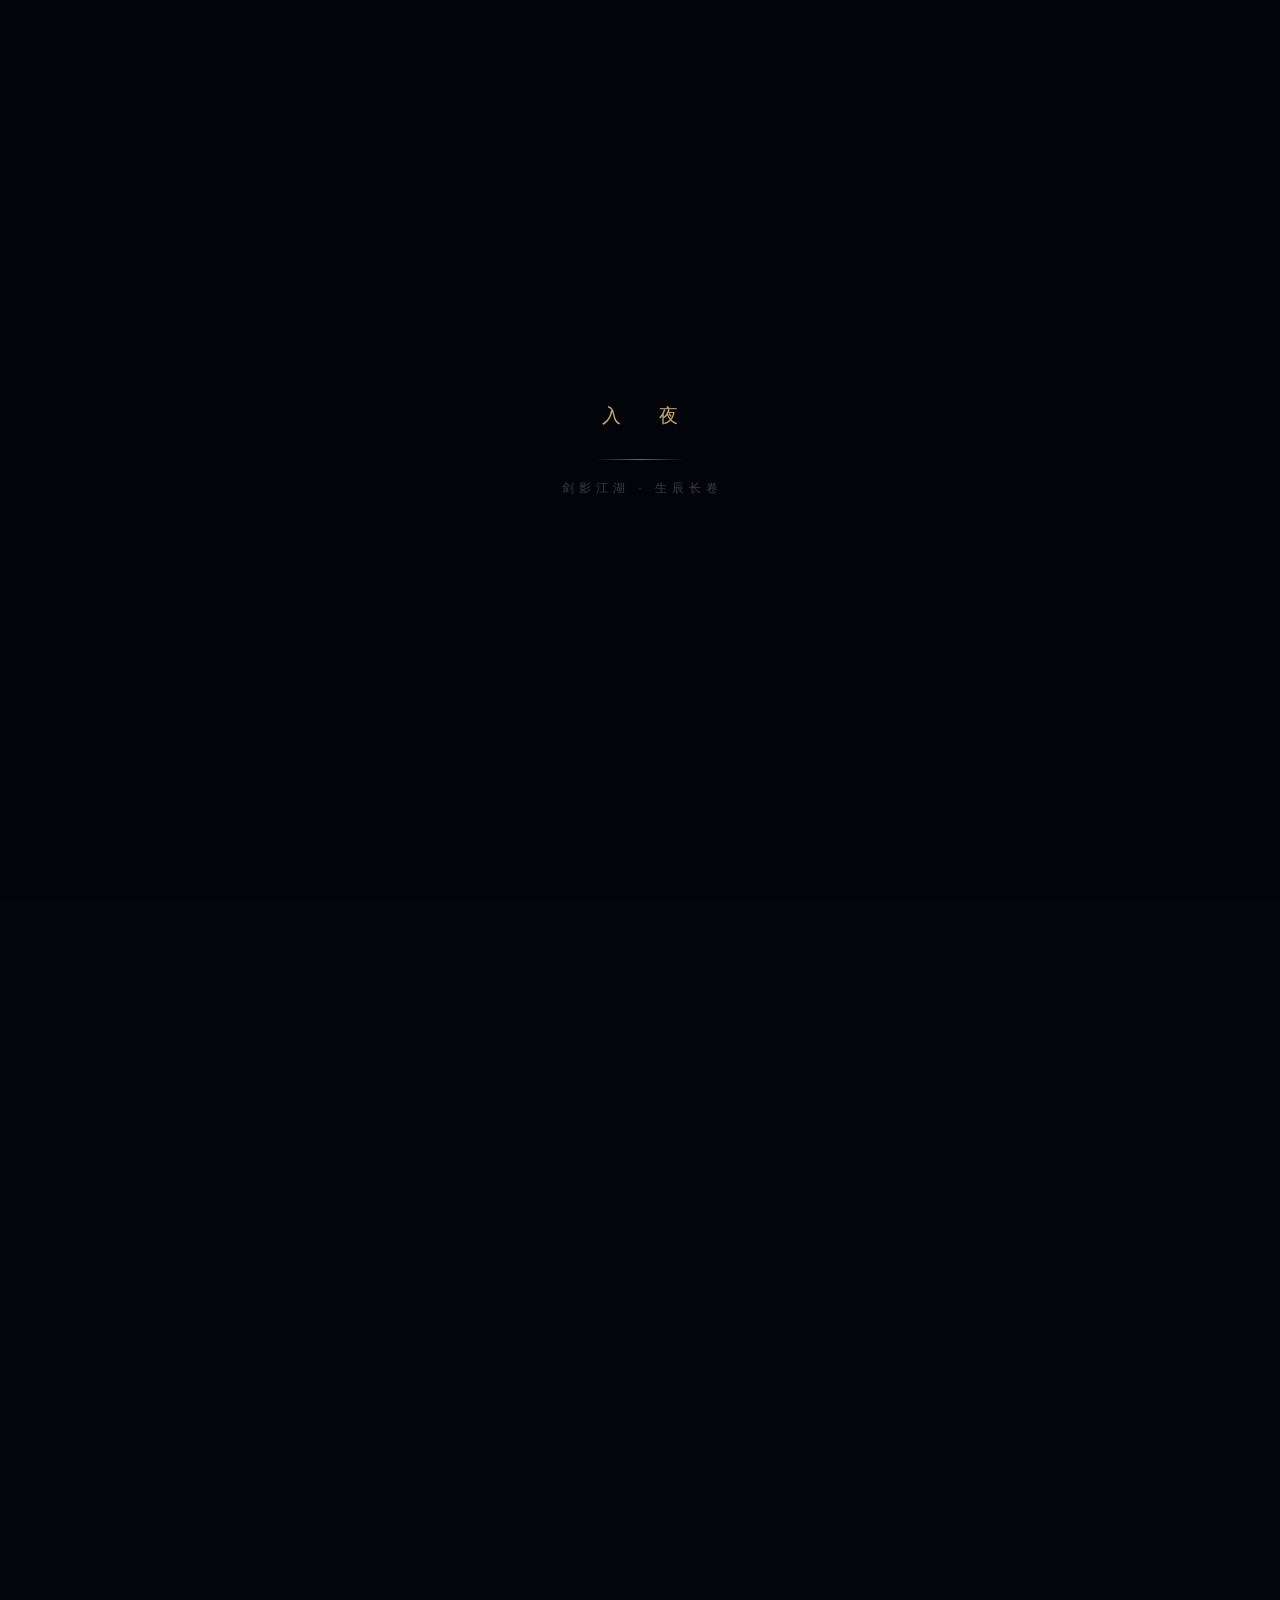
<file: index.html>
<!doctype html>
<html lang="zh-CN">
<head>
<meta charset="utf-8">
<meta name="viewport" content="width=device-width,initial-scale=1,viewport-fit=cover">
<title>剑影江湖 · 夜起</title>
<style>
  :root{
    --ink:#04060b;
    --gold:#e8c887;
    --gold-hi:#fff6dc;
    --gold-deep:#a97c26;
    --cin:#b23a2f;
    --kaiti:"Kaiti SC","STKaiti","KaiTi","楷体","Songti SC","SimSun","Noto Serif SC",serif;
  }
  *{margin:0;padding:0;box-sizing:border-box}
  html,body{height:100%}
  body{
    background:var(--ink);color:#eee;overflow-x:clip;
    font-family:var(--kaiti);
    -webkit-font-smoothing:antialiased;
    text-rendering:optimizeLegibility;
  }
  body.lock{overflow:hidden;height:100vh}

  /* ---------- 背景画布 ---------- */
  #sky,#ink{position:fixed;left:0;top:0;width:100vw;height:100vh;display:block}
  #sky{z-index:1}
  #ink{z-index:8;pointer-events:none}

  /* ---------- 远山（三层视差） ---------- */
  #mt{position:fixed;inset:0;z-index:2;pointer-events:none;will-change:transform}
  #mt i{position:absolute;left:-6%;right:-6%;bottom:0;display:block;
        transform-origin:50% 100%;transition:transform .6s cubic-bezier(.22,.61,.36,1);
        filter:drop-shadow(0 -1px 16px rgba(140,170,235,.10))}
  #mt .l1{height:34vh;background:#16233d;opacity:.92;filter:blur(2.5px) drop-shadow(0 -1px 18px rgba(140,170,235,.12));
    clip-path:polygon(0% 100%,0% 62%,7% 52%,13% 60%,20% 44%,27% 55%,34% 40%,41% 53%,48% 36%,55% 50%,62% 39%,69% 54%,76% 45%,84% 58%,91% 47%,100% 60%,100% 100%)}
  #mt .l2{height:26vh;background:#0e1830;filter:blur(1.1px);
    clip-path:polygon(0% 100%,0% 70%,9% 58%,17% 72%,26% 52%,34% 68%,43% 50%,52% 66%,61% 48%,70% 64%,79% 54%,88% 70%,100% 58%,100% 100%)}
  #mt .l3{height:17vh;background:#080e1b;
    clip-path:polygon(0% 100%,0% 78%,11% 64%,22% 80%,33% 60%,44% 76%,56% 58%,67% 74%,78% 62%,89% 78%,100% 66%,100% 100%)}

  /* 山脚雾带 */
  #hz{
    position:fixed;left:-4%;right:-4%;bottom:0;height:48vh;z-index:3;pointer-events:none;
    background:
      radial-gradient(ellipse 66% 78% at 50% 100%,rgba(126,158,214,.20),rgba(96,126,180,.07) 46%,transparent 74%),
      radial-gradient(ellipse 34% 42% at 22% 96%,rgba(150,180,235,.10),transparent 70%),
      radial-gradient(ellipse 30% 38% at 78% 98%,rgba(150,180,235,.09),transparent 70%);
    mix-blend-mode:screen;
  }

  /* ---------- 文字舞台 ---------- */
  #stage{position:fixed;inset:0;z-index:10;pointer-events:none;
         display:flex;flex-direction:column;align-items:center;justify-content:center;
         will-change:transform,opacity}

  #kicker{
    font-size:clamp(11px,1.15vw,14px);letter-spacing:.62em;text-indent:.62em;
    color:rgba(232,200,135,.62);opacity:0;
    margin-bottom:2.4vh;
  }
  #kicker b{color:rgba(232,200,135,.9);font-weight:400}

  /* 标题由画布绘制，这里只留一个隐形占位保证布局与可访问性 */
  #titlewrap{position:relative;display:block}
  #titlebox{position:relative;width:600px;height:220px}
  #titlebox h1{
    position:absolute;left:50%;top:50%;transform:translate(-50%,-50%);
    font-size:1px;color:transparent;pointer-events:none;white-space:nowrap;
  }

  #rule{
    width:0;height:1px;margin:3.2vh 0 2.6vh;
    background:linear-gradient(90deg,transparent,rgba(232,200,135,.62) 22%,rgba(255,246,220,.92) 50%,rgba(232,200,135,.62) 78%,transparent);
    opacity:0;
  }
  #sub{
    font-size:clamp(12px,1.32vw,17px);letter-spacing:.46em;text-indent:.46em;
    color:rgba(224,232,246,.52);opacity:0;
  }
  #sub em{font-style:normal;color:rgba(232,200,135,.86)}

  /* 印章 */
  #seal{
    position:absolute;right:-40px;bottom:2px;
    width:clamp(40px,3.9vw,54px);height:clamp(40px,3.9vw,54px);
    border:1.5px solid rgba(206,74,60,.88);border-radius:2px;
    display:grid;grid-template-columns:1fr 1fr;align-items:center;justify-items:center;
    color:rgba(214,86,70,.95);font-size:clamp(12px,1.28vw,17px);line-height:1;
    padding:clamp(3px,.45vw,6px);
    text-shadow:0 0 14px rgba(206,74,60,.55);
    opacity:0;transform:rotate(-7deg) scale(1.9);
  }
  #seal span{display:block}

  /* ---------- 滚动提示 ---------- */
  #hint{
    position:fixed;left:50%;bottom:4.2vh;transform:translateX(-50%);
    z-index:11;display:flex;flex-direction:column;align-items:center;gap:10px;
    font-size:clamp(10px,1vw,12px);letter-spacing:.5em;text-indent:.5em;
    color:rgba(224,232,246,.34);opacity:0;pointer-events:none;
  }
  #hint i{display:block;width:1px;height:34px;
    background:linear-gradient(180deg,rgba(232,200,135,.8),rgba(232,200,135,0));
    animation:drop 2.6s cubic-bezier(.4,0,.2,1) infinite}
  @keyframes drop{
    0%{transform:translateY(-8px) scaleY(.2);opacity:0}
    35%{opacity:1}
    100%{transform:translateY(16px) scaleY(1);opacity:0}
  }

  /* ---------- 角标 ---------- */
  #topbar{
    position:fixed;left:0;right:0;top:0;z-index:12;pointer-events:none;
    display:flex;justify-content:space-between;align-items:center;
    padding:clamp(18px,3vh,34px) clamp(20px,3.2vw,46px);
    font-size:clamp(10px,.98vw,12px);letter-spacing:.34em;
    color:rgba(224,232,246,.30);opacity:0;
  }
  #topbar .n{color:rgba(232,200,135,.72)}

  /* ---------- 质感层 ---------- */
  #grain{
    position:fixed;inset:0;z-index:40;pointer-events:none;
    mix-blend-mode:overlay;opacity:.30;
    background-image:url("data:image/svg+xml,%3Csvg xmlns='http://www.w3.org/2000/svg' width='200' height='200'%3E%3Cfilter id='n'%3E%3CfeTurbulence type='fractalNoise' baseFrequency='0.82' numOctaves='3' stitchTiles='stitch'/%3E%3CfeColorMatrix type='saturate' values='0'/%3E%3C/filter%3E%3Crect width='200' height='200' filter='url(%23n)' opacity='0.55'/%3E%3C/svg%3E");
    background-size:200px 200px;
  }
  #vig{
    position:fixed;inset:0;z-index:41;pointer-events:none;
    background:
      radial-gradient(ellipse 78% 66% at 50% 46%,transparent 32%,rgba(2,3,8,.42) 72%,rgba(1,2,6,.9) 100%),
      linear-gradient(180deg,rgba(2,3,8,.55),transparent 22%,transparent 74%,rgba(1,2,6,.72));
  }
  #bleed{
    position:fixed;inset:0;z-index:42;pointer-events:none;
    background:radial-gradient(ellipse 46% 40% at 50% 50%,rgba(255,206,130,.05),transparent 70%);
    mix-blend-mode:screen;
  }

  /* ---------- 入场闸门 ---------- */
  #gate{
    position:fixed;inset:0;z-index:80;background:#03040a;cursor:pointer;
    display:flex;flex-direction:column;align-items:center;justify-content:center;
    transition:opacity 1.15s ease,visibility 1.15s;
  }
  #gate.off{opacity:0;visibility:hidden;pointer-events:none}
  #gate .g1{
    font-size:clamp(13px,1.5vw,19px);letter-spacing:.9em;text-indent:.9em;
    color:rgba(232,200,135,.86);
    animation:breathe 3.4s ease-in-out infinite;
  }
  #gate .g2{
    margin-top:2.2vh;font-size:clamp(10px,.98vw,12px);letter-spacing:.42em;text-indent:.42em;
    color:rgba(224,232,246,.26);
  }
  @keyframes breathe{0%,100%{opacity:.42}50%{opacity:1}}
  #gate .ln{width:clamp(60px,7vw,110px);height:1px;margin-top:3.4vh;
    background:linear-gradient(90deg,transparent,rgba(232,200,135,.5),transparent)}

  /* ---------- 章节 ---------- */
  .act{position:fixed;inset:0;z-index:10;pointer-events:none;opacity:0;
    display:flex;flex-direction:column;align-items:center;justify-content:center;
    will-change:opacity,transform}
  .act .cap{
    font-size:clamp(26px,4.2vw,52px);letter-spacing:.36em;text-indent:.36em;
    background:linear-gradient(180deg,#fff9e6,#f2d9a6 40%,#c9a05a 96%);
    -webkit-background-clip:text;background-clip:text;color:transparent;
    filter:drop-shadow(0 0 24px rgba(255,206,130,.45));
  }
  .act .cap-line{width:min(36vw,290px);height:1px;margin:3.2vh 0 2.4vh;
    background:linear-gradient(90deg,transparent,rgba(232,200,135,.72),transparent)}
  .act .say{font-size:clamp(12px,1.45vw,17px);letter-spacing:.34em;text-indent:.34em;
    color:rgba(224,232,246,.60);line-height:2.1;text-align:center}
  .act .say b{font-weight:400;color:rgba(240,214,160,.92)}
  .act .idx{position:absolute;top:13vh;left:50%;transform:translateX(-50%);
    font-size:11px;letter-spacing:.56em;text-indent:.56em;color:rgba(232,200,135,.42)}

  /* ---------- 第五幕 光岳楼（WebGL 粒子） ---------- */
  #lh{position:fixed;inset:0;z-index:9;pointer-events:none;display:block;will-change:opacity}
  #lhTitle{position:fixed;left:0;right:0;top:7.2vh;z-index:15;text-align:center;
    font-size:11px;letter-spacing:.62em;text-indent:.62em;color:rgba(232,200,135,.42);
    opacity:0;pointer-events:none}
  #lhFoot{position:fixed;left:0;right:0;bottom:7vh;z-index:15;text-align:center;
    font-size:11px;letter-spacing:.34em;text-indent:.34em;color:rgba(232,200,135,.40);
    opacity:0;pointer-events:none}
  #lhFoot em{font-style:normal;color:rgba(255,226,170,.80)}
  #bdTitle,#bdFoot{position:fixed;left:0;right:0;z-index:15;text-align:center;
    font-size:11px;letter-spacing:.62em;text-indent:.62em;color:rgba(232,200,135,.50);
    opacity:0;pointer-events:none}
  #bdTitle{top:7.2vh}
  #bdFoot{bottom:7vh;letter-spacing:.34em;text-indent:.34em;color:rgba(232,200,135,.44)}
  #bdFoot em{font-style:normal;color:rgba(255,226,170,.85)}

  /* ---------- 第五幕 信笺 ---------- */
  #letter{position:fixed;inset:0;z-index:12;display:flex;align-items:center;justify-content:center;
    pointer-events:none;opacity:0}
  #letter .wrap{position:relative;width:min(80vw,740px);height:min(74vh,600px)}
  #letter .rod{position:absolute;left:-3%;right:-3%;height:11px;border-radius:6px;
    background:linear-gradient(180deg,#6b5130,#402d17 42%,#20160b);
    box-shadow:0 6px 18px rgba(0,0,0,.7),inset 0 1px 0 rgba(255,226,168,.28)}
  #letter .rod.t{top:-6px}
  #letter .rod.b{bottom:-6px}
  #letter .paper{
    position:absolute;inset:0;
    background:linear-gradient(158deg,#fcf7ea,#f4ebd6 55%,#eadfc4);
    box-shadow:0 26px 80px rgba(0,0,0,.7),inset 0 0 0 1px rgba(120,100,70,.35);
    clip-path:inset(0 0 100% 0);
    padding:7% 9%;overflow:hidden;
  }
  #letter .inner{position:absolute;inset:7% 9%;display:flex;flex-direction:column}
  #letter .tl{font-size:clamp(14px,1.7vw,20px);letter-spacing:.5em;color:#5b4a32;
    border-bottom:1px solid rgba(150,120,80,.35);padding-bottom:12px;margin-bottom:18px}
  #letter .body{flex:1;overflow:hidden}
  #letter .line{font-size:clamp(13px,1.55vw,18px);line-height:2.35;color:#3d3122;
    letter-spacing:.06em;margin-bottom:.4em;min-height:1em}
  #letter .ch{opacity:0;display:inline-block}
  #letter .foot{margin-top:auto;text-align:right;font-size:clamp(12px,1.4vw,16px);
    color:#5b4a32;line-height:2;opacity:0}
  #letter .foot i{display:block;font-style:normal;font-size:.82em;color:#7b6a50}
  #letter .seal{position:absolute;right:7%;bottom:9%;width:clamp(46px,5vw,64px);height:clamp(46px,5vw,64px);
    border:2px solid rgba(178,58,47,.85);border-radius:2px;display:grid;
    grid-template-columns:1fr 1fr;place-items:center;padding:4px;
    color:rgba(178,58,47,.95);font-size:clamp(13px,1.5vw,19px);line-height:1;
    transform:rotate(-6deg) scale(1.9);opacity:0;mix-blend-mode:multiply}
  #letter .endline{position:absolute;left:0;right:0;bottom:-9vh;text-align:center;
    font-size:12px;letter-spacing:.5em;text-indent:.5em;color:rgba(232,200,135,.55);opacity:0}

  /* ---------- 章节导航 ---------- */
  #rail{position:fixed;right:clamp(14px,2.4vw,34px);top:50%;transform:translateY(-50%);
    z-index:13;display:flex;flex-direction:column;gap:16px;pointer-events:none;opacity:0}
  #rail b{display:block;width:5px;height:5px;border-radius:50%;
    background:rgba(224,232,246,.22);transition:all .45s ease;margin:0 auto}
  #rail span{display:block;font-size:10px;letter-spacing:.2em;color:rgba(232,200,135,0);
    transition:color .45s ease;text-align:center;margin-top:4px}
  #rail .on b{background:rgba(255,226,150,.95);box-shadow:0 0 12px rgba(255,206,130,.9);transform:scale(1.5)}
  #rail .on span{color:rgba(232,200,135,.8)}

  /* ---------- 后续幕占位（让页面可以滚） ---------- */
  #spacer{height:1300vh;position:relative;z-index:0}
  /* ---- 信笺排版补丁 ---- */
  #letter .paper{display:flex;flex-direction:column;box-shadow:0 0 120px rgba(0,0,0,.55),0 0 0 1px rgba(120,95,55,.35) inset;filter:brightness(.70) saturate(.96)}
  #letter .inner{flex:1;min-height:0;display:flex;flex-direction:column}
  #letter .foot{margin-top:auto;text-align:right;padding-right:0}
  #letter .seal{position:static!important;align-self:flex-end;margin:6px 9% 2.2% 0;
    transform:rotate(-6deg);}
  #letter .body{font-size:clamp(15px,1.72vh,20px);line-height:2.15}</style>
</head>
<body class="lock">

<canvas id="sky"></canvas>
<div id="mt"><i class="l1"></i><i class="l2"></i><i class="l3"></i></div>
<div id="hz"></div>
<canvas id="lh" width="2" height="2"></canvas>
<canvas id="ink"></canvas>

<div id="stage">
  <div id="kicker">第 一 幕 · <b>夜 起</b></div>
  <div id="titlewrap">
    <div id="titlebox"><h1>剑影江湖</h1></div>
    <div id="seal"><span>夜</span><span>起</span></div>
  </div>
  <div id="rule"></div>
  <div id="sub">以 指 为 剑 · <em>划 开 此 夜</em></div>
</div>

<div id="topbar"><span>剑 影 江 湖</span><span><span class="n" id="topact">壹</span> / 柒</span></div>
<div id="hint"><span>向 下 滚 动</span><i></i></div>

<section class="act" data-a="1">
  <div class="idx">第 二 幕</div>
  <div class="cap">竹 影</div>
  <div class="cap-line"></div>
  <div class="say">风过竹林，像有人在说悄悄话<br><b>她没听见，但风记住了</b></div>
</section>

<section class="act" data-a="2">
  <div class="idx">第 三 幕</div>
  <div class="cap">剑 冢</div>
  <div class="cap-line"></div>
  <div class="say">二十四柄旧剑，等了二十四场雪<br><b>它们都在等一个值得出鞘的人</b></div>
</section>

<section class="act" data-a="3">
  <div class="idx">第 四 幕</div>
  <div class="cap">焚 香</div>
  <div class="cap-line"></div>
  <div class="say">一炷一念<br><b>点到第五炷，愿望就成了</b></div>
</section>


<section class="act" data-a="4">
  <div class="idx">第 五 幕</div>
  <div class="cap-line" style="margin-top:34vh"></div>
  <div class="say" id="goldSay" style="opacity:0">愿你遍历山河，仍觉人间值得<br><b>愿你剑心通明，所行皆作坦途</b></div>
</section>



<div id="lhTitle">第 五 幕 · <b>光 岳 楼</b></div>
<div id="lhFoot"><em>移 动 指 尖</em> · 光 尘 如 水 &nbsp;|&nbsp; <em>轻 点</em> · 万 点 齐 飞</div>
<div id="bdTitle">第 六 幕 · <b>生 辰</b></div>
<div id="bdFoot">今 天 · <em>是 你 的 日 子</em></div>

<div id="letter">
  <div class="wrap">
    <div class="rod t"></div>
    <div class="paper" id="paper">
      <div class="inner">
        <div class="tl" id="letterTl">致 你</div>
        <div class="body" id="letterBody"></div>
        <div class="foot" id="letterFoot"></div>
      </div>
      <div class="seal" id="letterSeal"><span>见</span><span>字</span><span>如</span><span>面</span></div>
    </div>
    <div class="rod b"></div>
    <div class="endline" id="letterEnd">剑 影 江 湖 · 全 剧 终</div>
  </div>
</div>

<nav id="rail">
  <div class="on"><b></b><span>壹</span></div>
  <div><b></b><span>贰</span></div>
  <div><b></b><span>叁</span></div>
  <div><b></b><span>肆</span></div>
  <div><b></b><span>伍</span></div>
  <div><b></b><span>陆</span></div>
  <div><b></b><span>柒</span></div>
</nav>

<div id="bleed"></div>
<div id="grain"></div>
<div id="vig"></div>
<div id="spacer"></div>

<div id="gate">
  <div class="g1">入 夜</div>
  <div class="ln"></div>
  <div class="g2">剑影江湖 · 生辰长卷</div>
</div>

<script src="配置.js"></script>
<script src="assets/three-embed.js"></script>
<script src="assets/lighthouse.js"></script>
<script>
(function(){
'use strict';

/* ==================== 基础 ==================== */
var DPR = Math.min(2, window.devicePixelRatio || 1);
var W = 0, H = 0;
var sky = document.getElementById('sky'), sc = sky.getContext('2d');
var ink = document.getElementById('ink'), ic = ink.getContext('2d');
var stage = document.getElementById('stage');
var gate = document.getElementById('gate');
var mt = document.getElementById('mt');
var kicker = document.getElementById('kicker');
var rule = document.getElementById('rule');
var sub = document.getElementById('sub');
var seal = document.getElementById('seal');
var hint = document.getElementById('hint');
var topbar = document.getElementById('topbar');

var T0 = null, T = 0, running = false, started = false;

var mx = 0, my = 0, smx = 0, smy = 0, tgx = 0, tgy = 0;

var TITLE = ['剑','影','江','湖'];

function clamp01(v){ return v < 0 ? 0 : (v > 1 ? 1 : v); }
function ease(t){ t = clamp01(t); return t * t * (3 - 2 * t); }
function easeOut(t){ t = clamp01(t); return 1 - Math.pow(1 - t, 3); }
function lerp(a, b, t){ return a + (b - a) * t; }
function rng(seed){
  var s = seed >>> 0;
  return function(){ s = (s * 1664525 + 1013904223) >>> 0; return s / 4294967296; };
}

/* ==================== 尺寸 ==================== */
function resize(){
  W = window.innerWidth; H = window.innerHeight;
  [sky, ink].forEach(function(cv){
    cv.width = Math.round(W * DPR);
    cv.height = Math.round(H * DPR);
    cv.style.width = W + 'px';
    cv.style.height = H + 'px';
  });
  sc.setTransform(DPR, 0, 0, DPR, 0, 0);
  ic.setTransform(DPR, 0, 0, DPR, 0, 0);
  buildChars();
}

/* ==================== 静态元素 ==================== */
var stars = [], dust = [], mists = [];
(function buildStatic(){
  var r = rng(20260905), i;
  for (i = 0; i < 320; i++){
    stars.push({
      x: r(), y: r() * 0.70,
      rr: 0.35 + r() * 1.15,
      p: r() * Math.PI * 2,
      sp: 0.5 + r() * 1.5,
      a: 0.18 + r() * 0.62
    });
  }
  for (i = 0; i < 70; i++){
    dust.push({
      x: r(), y: r(),
      rr: 0.5 + r() * 1.5,
      p: r() * Math.PI * 2,
      sp: 0.12 + r() * 0.4,
      v: 0.006 + r() * 0.016,
      a: 0.10 + r() * 0.34
    });
  }
  for (i = 0; i < 6; i++){
    mists.push({
      x: r() * 1.2 - 0.1, y: 0.48 + r() * 0.34,
      w: 0.42 + r() * 0.5, h: 0.05 + r() * 0.07,
      sp: 0.004 + r() * 0.012,
      a: 0.035 + r() * 0.05
    });
  }
})();

/* ==================== 书法字 ==================== */
var chars = [];

/* 纸墨噪点（用来给字面加肌理） */
var noiseCanvas = (function(){
  var c = document.createElement('canvas');
  c.width = 128; c.height = 128;
  var x = c.getContext('2d');
  var d = x.createImageData(128, 128);
  var r = rng(9182);
  for (var i = 0; i < 128 * 128; i++){
    var v = 118 + (r() - 0.5) * 165;
    d.data[i * 4] = v; d.data[i * 4 + 1] = v; d.data[i * 4 + 2] = v; d.data[i * 4 + 3] = 255;
  }
  x.putImageData(d, 0, 0);
  return c;
})();

function measureFont(size){
  ic.font = size + 'px ' + getComputedStyle(document.body).fontFamily;
}

function buildChars(){
  chars = [];
  var size = Math.min(W / 6.1, H * 0.215);
  if (size < 34) size = Math.max(28, W / 7.4);
  var fam = getComputedStyle(document.body).fontFamily;
  var font = size + 'px ' + fam;

  var pad = Math.round(size * 0.20);
  var cw = Math.round(size + pad * 2);
  var ch = Math.round(size * 1.16 + pad * 2);

  var gap = size * 0.16;
  var totalW = 0, i, m;
  var meas = document.createElement('canvas').getContext('2d');
  meas.font = font;
  var widths = [];
  for (i = 0; i < TITLE.length; i++){
    m = meas.measureText(TITLE[i]);
    widths.push(m.width);
    totalW += Math.max(widths[i], size * 0.92);
  }
  totalW += gap * (TITLE.length - 1);

  // 先给标题预留版面高度，再由 flex 决定它的屏幕位置
  var box = document.getElementById('titlebox');
  box.style.width = Math.round(totalW) + 'px';
  box.style.height = Math.round(size * 1.36) + 'px';
  stage.style.transform = 'none';
  var rect = box.getBoundingClientRect();
  var cyBase = rect.top + rect.height / 2;
  var cx0 = rect.left + rect.width / 2;
  var cur = cx0 - totalW / 2;

  for (i = 0; i < TITLE.length; i++){
    var cwI = Math.max(widths[i], size * 0.92);
    var cv = document.createElement('canvas');
    cv.width = Math.round(cw * DPR);
    cv.height = Math.round(ch * DPR);
    var cx = cv.getContext('2d');
    cx.scale(DPR, DPR);
    cx.font = font;
    cx.textAlign = 'center';
    cx.textBaseline = 'middle';
    cx.fillStyle = '#fff';
    cx.fillText(TITLE[i], cw / 2, ch / 2 - size * 0.02);

    // 鎏金染色
    cx.globalCompositeOperation = 'source-in';
    var gg = cx.createLinearGradient(0, ch * 0.08, 0, ch * 0.92);
    gg.addColorStop(0, '#fff9e6');
    gg.addColorStop(0.32, '#f3d99a');
    gg.addColorStop(0.62, '#e2bc74');
    gg.addColorStop(0.86, '#c99a4c');
    gg.addColorStop(1, '#a87c33');
    cx.fillStyle = gg;
    cx.fillRect(0, 0, cw, ch);

    // 纸墨肌理（只落在笔画上）
    cx.globalCompositeOperation = 'source-atop';
    cx.globalAlpha = 0.26;
    var pat = cx.createPattern(noiseCanvas, 'repeat');
    if (pat){ cx.fillStyle = pat; cx.fillRect(0, 0, cw, ch); }
    cx.globalAlpha = 1;
    cx.globalCompositeOperation = 'source-over';

    var tmp = document.createElement('canvas');
    tmp.width = cv.width; tmp.height = cv.height;
    var tc = tmp.getContext('2d');
    tc.scale(DPR, DPR);

    chars.push({
      cv: cv, tc: tc, tmp: tmp,
      cw: cw, ch: ch,
      dx: Math.round(cur + cwI / 2 - cw / 2),
      dy: Math.round(cyBase - ch / 2),
      size: size,
      seedX: 0.30 + (i % 2) * 0.10,
      seedY: 0.34 + ((i + 1) % 2) * 0.10,
      revealR: size * 1.30
    });
    cur += cwI + gap;
  }
}

var CH_T0 = 2.05, CH_GAP = 0.86, CH_DUR = 0.80;

function charProgress(i, t){
  return clamp01((t - (CH_T0 + i * CH_GAP)) / CH_DUR);
}

function drawChar(i, p){
  var c = chars[i];
  if (!c || p <= 0) return;
  var e = ease(p);
  var cwD = c.cw * DPR, chD = c.ch * DPR;
  var sx = c.seedX * cwD, sy = c.seedY * chD;
  var R = Math.max(0.01, e * c.revealR * DPR);
  var tc = c.tc;

  /* ---- 1) 生成「墨滴扩散」遮罩后的字 ---- */
  tc.save();
  tc.setTransform(1, 0, 0, 1, 0, 0);
  tc.clearRect(0, 0, c.tmp.width, c.tmp.height);
  tc.drawImage(c.cv, 0, 0);
  tc.globalCompositeOperation = 'destination-in';
  var g = tc.createRadialGradient(sx, sy, Math.max(0, R * 0.70), sx, sy, R);
  g.addColorStop(0, 'rgba(0,0,0,1)');
  g.addColorStop(0.78, 'rgba(0,0,0,0.97)');
  g.addColorStop(1, 'rgba(0,0,0,0)');
  tc.fillStyle = g;
  tc.fillRect(0, 0, cwD, chD);
  tc.restore();

  /* ---- 2) 墨晕：被遮罩层模糊铺底 ---- */
  ic.save();
  ic.globalAlpha = 0.30 + 0.34 * e;
  if ('filter' in ic) ic.filter = 'blur(' + (c.size * 0.075).toFixed(1) + 'px)';
  ic.drawImage(c.tmp, c.dx, c.dy, c.cw, c.ch);
  if ('filter' in ic) ic.filter = 'none';
  ic.restore();

  /* ---- 3) 字身 ---- */
  ic.save();
  ic.drawImage(c.tmp, c.dx, c.dy, c.cw, c.ch);
  ic.restore();

  /* ---- 4) 湿润边缘 ---- */
  if (p < 0.995 && R > 4){
    tc.save();
    tc.setTransform(1, 0, 0, 1, 0, 0);
    tc.clearRect(0, 0, c.tmp.width, c.tmp.height);
    tc.drawImage(c.cv, 0, 0);
    tc.globalCompositeOperation = 'destination-in';
    var w = Math.max(3, R * 0.13);
    var g2 = tc.createRadialGradient(sx, sy, Math.max(0, R - w), sx, sy, R + w * 0.4);
    g2.addColorStop(0, 'rgba(0,0,0,0)');
    g2.addColorStop(0.5, 'rgba(0,0,0,1)');
    g2.addColorStop(1, 'rgba(0,0,0,0)');
    tc.fillStyle = g2;
    tc.fillRect(0, 0, cwD, chD);
    tc.restore();

    ic.save();
    ic.globalCompositeOperation = 'lighter';
    ic.globalAlpha = 0.90 * (1 - e) + 0.10;
    ic.drawImage(c.tmp, c.dx, c.dy, c.cw, c.ch);
    ic.restore();
  }
}

/* ==================== 灯光 / 孔明灯 ==================== */
function lanternPos(t){
  // 从右上方远远飘来，缓慢左下移
  var k = clamp01((t - 1.2) / 28);
  var x = lerp(W * 0.905, W * 0.72, ease(k)) + Math.sin(t * 0.42) * W * 0.010;
  var y = lerp(H * 0.135, H * 0.255, ease(k)) + Math.sin(t * 0.31 + 1.2) * H * 0.009;
  return { x: x, y: y, k: clamp01((t - 1.2) / 1.4) };
}

function drawLantern(t){
  var p = lanternPos(t);
  if (p.k <= 0.002) return;
  var a = p.k;
  var s = Math.min(W, H) * 0.032;
  ic.save();
  ic.translate(p.x, p.y);
  ic.globalAlpha = a;

  // 外晕
  var R = s * 7.5;
  var g = ic.createRadialGradient(0, 0, 0, 0, 0, R);
  g.addColorStop(0, 'rgba(255,206,132,.55)');
  g.addColorStop(0.18, 'rgba(255,176,84,.24)');
  g.addColorStop(0.48, 'rgba(255,150,60,.075)');
  g.addColorStop(1, 'rgba(255,140,50,0)');
  ic.globalCompositeOperation = 'lighter';
  ic.fillStyle = g;
  ic.beginPath(); ic.arc(0, 0, R, 0, 6.2832); ic.fill();

  // 灯体
  ic.globalCompositeOperation = 'source-over';
  var wob = Math.sin(t * 1.7) * 0.06;
  ic.save();
  ic.rotate(wob);
  var bg = ic.createLinearGradient(0, -s * 1.15, 0, s * 1.15);
  bg.addColorStop(0, 'rgba(255,238,196,.95)');
  bg.addColorStop(0.42, 'rgba(255,196,110,.92)');
  bg.addColorStop(1, 'rgba(226,120,46,.78)');
  ic.fillStyle = bg;
  ic.beginPath();
  if (ic.roundRect) { ic.roundRect(-s * 0.62, -s * 0.72, s * 1.24, s * 1.44, s * 0.34); }
  else {
    ic.moveTo(-s * 0.62, -s * 0.4);
    ic.quadraticCurveTo(-s * 0.62, -s * 0.78, 0, -s * 0.78);
    ic.quadraticCurveTo(s * 0.62, -s * 0.78, s * 0.62, -s * 0.4);
    ic.lineTo(s * 0.62, s * 0.4);
    ic.quadraticCurveTo(s * 0.62, s * 0.78, 0, s * 0.78);
    ic.quadraticCurveTo(-s * 0.62, s * 0.78, -s * 0.62, s * 0.4);
    ic.closePath();
  }
  ic.fill();
  // 灯芯
  var f = (0.72 + Math.sin(t * 9.1) * 0.12 + Math.sin(t * 5.3) * 0.08) * s * 0.36;
  var fg = ic.createRadialGradient(0, s * 0.30, 0, 0, s * 0.30, f * 2.2);
  fg.addColorStop(0, 'rgba(255,255,236,1)');
  fg.addColorStop(0.35, 'rgba(255,226,150,.85)');
  fg.addColorStop(1, 'rgba(255,180,80,0)');
  ic.globalCompositeOperation = 'lighter';
  ic.fillStyle = fg;
  ic.beginPath(); ic.arc(0, s * 0.30, f * 2.2, 0, 6.2832); ic.fill();
  ic.restore();
  ic.restore();
}

/* ==================== 画天空 ==================== */
function drawSky(t){
  sc.clearRect(0, 0, W, H);

  // 夜空渐变
  var bg = sc.createLinearGradient(0, 0, W * 0.25, H);
  bg.addColorStop(0, '#05070e');
  bg.addColorStop(0.42, '#070b16');
  bg.addColorStop(0.74, '#0a0f1c');
  bg.addColorStop(1, '#05070d');
  sc.fillStyle = bg;
  sc.fillRect(0, 0, W, H);

  var dT = clamp01((t - 0.35) / 1.6);

  // 星
  sc.save();
  sc.globalCompositeOperation = 'lighter';
  for (var i = 0; i < stars.length; i++){
    var s = stars[i];
    var tw = 0.55 + 0.45 * Math.sin(t * s.sp + s.p);
    var a = s.a * tw * dT * (1 - s.y * 0.55);
    if (a <= 0.004) continue;
    var x = s.x * W + smx * (6 + s.y * 14);
    var y = s.y * H * 0.98 + smy * (4 + s.y * 10);
    sc.fillStyle = 'rgba(214,228,255,' + a.toFixed(3) + ')';
    sc.beginPath(); sc.arc(x, y, s.rr, 0, 6.2832); sc.fill();
  }
  sc.restore();

  // 月
  var mo = clamp01((t - 0.45) / 2.6);
  var mr = easeOut(mo);
  var mxp = W * 0.215 + smx * 10, myp = H * 0.225 + smy * 8 - (1 - mr) * H * 0.05;
  var mrad = Math.min(W, H) * 0.062;
  sc.save();
  sc.globalCompositeOperation = 'lighter';
  var hal = sc.createRadialGradient(mxp, myp, mrad * 0.6, mxp, myp, mrad * 7.2);
  hal.addColorStop(0, 'rgba(255,236,196,' + (0.20 * mr).toFixed(3) + ')');
  hal.addColorStop(0.24, 'rgba(255,214,150,' + (0.075 * mr).toFixed(3) + ')');
  hal.addColorStop(0.62, 'rgba(190,176,190,' + (0.022 * mr).toFixed(3) + ')');
  hal.addColorStop(1, 'rgba(140,150,190,0)');
  sc.fillStyle = hal;
  sc.beginPath(); sc.arc(mxp, myp, mrad * 7.2, 0, 6.2832); sc.fill();
  sc.restore();

  sc.save();
  sc.globalAlpha = mr;
  var mg = sc.createRadialGradient(mxp - mrad * 0.3, myp - mrad * 0.34, mrad * 0.1, mxp, myp, mrad);
  mg.addColorStop(0, '#fffdf2');
  mg.addColorStop(0.55, '#f6ecd2');
  mg.addColorStop(0.88, '#e2d3ae');
  mg.addColorStop(1, '#cbbd99');
  sc.fillStyle = mg;
  sc.beginPath(); sc.arc(mxp, myp, mrad, 0, 6.2832); sc.fill();
  sc.restore();

  // 雾带
  var dM = clamp01((t - 0.9) / 2.2);
  sc.save();
  sc.globalCompositeOperation = 'lighter';
  for (var m2 = 0; m2 < mists.length; m2++){
    var mi = mists[m2];
    var mxx = ((mi.x + t * mi.sp) % 1.4 - 0.2) * W;
    var myy = mi.y * H;
    var rw = mi.w * W * 0.5, rh = mi.h * H;
    var mgd = sc.createRadialGradient(mxx, myy, 0, mxx, myy, rw);
    var aa = mi.a * dM;
    mgd.addColorStop(0, 'rgba(150,168,205,' + aa.toFixed(3) + ')');
    mgd.addColorStop(0.5, 'rgba(120,140,180,' + (aa * 0.45).toFixed(3) + ')');
    mgd.addColorStop(1, 'rgba(90,110,150,0)');
    sc.save();
    sc.translate(mxx, myy);
    sc.scale(1, rh / rw);
    sc.translate(-mxx, -myy);
    sc.fillStyle = mgd;
    sc.beginPath(); sc.arc(mxx, myy, rw, 0, 6.2832); sc.fill();
    sc.restore();
  }
  sc.restore();

  // 浮尘
  var dD = clamp01((t - 1.2) / 2.0);
  sc.save();
  sc.globalCompositeOperation = 'lighter';
  for (var d = 0; d < dust.length; d++){
    var du = dust[d];
    var yy = ((du.y - t * du.v) % 1 + 1) % 1;
    var xx = du.x + Math.sin(t * du.sp + du.p) * 0.02;
    var dx2 = xx * W + smx * (10 + yy * 26);
    var dy2 = yy * H * 0.92 + smy * (8 + yy * 18);
    var da = du.a * dD * (0.5 + 0.5 * Math.sin(t * 1.1 + du.p));
    if (da <= 0.004) continue;
    sc.fillStyle = 'rgba(255,226,168,' + da.toFixed(3) + ')';
    sc.beginPath(); sc.arc(dx2, dy2, du.rr, 0, 6.2832); sc.fill();
  }
  sc.restore();
}

/* ==================== 每帧 ==================== */
var lastNow = 0;

function render(t){
  drawSky(t);

  ic.clearRect(0, 0, W, H);
  drawLantern(t);
  for (var i = 0; i < chars.length; i++){
    drawChar(i, charProgress(i, t));
  }
}

function frame(now){
  if (!lastNow) lastNow = now;
  lastNow = now;
  T = T0 === null ? 0 : (now - T0) / 1000;

  // 鼠标视差
  smx += (tgx - smx) * 0.06;
  smy += (tgy - smy) * 0.06;

  render(T);
  applyDOM(T);
  requestAnimationFrame(frame);
}

/* ==================== DOM 层动画 ==================== */
function applyDOM(t){
  var k = ease(clamp01((t - 0.55) / 1.2));
  kicker.style.opacity = k.toFixed(3);

  // 标题画完一个字就有一点震动反馈
  var written = 0;
  for (var i = 0; i < chars.length; i++) if (charProgress(i, t) >= 0.98) written++;

  var rk = ease(clamp01((t - 5.0) / 0.9));
  rule.style.width = (rk * Math.min(W * 0.34, 460)).toFixed(1) + 'px';
  rule.style.opacity = rk.toFixed(3);

  var sk = ease(clamp01((t - 5.45) / 0.9));
  sub.style.opacity = sk.toFixed(3);

  var st = clamp01((t - 5.9) / 0.5);
  if (st > 0){
    seal.style.opacity = (1 - Math.pow(1 - st, 3)).toFixed(3);
    seal.style.transform = 'rotate(-7deg) scale(' + (1.9 - 0.9 * easeOut(st)).toFixed(3) + ')';
  }

  var hk = ease(clamp01((t - 6.4) / 0.9));
  hint.style.opacity = (hk * (0.74 + 0.26 * Math.sin(t * 1.6))).toFixed(3);

  topbar.style.opacity = ease(clamp01((t - 0.8) / 1.4)).toFixed(3);

  // 鼠标视差作用于文字层（极轻）
  stage.style.transform = 'translate3d(' + (smx * -8).toFixed(2) + 'px,' + (smy * -6).toFixed(2) + 'px,0)';
  mt.style.transform = 'translate3d(' + (smx * 16).toFixed(2) + 'px,' + (smy * 10).toFixed(2) + 'px,0)';
}

/* ==================== 音频 ==================== */
var AC = null;
function ac(){
  if (!AC){
    try { AC = new (window.AudioContext || window.webkitAudioContext)(); } catch (e) { AC = null; }
  }
  if (AC && AC.state === 'suspended') AC.resume();
  return AC;
}
function bell(freq, dur, vol){
  var a = ac(); if (!a) return;
  try{
    var t0 = a.currentTime;
    [1, 2.01, 3.02].forEach(function(h, i){
      var o = a.createOscillator(), g = a.createGain();
      o.type = 'sine';
      o.frequency.value = freq * h;
      g.gain.setValueAtTime(0, t0);
      g.gain.linearRampToValueAtTime(vol / (i * 1.8 + 1), t0 + 0.006);
      g.gain.exponentialRampToValueAtTime(0.0001, t0 + dur);
      o.connect(g); g.connect(a.destination);
      o.start(t0); o.stop(t0 + dur + 0.05);
    });
  }catch(e){}
}
function whoosh(vol){
  var a = ac(); if (!a) return;
  try{
    var t0 = a.currentTime, dur = 0.55;
    var len = Math.floor(a.sampleRate * dur);
    var buf = a.createBuffer(1, len, a.sampleRate);
    var d = buf.getChannelData(0);
    for (var i = 0; i < len; i++) d[i] = (Math.random() * 2 - 1) * (1 - i / len);
    var src = a.createBufferSource(); src.buffer = buf;
    var bp = a.createBiquadFilter(); bp.type = 'bandpass'; bp.Q.value = 1.1;
    bp.frequency.setValueAtTime(420, t0);
    bp.frequency.exponentialRampToValueAtTime(2600, t0 + dur * 0.55);
    bp.frequency.exponentialRampToValueAtTime(300, t0 + dur);
    var g = a.createGain(); g.gain.value = vol || 0.10;
    src.connect(bp); bp.connect(g); g.connect(a.destination);
    src.start(t0);
  }catch(e){}
}

/* 随行程敲磬：每个字写完时一声，音高按五声音阶 */
var PENTA = [392.00, 440.00, 523.25, 587.33];
var chimeFlags = [false, false, false, false];
function chimes(t){
  if (!started) return;
  for (var i = 0; i < 4; i++){
    if (!chimeFlags[i] && t > CH_T0 + i * CH_GAP + CH_DUR * 0.92){
      chimeFlags[i] = true;
      bell(PENTA[i] * 0.5, 3.4, 0.055);
      if (i === 3) setTimeout(function(){ whoosh(0.13); bell(PENTA[2] * 0.5, 4.6, 0.05); }, 260);
    }
  }
}

/* ==================== 启动 ==================== */
function start(){
  if (started) return;
  started = true;
  ac();
  T0 = performance.now();
  try{ if (history.scrollRestoration) history.scrollRestoration = 'manual'; window.scrollTo(0, 0); }catch(e){}
  gate.classList.add('off');
  document.body.classList.remove('lock');
}

gate.addEventListener('click', start);
gate.addEventListener('touchstart', function(e){ e.preventDefault(); start(); }, { passive: false });

/* 光岳楼：在“入夜”这一刻就挂载 WebGL，滚到第五幕时已经在跑 */
setTimeout(function(){ try { initLighthouse(); } catch(e){} }, 80);

window.__continue = function(sec){
  start();
  T0 = performance.now() - (sec || 0) * 1000;
  T = sec || 0;
  paintAct(T); paintDOM(T);
};
window.__seek = function(sec, page){
  start();
  T0 = performance.now() - (sec || 0) * 1000;
  T = sec || 0;
  if (page !== undefined) window.scrollTo(0, page * window.innerHeight);
  paintAct(T); paintDOM(T);
};
window.__start = start;

/* 全局鼠标位置（0..1）与点击 */
var MXP = 0.5, MYP = 0.5, TAPN = 0, TAPT = 0;
window.addEventListener('mousemove', function(e){
  MXP = e.clientX / (window.innerWidth || 1);
  MYP = e.clientY / (window.innerHeight || 1);
}, { passive: true });
window.addEventListener('pointerdown', function(){
  if (P > 2.6 && P < 4.0) { TAPN = Math.min(5, TAPN + 1); TAPT = T; }
  if (P > 4.0 && P < 5.9 && LH && LH_OK) LH.burst();
}, { passive: true });

/* 鼠标 / 陀螺仪视差 */
window.addEventListener('mousemove', function(e){
  tgx = (e.clientX / W - 0.5) * 2;
  tgy = (e.clientY / H - 0.5) * 2;
}, { passive: true });
window.addEventListener('mouseleave', function(){ tgx = 0; tgy = 0; });
window.addEventListener('deviceorientation', function(e){
  if (e.gamma == null) return;
  tgx = Math.max(-1, Math.min(1, e.gamma / 30));
  tgy = Math.max(-1, Math.min(1, ((e.beta || 0) - 40) / 40));
});

/* ==================== 章节系统 ==================== */
var P = 0;
var actEls = [].slice.call(document.querySelectorAll('.act'));
var railEls = [].slice.call(document.querySelectorAll('#rail > div'));
var paper = document.getElementById('paper');
var letterEl = document.getElementById('letter');
var letterEnd = document.getElementById('letterEnd');
var letterFoot = document.getElementById('letterFoot');
var letterSeal = document.getElementById('letterSeal');
var goldSay = document.getElementById('goldSay');
var bdTitle = document.getElementById('bdTitle');
var bdFoot  = document.getElementById('bdFoot');
var topact = document.getElementById('topact');
var NUMS = ['壹','贰','叁','肆','伍','陆','柒'];

function readP(){
  if (window.__P !== undefined) return window.__P;
  var maxS = Math.max(1, (document.documentElement.scrollHeight || 0) - (window.innerHeight || 1));
  return Math.max(0, Math.min(6.5, (window.scrollY / maxS) * 6.5));
}
function env(u){
  return ease(clamp01(u / 0.18)) * ease(clamp01((1 - u) / 0.18));
}

/* ---------- 通用绘制 ---------- */
function bgNight(top, bot){
  var g = ic.createLinearGradient(W * 0.12, 0, W * 0.62, H);
  g.addColorStop(0, top || '#05070e');
  g.addColorStop(0.52, '#080d18');
  g.addColorStop(1, bot || '#04060b');
  ic.fillStyle = g; ic.fillRect(0, 0, W, H);
}
function starField(a){
  ic.save(); ic.globalCompositeOperation = 'lighter';
  for (var i = 0; i < stars.length; i++){
    var s = stars[i];
    var tw = 0.5 + 0.5 * Math.sin(T * s.sp + s.p);
    var al = s.a * a * tw;
    if (al < 0.012) continue;
    ic.fillStyle = 'rgba(214,228,255,' + al.toFixed(3) + ')';
    ic.beginPath(); ic.arc(s.x * W, s.y * H * 0.82, s.rr, 0, 6.2832); ic.fill();
  }
  ic.restore();
}
function moonAt(x, y, r, a){
  ic.save(); ic.globalCompositeOperation = 'lighter';
  var h = ic.createRadialGradient(x, y, r * 0.4, x, y, r * 6.5);
  h.addColorStop(0, 'rgba(255,236,196,' + (0.20 * a).toFixed(3) + ')');
  h.addColorStop(0.25, 'rgba(255,214,150,' + (0.07 * a).toFixed(3) + ')');
  h.addColorStop(1, 'rgba(150,160,200,0)');
  ic.fillStyle = h; ic.beginPath(); ic.arc(x, y, r * 6.5, 0, 6.2832); ic.fill();
  ic.restore();
  ic.save(); ic.globalAlpha = a;
  var m = ic.createRadialGradient(x - r * 0.3, y - r * 0.34, r * 0.1, x, y, r);
  m.addColorStop(0, '#fffdf2'); m.addColorStop(0.55, '#f6ecd2'); m.addColorStop(1, '#cbbd99');
  ic.fillStyle = m; ic.beginPath(); ic.arc(x, y, r, 0, 6.2832); ic.fill();
  ic.restore();
}

/* ============================================================
   粒子笔触引擎 —— 全站统一「粒子风」
   所有景物 = 发光粒子点云（径向光斑贴图 + lighter 叠加）
   ============================================================ */
var SPR = {};
var BAML = [[], [], []], BAMGROUND = [], SWDPT = [], INCPT = [], DUST = [], MOONPT = [];
var PT_READY = false;

function makeSprite(size, stops){
  var c = document.createElement('canvas');
  c.width = c.height = size;
  var x = c.getContext('2d');
  var g = x.createRadialGradient(size/2, size/2, 0, size/2, size/2, size/2);
  for (var i = 0; i < stops.length; i++) g.addColorStop(stops[i][0], stops[i][1]);
  x.fillStyle = g; x.fillRect(0, 0, size, size);
  return c;
}
function initSprites(){
  if (SPR.gold) return;
  SPR.gold = makeSprite(20, [[0,'rgba(255,247,220,1)'],[0.22,'rgba(255,206,124,.80)'],[0.55,'rgba(255,166,58,.28)'],[1,'rgba(255,140,30,0)']]);
  SPR.pale = makeSprite(20, [[0,'rgba(232,242,255,1)'],[0.24,'rgba(178,206,240,.62)'],[0.6,'rgba(130,166,214,.20)'],[1,'rgba(100,140,200,0)']]);
  SPR.ice  = makeSprite(20, [[0,'rgba(246,252,255,1)'],[0.22,'rgba(190,226,255,.72)'],[0.58,'rgba(120,180,255,.24)'],[1,'rgba(90,150,255,0)']]);
  SPR.ink  = makeSprite(20, [[0,'rgba(160,186,214,.90)'],[0.28,'rgba(112,142,178,.42)'],[0.62,'rgba(74,102,140,.14)'],[1,'rgba(50,74,110,0)']]);
  SPR.cin  = makeSprite(20, [[0,'rgba(255,238,222,1)'],[0.22,'rgba(255,168,120,.72)'],[0.58,'rgba(224,90,70,.22)'],[1,'rgba(190,50,40,0)']]);
  PT_READY = true;
}

/* 通用点云绘制 */
function cloud(arr, t, mul, g, offX, wrap){
  if (!arr || !arr.length) return;
  if (g === undefined) g = 1;
  if (offX === undefined) offX = 0;
  ic.save();
  ic.globalCompositeOperation = 'lighter';
  var mR = W * 0.15, mxp = MXP * W, myp = MYP * H, mR2 = mR * mR;
  var n = arr.length;
  for (var i = 0; i < n; i++){
    var p = arr[i];
    var a = p.b * (0.56 + 0.44 * Math.sin(t * p.f + p.ph)) * mul * g;
    if (a < 0.012) continue;
    var nx = p.nx + offX;
    if (wrap){
      nx = nx % 1.4;
      if (nx < -0.2) nx += 1.4;
    }
    var x = nx * W, y = p.ny * H;
    if (g < 1){
      x += p.ox * (1 - g) * W;
      y += p.oy * (1 - g) * H;
    }
    x += Math.sin(t * 0.74 + p.ny * 7.3 + p.ph) * p.sw * H;
    y += Math.cos(t * 0.57 + p.nx * 5.1 + p.ph) * p.sw * H * 0.52;
    var dx = x - mxp, dy = y - myp, d2 = dx * dx + dy * dy, infl = 0;
    if (d2 < mR2){
      var dl = Math.sqrt(d2) || 1;
      infl = 1 - dl / mR;
      x += dx / dl * infl * 28;
      y += dy / dl * infl * 28;
      a *= 1 + infl * 1.7;
    }
    var sz = p.s * H * (1 + infl * 0.6);
    if (sz < 0.7) sz = 0.7;
    ic.globalAlpha = a > 1 ? 1 : a;
    ic.drawImage(p.sp, x - sz * 0.5, y - sz * 0.5, sz, sz);
  }
  ic.restore();
}

/* 粒子矩形块（供桌 / 灯笼 / 远景） */
function boxPts(n, x0, x1, y0, y1, size, b, spr, seed){
  var r = rng(seed), out = [];
  for (var i = 0; i < n; i++){
    out.push({ nx: x0 + (x1 - x0) * r(), ny: y0 + (y1 - y0) * r(),
      s: size * (0.7 + r() * 0.7), b: b * (0.7 + r() * 0.65),
      f: 0.7 + r() * 1.6, ph: r() * 6.28, sw: 0.003 + r() * 0.004, sp: spr,
      ox: (r() - 0.5) * 0.3, oy: (r() - 0.5) * 0.3 });
  }
  return out;
}/* 粒子横向带（地面尘 / 薄雾） */
function bandPts(n, y0, y1, spread, b, spr, seed){
  var r = rng(seed), out = [];
  for (var i = 0; i < n; i++){
    out.push({
      nx: r() * 1.4 - 0.2, ny: y0 + r() * (y1 - y0),
      s: 0.0035 + r() * 0.006, b: b * (0.35 + r() * 0.9),
      f: 0.5 + r() * 1.6, ph: r() * 6.28,
      sw: spread * (0.4 + r() * 1.2), sp: spr,
      ox: (r() - 0.5) * 0.5, oy: (r() - 0.5) * 0.5
    });
  }
  return out;
}

/* 粒子月亮 */
function initMoonPts(){
  MOONPT = [];
  var r = rng(555);
  for (var i = 0; i < 420; i++){
    var ang = r() * 6.2832, rad = Math.pow(r(), 0.42) * 0.95;
    MOONPT.push({ dx: Math.cos(ang) * rad, dy: Math.sin(ang) * rad, s: 0.050 + r() * 0.085, b: 0.28 + r() * 0.62, ph: r() * 6.28 });
  }
}
function moonPts(cx, cy, r, a, t){
  if (a <= 0.005 || r <= 0) return;
  ic.save(); ic.globalCompositeOperation = 'lighter';
  /* 外层光晕 */
  var g = ic.createRadialGradient(cx, cy, r * 0.5, cx, cy, r * 4.8);
  g.addColorStop(0, 'rgba(255,240,208,' + (0.20 * a).toFixed(3) + ')');
  g.addColorStop(0.30, 'rgba(255,216,152,' + (0.075 * a).toFixed(3) + ')');
  g.addColorStop(0.66, 'rgba(190,178,200,' + (0.022 * a).toFixed(3) + ')');
  g.addColorStop(1, 'rgba(140,150,190,0)');
  ic.fillStyle = g; ic.beginPath(); ic.arc(cx, cy, r * 4.8, 0, 6.2832); ic.fill();
  /* 月盘：暖白实心 + 粒子颗粒 */
  var m = ic.createRadialGradient(cx - r * 0.30, cy - r * 0.34, r * 0.08, cx, cy, r);
  m.addColorStop(0, 'rgba(255,253,242,' + (0.96 * a).toFixed(3) + ')');
  m.addColorStop(0.55, 'rgba(248,238,214,' + (0.86 * a).toFixed(3) + ')');
  m.addColorStop(0.92, 'rgba(214,198,164,' + (0.62 * a).toFixed(3) + ')');
  m.addColorStop(1, 'rgba(196,182,152,' + (0.10 * a).toFixed(3) + ')');
  ic.globalAlpha = 1; ic.fillStyle = m;
  ic.beginPath(); ic.arc(cx, cy, r, 0, 6.2832); ic.fill();
  /* 粒子颗粒（让月盘有颗粒感） */
  for (var k = 0; k < MOONPT.length; k++){
    var q = MOONPT[k];
    var px = cx + q.dx * r, py = cy + q.dy * r;
    var aa = q.b * a * (0.55 + 0.45 * Math.sin(t * 1.4 + q.ph)) * 0.55;
    if (aa < 0.012) continue;
    var s2 = q.s * r;
    ic.globalAlpha = aa > 1 ? 1 : aa;
    ic.drawImage(SPR.gold, px - s2, py - s2, s2 * 2, s2 * 2);
  }
  /* 月牙边缘的细碎光屑 */
  var N = 64;
  for (var i = 0; i < N; i++){
    var ang2 = i / N * 6.2832 + t * 0.05;
    var rr = r * (1.02 + 0.10 * Math.sin(i * 2.7 + t * 0.6));
    var x2 = cx + Math.cos(ang2) * rr, y2 = cy + Math.sin(ang2) * rr;
    var al2 = (0.20 + 0.22 * Math.sin(i * 1.7 + t * 1.6)) * a;
    if (al2 < 0.012) continue;
    var sz = Math.max(2.2, r * 0.13);
    ic.globalAlpha = al2 > 1 ? 1 : al2;
    ic.drawImage(SPR.pale, x2 - sz, y2 - sz, sz * 2, sz * 2);
  }
  ic.globalAlpha = 1;
  ic.restore();
}

/* ---------- 第二幕：竹影（粒子） ---------- */
function initBamboo(){
  var r = rng(4242);
  BAML = [[], [], []];
  BAMGROUND = [];
  var layers = [
    { n: 28, s: 0.0060, b: 0.58, spr: 'ink',  sw: 0.0030 },
    { n: 20, s: 0.0078, b: 0.98, spr: 'pale', sw: 0.0044 },
    { n: 13, s: 0.0098, b: 1.32, spr: 'ice',  sw: 0.0060 }
  ];
  for (var L = 0; L < 3; L++){
    var cf = layers[L], out = BAML[L];
    for (var i = 0; i < cf.n; i++){
      var bx = r() * 1.44 - 0.22;
      var bh = 0.52 + r() * 0.58;
      var lean = (r() - 0.5) * 0.085;
      var ph = r() * 6.28;
      var steps = 24;
      for (var k = 0; k <= steps; k++){
        var f = k / steps;
        var cx0 = bx + lean * f * f, cy0 = 1.06 - bh * f;
        for (var wd = -1; wd <= 1; wd++){
          var mid = (wd === 0);
          out.push({
            nx: cx0 + wd * cf.s * 1.15, ny: cy0,
            s: cf.s * (mid ? 1.0 : 0.66) * (0.8 + r() * 0.45),
            b: cf.b * (mid ? 1.0 : 0.52) * (0.72 + r() * 0.55),
            f: 0.7 + r() * 1.6, ph: ph + r() * 1.6, sw: cf.sw, sp: SPR[cf.spr],
            ox: (r() - 0.5) * 0.42, oy: (r() - 0.5) * 0.42
          });
        }
      }
      for (var q = 1; q < 7; q++){
        var fy = q / 7;
        var nx0 = bx + lean * fy * fy, ny0 = 1.06 - bh * fy;
        for (var d = -1; d <= 1; d += 2){
          out.push({
            nx: nx0 + d * cf.s * 2.2, ny: ny0,
            s: cf.s * 0.85, b: cf.b * 1.2, f: 0.9 + r(), ph: ph + r(), sw: cf.sw,
            sp: SPR[cf.spr], ox: (r() - 0.5) * 0.42, oy: (r() - 0.5) * 0.42
          });
        }
      }
      for (var lf = 0; lf < 3; lf++){
        var fy2 = 0.68 + lf * 0.09;
        var nx1 = bx + lean * fy2 * fy2, ny1 = 1.06 - bh * fy2;
        var dir = (lf % 2) ? 1 : -1;
        for (var m = 0; m <= 8; m++){
          var ff = m / 8;
          out.push({
            nx: nx1 + dir * ff * 0.055, ny: ny1 - Math.sin(ff * 2.6) * 0.011 - ff * 0.007,
            s: cf.s * (0.85 - ff * 0.35), b: cf.b * (1.05 - ff * 0.35),
            f: 0.8 + r() * 1.4, ph: ph + r(), sw: cf.sw * 1.4,
            sp: SPR[cf.spr], ox: (r() - 0.5) * 0.42, oy: (r() - 0.5) * 0.42
          });
        }
      }
    }
  }
  BAMGROUND = bandPts(760, 0.68, 0.94, 0.0045, 0.40, SPR.ink, 8081)
    .concat(bandPts(220, 0.60, 0.80, 0.0035, 0.22, SPR.pale, 8082));
  DUST = bandPts(170, 0.10, 1.0, 0.006, 0.20, SPR.gold, 9911);
}
function drawBamboo(u, t){
  bgNight('#060a14', '#03060c');
  cloud(DUST, t, 0.22, 1, 0);
  moonPts(W * 0.80, H * 0.17, Math.min(W, H) * 0.050, 0.92, t);
  var g = ease(clamp01(u / 0.26));
  var wind = (MXP - 0.5) * 0.05;
  for (var L = 0; L < 3; L++){
    var drift = [0.05, 0.11, 0.19][L];
    var off = (u - 0.5) * drift * 1.5 + t * 0.0032 * (L + 1) + wind * (L + 1) * 0.4;
    cloud(BAML[L], t, 1, g, off, true);
  }
  cloud(BAMGROUND, t, 1, g, 0, true);
}

/* ---------- 第三幕：剑冢（粒子） ---------- */
function initSwords(){
  var r = rng(7777), r2 = rng(7788);
  SWDPT = [];
  for (var i = 0; i < 26; i++){
    var bx = 0.04 + (i / 25) * 0.92 + (r() - 0.5) * 0.024;
    var by = 0.70 + r() * 0.20;
    var bh = 0.13 + r() * 0.18;
    var tilt = (r() - 0.5) * 0.30;
    var ph = r() * 6.28;
    var st = Math.sin(tilt), ct = Math.cos(tilt);
    for (var k = 0; k <= 20; k++){
      var f = k / 20;
      SWDPT.push({
        nx: bx + st * bh * f, ny: by - ct * bh * f,
        s: 0.0052 * (1 - f * 0.45) + 0.0022, b: 0.48 + f * 0.62,
        f: 0.9 + r() * 1.5, ph: ph + f * 2.2, sw: 0.0026, sp: SPR.pale,
        ox: (r() - 0.5) * 0.4, oy: (r() - 0.5) * 0.4, swd: i
      });
    }
    for (var g2 = -3; g2 <= 3; g2++){
      SWDPT.push({
        nx: bx + g2 * 0.0038 + st * bh * 0.98, ny: by - ct * bh * 0.98,
        s: 0.0052, b: 0.55, f: 1.0 + r(), ph: ph + r(), sw: 0.0022, sp: SPR.gold,
        ox: (r() - 0.5) * 0.4, oy: (r() - 0.5) * 0.4, swd: i
      });
    }
    for (var h2 = 0; h2 < 6; h2++){
      SWDPT.push({
        nx: bx + st * bh * (1.02 + h2 * 0.03), ny: by - ct * bh * (1.02 + h2 * 0.03),
        s: 0.0044, b: 0.30, f: 1.1 + r(), ph: ph + r(), sw: 0.0022, sp: SPR.gold,
        ox: (r() - 0.5) * 0.4, oy: (r() - 0.5) * 0.4, swd: i
      });
    }
  }
  SWDPT = SWDPT.concat(bandPts(1500, 0.64, 0.92, 0.0035, 0.44, SPR.ink, 3311));
  SWDPT = SWDPT.concat(bandPts(420, 0.54, 0.74, 0.0040, 0.26, SPR.pale, 3312));
  /* 远景第二排暗剑 */
  for (var j = 0; j < 22; j++){
    var fx = 0.02 + (j / 21) * 0.96 + (r2() - 0.5) * 0.03;
    var fy = 0.585 + r2() * 0.06;
    var fh = 0.055 + r2() * 0.075;
    var ft = (r2() - 0.5) * 0.34;
    var fn = 9;
    for (var m = 0; m <= fn; m++){
      var q = m / fn;
      SWDPT.push({ nx: fx + ft * (1 - q) * 0.6, ny: fy + fh * q,
        s: 0.0032 * (1 - q * 0.4) + 0.0014, b: 0.24 + q * 0.12,
        f: 0.5, ph: r2() * 6.28, sw: 0.002, sp: SPR.ink, ox: 0, oy: 0 });
    }
  }
  /* 剑冢地面余烬 */
  SWDPT = SWDPT.concat(boxPts(260, 0.05, 0.95, 0.845, 0.875, 0.0038, 0.62, SPR.gold, 3321));
}
function drawSwords(u, t){
  bgNight('#050912', '#03060b');
  cloud(DUST, t, 0.40, 1, 0);
  moonPts(W * 0.18, H * 0.19, Math.min(W, H) * 0.052, 0.86, t);
  var ridge = [0, 0.62, 0.16, 0.50, 0.33, 0.60, 0.52, 0.45, 0.70, 0.58, 0.87, 0.47, 1, 0.56];
  var rp = [];
  for (var s = 0; s < 12; s += 2){
    var ax = ridge[s], ay = ridge[s + 1], bx2 = ridge[s + 2], by2 = ridge[s + 3];
    for (var q = 0; q < 18; q++){
      var f = q / 18;
      rp.push({ nx: ax + (bx2 - ax) * f, ny: ay + (by2 - ay) * f, s: 0.004, b: 0.20, f: 0.5, ph: q, sw: 0.002, sp: SPR.ink, ox: 0, oy: 0 });
    }
  }
  cloud(rp, t, 0.85, ease(clamp01(u / 0.24)), 0);
  var lit = u * 27, g = ease(clamp01(u / 0.22));
  var mxp = MXP * W, myp = MYP * H, R = W * 0.17, R2 = R * R;
  ic.save(); ic.globalCompositeOperation = 'lighter';
  for (var i = 0; i < SWDPT.length; i++){
    var p = SWDPT[i];
    var k = (p.swd !== undefined && p.swd < lit) ? clamp01(lit - p.swd) : 0;
    var tx = p.nx * W, ty = p.ny * H;
    var dx = tx - mxp, dy = ty - myp, d2 = dx * dx + dy * dy, infl = 0;
    if (d2 < R2){ infl = 1 - Math.sqrt(d2) / R; if (infl > k) k = infl * 1.15; }
    var kk = k > 1 ? 1 : k;
    var a = p.b * (0.62 + 1.25 * kk) * g;
    if (a < 0.015) continue;
    a *= 0.62 + 0.38 * Math.sin(t * p.f + p.ph);
    if (a < 0.012) continue;
    var dd = Math.sqrt(d2) || 1;
    var x = tx + Math.sin(t * 0.7 + p.ph) * p.sw * H + dx / dd * infl * 10;
    var y = ty + Math.cos(t * 0.6 + p.ph) * p.sw * H * 0.5;
    var sz = p.s * H * (1 + kk * 1.3);
    ic.globalAlpha = a > 1 ? 1 : a;
    ic.drawImage(kk > 0.12 ? SPR.ice : SPR.pale, x - sz * 0.5, y - sz * 0.5, sz, sz);
  }
  ic.restore();
}

/* ---------- 第四幕：焚香（粒子） ---------- */
function initIncense(){
  INCPT = [];
  var r = rng(6161);
  for (var i = 0; i < 5; i++){
    var cx = 0.34 + i * 0.08;
    for (var k = 0; k <= 22; k++){
      var f = k / 22;
      INCPT.push({
        nx: cx, ny: 0.725 - 0.175 * f, s: 0.0052, b: 0.46 + f * 0.30,
        f: 0.8 + r() * 1.2, ph: r() * 6.28, sw: 0.0014, sp: SPR.cin,
        ox: (r() - 0.5) * 0.35, oy: (r() - 0.5) * 0.35, stick: i
      });
    }
  }
  INCPT = INCPT.concat(bandPts(560, 0.74, 0.97, 0.003, 0.22, SPR.cin, 6162));
  /* 香案供桌 */
  INCPT = INCPT.concat(boxPts(340, 0.330, 0.670, 0.730, 0.752, 0.0042, 0.58, SPR.pale, 6171));
  INCPT = INCPT.concat(boxPts(150, 0.350, 0.650, 0.752, 0.796, 0.0040, 0.34, SPR.gold, 6172));
  INCPT = INCPT.concat(boxPts(56, 0.352, 0.372, 0.752, 0.822, 0.0038, 0.30, SPR.pale, 6173));
  INCPT = INCPT.concat(boxPts(56, 0.628, 0.648, 0.752, 0.822, 0.0038, 0.30, SPR.pale, 6174));
  /* 两侧灯笼 */
  INCPT = INCPT.concat(boxPts(170, 0.150, 0.200, 0.548, 0.600, 0.0048, 1.20, SPR.cin, 6181));
  INCPT = INCPT.concat(boxPts(170, 0.800, 0.850, 0.548, 0.600, 0.0048, 1.20, SPR.cin, 6182));
  INCPT = INCPT.concat(boxPts(46, 0.173, 0.177, 0.600, 0.712, 0.0032, 0.50, SPR.gold, 6183));
  INCPT = INCPT.concat(boxPts(46, 0.823, 0.827, 0.600, 0.712, 0.0032, 0.50, SPR.gold, 6184));
}
function drawIncense(u, t){
  bgNight('#070a12', '#03050a');
  cloud(DUST, t, 0.34, 1, 0);
  moonPts(W * 0.79, H * 0.16, Math.min(W, H) * 0.042, 0.72, t);
  ic.save(); ic.globalCompositeOperation = 'lighter';
  var gg = ic.createRadialGradient(W * 0.5, H * 0.72, 0, W * 0.5, H * 0.72, W * 0.42);
  gg.addColorStop(0, 'rgba(255,176,88,.10)'); gg.addColorStop(1, 'rgba(255,150,60,0)');
  ic.fillStyle = gg;
  ic.save(); ic.translate(W * 0.5, H * 0.72); ic.scale(1, 0.28); ic.translate(-W * 0.5, -H * 0.72);
  ic.beginPath(); ic.arc(W * 0.5, H * 0.72, W * 0.42, 0, 6.2832); ic.fill();
  ic.restore(); ic.restore();

  var tap = (T - TAPT < 2.2) ? TAPN : 0;
  var litN = Math.min(5, Math.max(Math.floor(u * 5.7), tap));
  var g = ease(clamp01(u / 0.22));
  cloud(INCPT, t, 1, g, 0);

  ic.save(); ic.globalCompositeOperation = 'lighter';
  for (var i = 0; i < 5; i++){
    if (i >= litN) continue;
    var x = W * (0.34 + i * 0.08), tipY = H * (0.725 - 0.175);
    var fl = 0.74 + 0.26 * Math.sin(t * 7 + i * 2.1) + 0.10 * Math.sin(t * 13 + i);
    var rr = W * 0.020 * fl;
    var em = ic.createRadialGradient(x, tipY, 0, x, tipY, rr);
    em.addColorStop(0, 'rgba(255,246,214,1)');
    em.addColorStop(0.26, 'rgba(255,178,74,.86)');
    em.addColorStop(1, 'rgba(255,132,40,0)');
    ic.globalAlpha = 1; ic.fillStyle = em;
    ic.beginPath(); ic.arc(x, tipY, rr, 0, 6.2832); ic.fill();
    for (var j = 0; j < 34; j++){
      var f = ((T * 0.135 + i * 0.17 + j * 0.0385) % 1);
      var sy = tipY - f * H * 0.40;
      var sx = x + Math.sin(f * 6.4 + t * 0.9 + i * 2.1) * W * 0.024 * (0.22 + f)
                 + Math.sin(f * 13 + t * 1.6 + i) * W * 0.008 * f;
      var aa = (1 - f) * 0.44 * (0.6 + 0.4 * Math.sin(j + t));
      if (aa < 0.01) continue;
      var sz2 = (0.006 + f * 0.020) * H;
      ic.globalAlpha = aa > 1 ? 1 : aa;
      ic.drawImage(SPR.pale, sx - sz2 * 0.5, sy - sz2 * 0.5, sz2, sz2);
    }
  }
  ic.globalAlpha = 1;
  ic.restore();

  ic.save();
  ic.fillStyle = 'rgba(232,200,135,1)';
  for (var d = 0; d < 5; d++){
    ic.globalAlpha = d < litN ? 0.75 : 0.18;
    ic.beginPath();
    ic.arc(W * 0.5 + (d - 2) * W * 0.022, H * 0.90, W * 0.0028, 0, 6.2832);
    ic.fill();
  }
  ic.restore();
}

/* ---------- 第五幕：生辰 ---------- */
var GOLD = [];
function initGold(){
  GOLD = [];
  var c = document.createElement('canvas');
  c.width = 900; c.height = 220;
  var x = c.getContext('2d');
  var fam = getComputedStyle(document.body).fontFamily;
  x.font = '150px ' + fam;
  x.textAlign = 'center'; x.textBaseline = 'middle';
  x.fillStyle = '#fff';
  x.fillText('生日快乐', 450, 112);
  var d = x.getImageData(0, 0, 900, 220).data;
  var r = rng(3131);
  for (var yy = 0; yy < 220; yy += 2){
    for (var xx = 0; xx < 900; xx += 2){
      if (d[(yy * 900 + xx) * 4 + 3] > 120){
        GOLD.push({ tx: xx / 900, ty: yy / 220, sx: r(), sy: r(), d: r() * 0.46, s: 0.95 + r() * 2.5, p: r() * 6.28 });
      }
    }
  }
}
function drawGold(u, t){
  bgNight('#0b0805', '#04030a');
  ic.save(); ic.globalCompositeOperation = 'lighter';
  var g = ic.createRadialGradient(W * 0.5, H * 0.44, 0, W * 0.5, H * 0.44, W * 0.66);
  g.addColorStop(0, 'rgba(255,190,110,.11)'); g.addColorStop(1, 'rgba(255,150,60,0)');
  ic.fillStyle = g; ic.fillRect(0, 0, W, H);
  ic.restore();
  var tw = W * 0.80, th = tw * 220 / 900;
  var ox = W / 2 - tw / 2, oy = H * 0.40 - th / 2;
  var expl = clamp01((u - 0.84) / 0.16);
  ic.save(); ic.globalCompositeOperation = 'lighter';
  for (var i = 0; i < GOLD.length; i++){
    var p = GOLD[i];
    var k = ease(clamp01((u * 1.18 - p.d) / 0.40));
    var tx = ox + p.tx * tw, ty = oy + p.ty * th;
    var sx = p.sx * W, sy = p.sy * H;
    var px = sx + (tx - sx) * k, py = sy + (ty - sy) * k;
    if (expl > 0){
      px += (p.tx - 0.5) * expl * W * 1.1 + (p.p - 3) * expl * 40;
      py += (p.ty - 0.5) * expl * H * 1.1 + Math.sin(p.p) * expl * 60;
    }
        var _dx = px - MXP * W, _dy = py - MYP * H;
    var _d2 = _dx * _dx + _dy * _dy, _mr = W * 0.15;
    if (_d2 < _mr * _mr && _d2 > 4){
      var _l = Math.sqrt(_d2), _push = (1 - _l / _mr) * 52;
      px += _dx / _l * _push; py += _dy / _l * _push;
    }
    var a = k * (0.46 + 0.54 * (0.55 + 0.45 * Math.sin(t * 2.2 + p.p)));
    if (a <= 0.01) continue;
    ic.fillStyle = 'rgba(255,' + (200 + (i % 34)) + ',138,' + (a * 0.96).toFixed(3) + ')';
    ic.beginPath(); ic.arc(px, py, p.s, 0, 6.2832); ic.fill();
  }
  ic.restore();
  if (expl > 0 && expl < 0.45){
    var fl = (1 - expl / 0.45) * 0.20;
    ic.fillStyle = 'rgba(255,226,170,' + fl.toFixed(3) + ')';
    ic.fillRect(0, 0, W, H);
  }
}

/* ---------- 第五幕：光岳楼（WebGL 金色粒子，替换原 Canvas 金粒子聚字） ---------- */
var LH = null, LH_CV = null, LH_OK = false, LH_READY = false;
var lhTitle = document.getElementById('lhTitle');
var lhFoot = document.getElementById('lhFoot');

function initLighthouse(){
  if (LH) return;
  LH_CV = document.getElementById('lh');
  if (!LH_CV || typeof THREE === 'undefined' || !window.LightHouse) return;
  try {
    LH = LightHouse.init(LH_CV, { bloom:true });
    LH.resize(window.innerWidth, window.innerHeight);
    LH.zoom(0.62);
    LH_OK = true;
  } catch(e){
    LH = null; LH_OK = false;
    try { console.warn('lighthouse init failed', e); } catch(_){}
  }
}
function destroyLighthouse(){
  if (LH && LH.dispose) { try { LH.dispose(); } catch(e){} }
  LH = null; LH_OK = false;
}
function paintLighthouse(u, t, p, fade){
  if (!LH_OK) return;
  if (fade === undefined) fade = 0;
  var on = (p > 4.02 && p < 5.92);
  var out = 1;
  if (p < 4.14) out = ease(clamp01((p - 4.02) / 0.12));
  if (p > 5.80) out = 1 - ease(clamp01((p - 5.80) / 0.12));
  LH_CV.style.opacity = on ? ((1 - fade) * out).toFixed(3) : '0';
  if (on && fade < 0.999 && out > 0.01){
    if (!LH_READY){ LH.resize(window.innerWidth, window.innerHeight); LH_READY = true; }
    LH.setMouse(MXP, MYP);
    /* 第五幕：城楼聚形；第六幕：城楼化作「生日快乐」 */
    var gath = clamp01((p - 4) * 1.08);
    var morph = ease(clamp01((p - 5.02) / 0.34));
    LH.setMorph(morph);
    LH.frame(gath, t);
  }
}


var LCH = [];
function initLetter(){
  var TL = (window.SITE && window.SITE.truelove) || null;
  var top = document.getElementById('letterTl');
  var body = document.getElementById('letterBody');
  if (!top || !body) return;
  var words = (TL && TL.words && TL.words.length) ? TL.words : ['……把这几行换成你想对她说的话。'];
  top.textContent = (TL && TL.topline) || '致 你';
  letterFoot.innerHTML = ((TL && TL.sign) || '—— 写在这里') + '<i>' + ((TL && TL.date) || '') + '</i>';
  body.innerHTML = '';
  LCH = [];
  for (var i = 0; i < words.length; i++){
    var div = document.createElement('div');
    div.className = 'line';
    var txt = String(words[i]);
    for (var j = 0; j < txt.length; j++){
      var sp = document.createElement('span');
      sp.className = 'ch';
      sp.textContent = txt.charAt(j);
      div.appendChild(sp);
      LCH.push(sp);
    }
    body.appendChild(div);
  }
}

/* ---------- 每帧 ---------- */
function paintAct(t){
  P = readP();
  var p = Math.min(5.999, P);
  var i = Math.floor(p), u = p - i;

  sc.clearRect(0, 0, W, H);
  ic.clearRect(0, 0, W, H);

  var fade = 0;
  if (i > 0 && u < 0.11) fade = ease(1 - u / 0.11);
  if (i < 5 && u > 0.89) fade = Math.max(fade, ease((u - 0.89) / 0.11));

  paintLighthouse(u, t, p, fade);

  if (i === 0){
    mt.style.display = '';
    drawSky(t);
    drawLantern(t);
    /* 序幕也统一粒子语汇：月晕粒子 + 浮尘 */
    var mo0 = clamp01((t - 0.45) / 2.6), mr0 = easeOut(mo0);
    if (mr0 > 0.01){
      moonPts(W * 0.215 + smx * 10, H * 0.225 + smy * 8 - (1 - mr0) * H * 0.05,
              Math.min(W, H) * 0.062, mr0 * 0.9, t);
    }
    for (var k = 0; k < chars.length; k++) drawChar(k, charProgress(k, t));
    cloud(DUST, t, 0.40, 1, 0);
  } else {
    mt.style.display = 'none';
    if (i === 1) drawBamboo(u, t);
    else if (i === 2) drawSwords(u, t);
    else if (i === 3) drawIncense(u, t);
    else if (i === 4) { /* 第五幕由 WebGL 粒子层（#lh）呈现，墨层留空 */ }
    else if (i === 5) { /* 第六幕同样由 WebGL 粒子层呈现：城楼化形为「生日快乐」 */ }
    else drawGold(u, t);
  }

  var fade = 0;
  if (i > 0 && u < 0.11) fade = ease(1 - u / 0.11);
  if (i < 5 && u > 0.89) fade = Math.max(fade, ease((u - 0.89) / 0.11));

  if (fade > 0.002 && i !== 4){
    ic.save(); ic.globalAlpha = fade;
    ic.fillStyle = '#04060b'; ic.fillRect(0, 0, W, H);
    ic.restore();
  }
}function paintDOM(t){
  var e0 = 1 - ease(clamp01(P / 0.18));
  stage.style.opacity = e0.toFixed(3);
  hint.style.opacity = (e0 * (0.72 + 0.28 * Math.sin(t * 1.6))).toFixed(3);
  topbar.style.opacity = (ease(clamp01((t - 0.8) / 1.4)) * (P < 5.6 ? 1 : 0.55)).toFixed(3);

  for (var k = 0; k < actEls.length; k++){
    var idx = parseInt(actEls[k].getAttribute('data-a'), 10) || (k + 1);
    var uu = clamp01(P - idx);
    var e = env(uu);
    actEls[k].style.opacity = e.toFixed(3);
    actEls[k].style.transform = 'translate3d(0,' + ((uu - 0.5) * -34).toFixed(1) + 'px,0)';
  }

  if (goldSay) goldSay.style.opacity = ease(clamp01((P - 3.62) / 0.34)).toFixed(3);

  /* 第五幕：光岳楼 标题与提示 */
  var lhVis = env(clamp01(P - 4)) * (1 - ease(clamp01((P - 4.90) / 0.10)));
  if (lhTitle) lhTitle.style.opacity = (lhVis * 0.95).toFixed(3);
  if (lhFoot) lhFoot.style.opacity = Math.max(0, lhVis * (0.55 + 0.45 * Math.sin(t * 1.4))).toFixed(3);

  var bdVis = env(clamp01(P - 5));
  if (bdTitle) bdTitle.style.opacity = (bdVis * 0.95).toFixed(3);
  if (bdFoot) bdFoot.style.opacity = Math.max(0, bdVis * (0.60 + 0.40 * Math.sin(t * 1.5))).toFixed(3);

  var lu = clamp01((P - 6.00) / 0.50);
  letterEl.style.opacity = ease(clamp01(lu * 1.5)).toFixed(3);
  var open = ease(clamp01(lu / 0.20));
  paper.style.clipPath = 'inset(0 0 ' + ((1 - open) * 100).toFixed(2) + '% 0)';
  var n = Math.round(clamp01((lu - 0.24) / 0.54) * LCH.length);
  for (var q = 0; q < LCH.length; q++){
    var want = q < n ? 1 : 0;
    if (LCH[q]._o !== want){ LCH[q].style.opacity = want; LCH[q]._o = want; }
  }
  letterFoot.style.opacity = clamp01((lu - 0.80) / 0.08).toFixed(3);
  var st = clamp01((lu - 0.86) / 0.08);
  letterSeal.style.opacity = (1 - Math.pow(1 - st, 3)).toFixed(3);
  letterSeal.style.transform = 'rotate(-6deg) scale(' + (1.9 - 0.9 * ease(st)).toFixed(3) + ')';
  letterEnd.style.opacity = clamp01((lu - 0.93) / 0.07).toFixed(3);

  var railA = ease(clamp01((t - 1.2) / 1.2)) * 0.9;
  railEls.length && (document.getElementById('rail').style.opacity = railA.toFixed(3));
  var cur = Math.min(6, Math.round(Math.min(P, 6.4) / 6.4 * 6));
  for (var r2 = 0; r2 < railEls.length; r2++){
    railEls[r2].className = (r2 === cur) ? 'on' : '';
  }
  topact.textContent = NUMS[cur];
}

/* 滚动即重绘 */
window.addEventListener('scroll', function(){ /* 由主循环统一处理 */ }, { passive: true });

/* 主循环 */
function loop(now){
  var t = T0 === null ? 0 : (now - T0) / 1000;
  T = t;
  smx += (tgx - smx) * 0.06;
  smy += (tgy - smy) * 0.06;
  if (T0 !== null && !LH_OK) initLighthouse();
  paintAct(t);
  paintDOM(t);
  chimes(t);
  requestAnimationFrame(loop);
}

window.addEventListener('resize', function(){
  resize();
  initSprites(); initMoonPts();
  initBamboo(); initSwords(); initIncense(); initGold();
  initLighthouse();
  if (LH && LH_OK) LH.resize(window.innerWidth, window.innerHeight);
  paintAct(T); paintDOM(T);
});

window.__goP = function(v){ window.scrollTo(0, v * window.innerHeight); };

initSprites(); initMoonPts();
resize();
initBamboo(); initSwords(); initIncense(); initGold(); initLetter();

requestAnimationFrame(loop);
paintAct(0); paintDOM(0);

})();
</script>
</body>
</html>
</file>
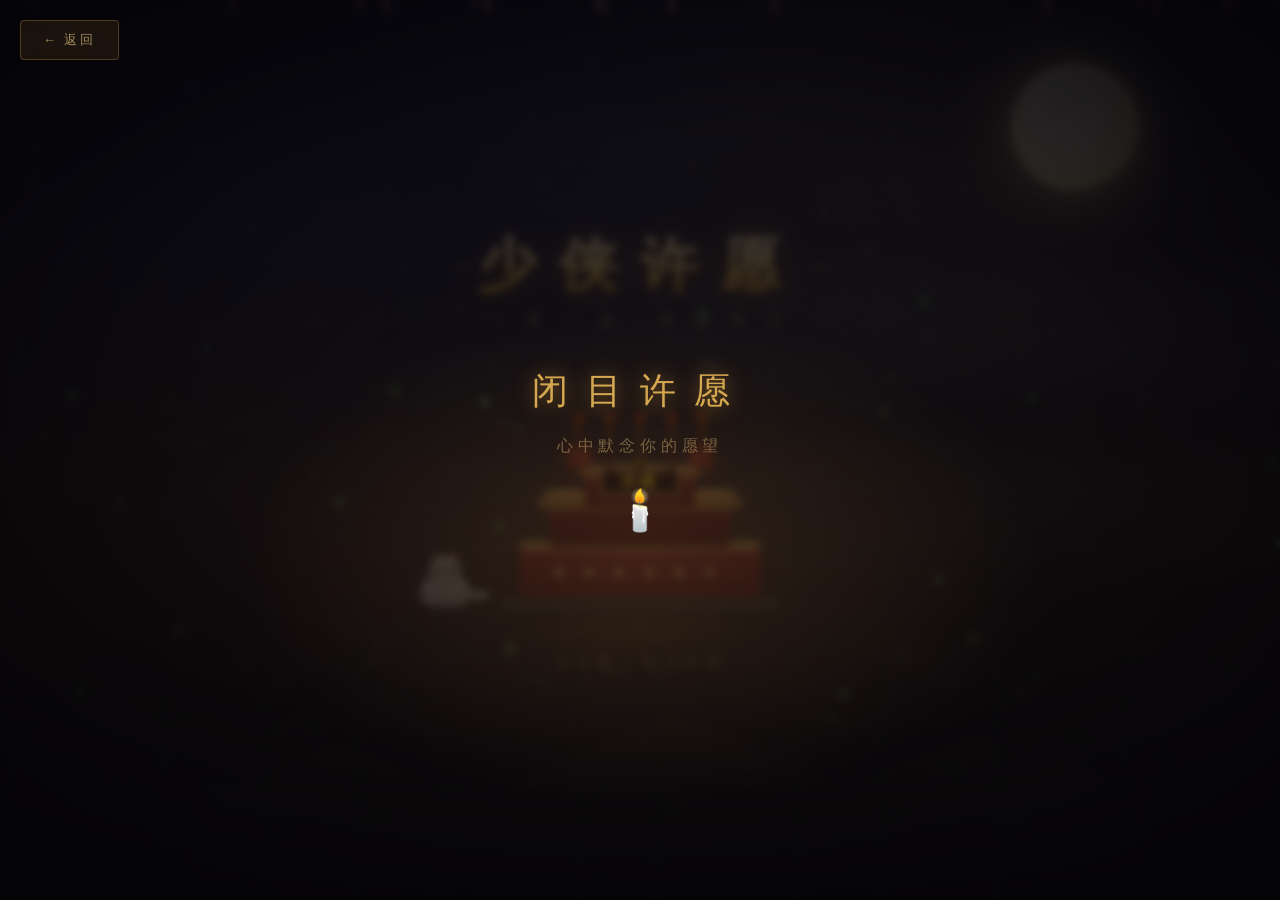
<file: 02-焚香许愿.html>
﻿<!DOCTYPE html>
<html lang="zh-CN">
<head>
<meta charset="UTF-8">
<meta name="viewport" content="width=device-width, initial-scale=1.0">
<title>许愿 · 江湖</title>
<style>
*{margin:0;padding:0;box-sizing:border-box}
html,body{width:100%;height:100%;overflow:hidden;background:#0a0806;font-family:"KaiTi","STKaiti","Microsoft YaHei",serif}

/* ===== 水墨夜空 ===== */
.ink-bg{position:fixed;inset:0;z-index:0;
  background:
    radial-gradient(ellipse 58% 42% at 72% 18%, rgba(255,208,120,.17), transparent 62%),
    radial-gradient(ellipse 52% 46% at 20% 62%, rgba(158,64,42,.14), transparent 62%),
    radial-gradient(ellipse 90% 34% at 50% 92%, rgba(255,168,74,.16), transparent 70%),
    linear-gradient(180deg,#111730 0%,#1c1b2b 26%,#2e2318 54%,#2a1c12 74%,#150f0b 100%);
}

/* 明月 */
.moon{position:fixed;top:8%;right:12%;width:120px;height:120px;border-radius:50%;
  background:radial-gradient(circle at 40% 40%,#fff8e8,#f0d890 50%,#d4a850 80%,rgba(212,168,80,0) 100%);
  box-shadow:0 0 60px rgba(255,220,140,.4),0 0 120px rgba(255,200,100,.2);
  z-index:1;animation:moonGlow 4s ease-in-out infinite}
@keyframes moonGlow{0%,100%{box-shadow:0 0 60px rgba(255,220,140,.4)}50%{box-shadow:0 0 90px rgba(255,220,140,.6)}}
.moon::after{content:'';position:absolute;top:25%;left:30%;width:20px;height:20px;border-radius:50%;background:rgba(180,140,60,.2);filter:blur(2px)}

/* 星星 */
.stars{position:fixed;inset:0;z-index:1;pointer-events:none}
.star{position:absolute;background:#ffe8b0;border-radius:50%;animation:twinkle var(--dur) ease-in-out infinite}
@keyframes twinkle{0%,100%{opacity:.15;transform:scale(.7)}50%{opacity:.9;transform:scale(1.2)}}

/* 远山（水墨） */
.mountains{position:fixed;bottom:0;left:0;right:0;height:45%;z-index:2;pointer-events:none}
.mountain{position:absolute;bottom:0;background:linear-gradient(180deg,rgba(62,48,34,.62),rgba(20,14,9,.94))}
.mountain.m1{width:100%;height:100%;clip-path:polygon(0 100%,0 55%,10% 35%,22% 50%,35% 20%,48% 45%,60% 25%,75% 50%,88% 30%,100% 48%,100% 100%)}
.mountain.m2{width:75%;left:15%;height:65%;background:linear-gradient(180deg,rgba(78,60,40,.7),rgba(24,17,10,.95));clip-path:polygon(0 100%,0 65%,15% 40%,30% 60%,50% 30%,68% 55%,82% 38%,100% 58%,100% 100%)}

/* 竹林剪影 */
.bamboo{position:fixed;bottom:0;z-index:3;pointer-events:none;width:100%;height:60%}
.bamboo-stalk{position:absolute;bottom:0;width:6px;background:linear-gradient(90deg,rgba(20,30,15,.8),rgba(40,55,25,.6),rgba(20,30,15,.8));border-radius:3px}
.bamboo-stalk::before{content:'';position:absolute;top:0;left:-4px;right:-4px;height:100%;
  background:repeating-linear-gradient(180deg,transparent 0,transparent 40px,rgba(60,80,40,.5) 40px,rgba(60,80,40,.5) 43px)}
.bamboo-leaf{position:absolute;width:30px;height:8px;background:linear-gradient(90deg,rgba(50,70,30,.7),rgba(80,100,45,.5));border-radius:0 50% 50% 0;transform-origin:left center}

/* 云雾 */
.mist{position:fixed;z-index:4;pointer-events:none;height:120px;width:200%;
  background:linear-gradient(90deg,transparent,rgba(200,180,140,.06) 30%,rgba(220,200,160,.1) 50%,rgba(200,180,140,.06) 70%,transparent);
  filter:blur(20px);animation:mistDrift linear infinite}
.mist.m1{top:30%;animation-duration:25s}
.mist.m2{top:50%;animation-duration:35s;animation-direction:reverse;opacity:.6}
@keyframes mistDrift{0%{transform:translateX(-25%)}100%{transform:translateX(0%)}}

/* 飘落花瓣 */
.petals{position:fixed;inset:0;z-index:5;pointer-events:none}
.petal{position:absolute;width:12px;height:12px;background:radial-gradient(circle at 30% 30%,#ffb8c8,#d4455a);border-radius:0 60% 0 60%;opacity:.5;animation:petalFall linear infinite;transform:rotate(45deg)}
@keyframes petalFall{
  0%{transform:translateY(-10vh) translateX(0) rotate(45deg);opacity:0}
  10%{opacity:.6}
  90%{opacity:.6}
  100%{transform:translateY(110vh) translateX(80px) rotate(405deg);opacity:0}
}

/* 烟花canvas */
#fw{position:fixed;inset:0;z-index:9;pointer-events:none}

/* 整体镜头呼吸 */
.wrap{position:relative;z-index:7;width:100%;height:100vh;display:flex;flex-direction:column;align-items:center;justify-content:center;
  animation:cameraBreath 8s ease-in-out infinite}
@keyframes cameraBreath{0%,100%{transform:scale(1)}50%{transform:scale(1.025)}}

/* 暗角 */
.vignette{position:fixed;inset:0;z-index:11;pointer-events:none;
  background:radial-gradient(ellipse 78% 70% at 50% 46%,transparent 46%,rgba(0,0,0,.42) 100%)}

/* 银河 */
.galaxy{position:fixed;top:-20%;left:-10%;width:120%;height:60%;z-index:1;pointer-events:none;
  background:radial-gradient(ellipse at 30% 50%,rgba(180,140,255,.08),transparent 50%),
             radial-gradient(ellipse at 70% 40%,rgba(255,180,100,.06),transparent 40%);
  transform:rotate(-15deg);animation:galaxyRotate 60s linear infinite}
@keyframes galaxyRotate{0%{transform:rotate(-15deg) scale(1)}50%{transform:rotate(-12deg) scale(1.05)}100%{transform:rotate(-15deg) scale(1)}}

/* 萤火虫 */
.fireflies{position:fixed;inset:0;z-index:4;pointer-events:none}
.firefly{position:absolute;width:4px;height:4px;background:#aaff88;border-radius:50%;
  box-shadow:0 0 8px #aaff88,0 0 16px rgba(170,255,136,.5);
  animation:fireflyFloat linear infinite}
@keyframes fireflyFloat{
  0%{transform:translate(0,0);opacity:0}
  20%{opacity:.9}
  80%{opacity:.7}
  100%{transform:translate(var(--fx),var(--fy));opacity:0}
}

/* 流星 */
.meteor{position:fixed;z-index:2;pointer-events:none;width:2px;height:2px;background:#fff;border-radius:50%;
  box-shadow:0 0 6px #fff,0 0 12px rgba(255,220,150,.8);opacity:0}
.meteor::after{content:'';position:absolute;top:0;right:0;width:80px;height:1px;
  background:linear-gradient(90deg,transparent,rgba(255,220,150,.8))}
.meteor.active{animation:meteorFall 1.2s ease-out forwards}
@keyframes meteorFall{
  0%{opacity:0;transform:translate(0,0) rotate(35deg)}
  10%{opacity:1}
  100%{opacity:0;transform:translate(400px,280px) rotate(35deg)}
}

/* 标题（书法风） */
.title{
  font-size:clamp(30px,5.5vw,58px);font-weight:900;letter-spacing:.4em;
  color:#f0d890;
  text-shadow:0 0 20px rgba(255,180,60,.4),2px 2px 0 rgba(80,30,20,.8);
  margin-bottom:6px;animation:titleIn 1.2s ease;
  position:relative;
}
.title::before{content:'';position:absolute;left:-30px;top:50%;width:20px;height:2px;background:linear-gradient(90deg,transparent,#c8a050)}
.title::after{content:'';position:absolute;right:-30px;top:50%;width:20px;height:2px;background:linear-gradient(90deg,#c8a050,transparent)}
@keyframes titleIn{from{opacity:0;transform:translateY(-30px);letter-spacing:.8em}to{opacity:1;transform:translateY(0);letter-spacing:.4em}}

.subtitle{font-size:clamp(12px,1.4vw,16px);color:rgba(200,170,110,.6);letter-spacing:.5em;margin-bottom:45px;animation:fadeIn 1.5s ease .4s both}
@keyframes fadeIn{from{opacity:0}to{opacity:1}}

/* ===== 武侠蛋糕（山门造型） ===== */
.cake-stage{position:relative;width:300px;height:240px;animation:cakeFloat 5s ease-in-out infinite, cakeIn 1.2s ease .3s both}
@keyframes cakeFloat{0%,100%{transform:translateY(0)}50%{transform:translateY(-6px)}}
@keyframes cakeIn{from{opacity:0;transform:translateY(50px) scale(.7)}to{opacity:1;transform:translateY(0) scale(1)}}

/* 底部光晕 */
.cake-glow{position:absolute;bottom:-30px;left:50%;transform:translateX(-50%);width:280px;height:70px;
  background:radial-gradient(ellipse,rgba(255,160,60,.25),transparent 70%);filter:blur(15px);animation:glowPulse 3s ease-in-out infinite}
@keyframes glowPulse{0%,100%{opacity:.4}50%{opacity:.7}}

/* 基座（青石板） */
.cake-base{position:absolute;bottom:0;left:50%;transform:translateX(-50%);width:280px;height:20px;
  background:linear-gradient(180deg,#4a4035,#2a2218);border-radius:4px;box-shadow:0 4px 15px rgba(0,0,0,.5)}

/* 第一层（朱红山门底座） */
.cake-l1{position:absolute;bottom:20px;left:50%;transform:translateX(-50%);width:240px;height:50px;
  background:linear-gradient(180deg,#8b2520,#5c1510);border-radius:4px;
  box-shadow:inset 0 4px 8px rgba(255,100,60,.3),0 4px 15px rgba(0,0,0,.4)}
.cake-l1::before{content:'';position:absolute;top:-6px;left:0;right:0;height:10px;
  background:linear-gradient(180deg,#d4a050,#a07030);border-radius:4px 4px 0 0}
/* 门钉 */
.cake-l1::after{content:'';position:absolute;top:15px;left:10%;right:10%;height:20px;
  background:radial-gradient(circle at 15px 10px,#d4a050 4px,transparent 5px) 0 0/30px 20px repeat-x}

/* 第二层（飞檐） */
.cake-l2{position:absolute;bottom:70px;left:50%;transform:translateX(-50%);width:180px;height:40px;
  background:linear-gradient(180deg,#6b1818,#4a0e0e);border-radius:4px 4px 0 0;
  box-shadow:inset 0 3px 6px rgba(255,80,50,.25)}
.cake-l2::before{content:'';position:absolute;top:-14px;left:-15px;right:-15px;height:18px;
  background:linear-gradient(180deg,#c89040,#8b5a20);
  clip-path:polygon(5% 100%,0 40%,10% 0,90% 0,100% 40%,95% 100%);
  box-shadow:0 2px 8px rgba(0,0,0,.3)}
/* 飞檐角 */
.cake-l2::after{content:'';position:absolute;top:-18px;left:-20px;right:-20px;height:8px;
  background:linear-gradient(90deg,transparent 5%,#c89040 10%,#c89040 90%,transparent 95%);
  border-radius:4px}

/* 第三层（顶层小宝殿） */
.cake-l3{position:absolute;bottom:110px;left:50%;transform:translateX(-50%);width:110px;height:32px;
  background:linear-gradient(180deg,#7a1e1a,#521010);border-radius:3px 3px 0 0}
.cake-l3::before{content:'';position:absolute;top:-10px;left:-10px;right:-10px;height:14px;
  background:linear-gradient(180deg,#d4a050,#9a6828);
  clip-path:polygon(8% 100%,0 30%,15% 0,85% 0,100% 30%,92% 100%)}
/* 宝顶 */
.cake-l3::after{content:'';position:absolute;top:-22px;left:50%;transform:translateX(-50%);
  width:8px;height:16px;background:linear-gradient(180deg,#ffd700,#b8860b);border-radius:4px 4px 0 0}

/* 牌匾 */
.plaque{position:absolute;bottom:122px;left:50%;transform:translateX(-50%);
  width:80px;height:26px;background:linear-gradient(180deg,#1a0a05,#0d0502);
  border:2px solid #c89040;border-radius:3px;display:flex;align-items:center;justify-content:center;
  box-shadow:0 0 15px rgba(255,180,60,.3),inset 0 0 10px rgba(255,150,40,.15);z-index:2}
.plaque span{font-size:14px;color:#ffd700;letter-spacing:.3em;font-weight:bold;
  text-shadow:0 0 8px rgba(255,180,60,.8)}

/* 灯笼 */
.lantern-hang{position:absolute;bottom:148px;width:18px;height:24px;z-index:2;
  animation:lanternSway 3s ease-in-out infinite}
.lantern-hang.l{left:calc(50% - 70px)}
.lantern-hang.r{left:calc(50% + 52px);animation-delay:-1.5s}
.lantern-hang::before{content:'';position:absolute;top:-8px;left:50%;transform:translateX(-50%);
  width:1px;height:8px;background:#8b4513}
.lantern-hang::after{content:'';position:absolute;top:0;left:0;right:0;bottom:0;
  background:radial-gradient(ellipse at 50% 40%,#ff6644,#cc2200);
  border-radius:50% 50% 45% 45%;
  box-shadow:0 0 15px rgba(255,80,40,.6),0 0 30px rgba(255,60,20,.3)}
@keyframes lanternSway{0%,100%{transform:rotate(-5deg)}50%{transform:rotate(5deg)}}

/* 香（代替蜡烛） */
.incenses{position:absolute;bottom:142px;left:50%;transform:translateX(-50%);display:flex;gap:20px;z-index:3}
.incense{position:relative;width:4px;height:42px;background:linear-gradient(180deg,#8b4513,#5c2e0a,#3d1f05);border-radius:2px;cursor:pointer;transition:transform .15s}
.incense:hover{transform:scale(1.2)}
.incense .tip{position:absolute;top:-3px;left:50%;transform:translateX(-50%);width:5px;height:5px;background:#333;border-radius:50%;transition:all .3s}
.incense.lit .tip{background:radial-gradient(circle,#ff6600,#ff3300);box-shadow:0 0 8px #ff4400,0 0 16px rgba(255,100,0,.5);animation:emberPulse 1s ease-in-out infinite}
@keyframes emberPulse{0%,100%{box-shadow:0 0 6px #ff4400,0 0 12px rgba(255,100,0,.4)}50%{box-shadow:0 0 12px #ff6600,0 0 24px rgba(255,100,0,.6)}}
/* 香烟 */
.incense .smoke{position:absolute;top:-20px;left:50%;transform:translateX(-50%);width:6px;height:6px;background:rgba(180,160,120,.3);border-radius:50%;opacity:0;pointer-events:none;filter:blur(2px)}
.incense.lit .smoke{animation:smokeRise 2s ease-out infinite}
.incense:not(.lit) .smoke{animation:smokeBurst 1.5s ease-out forwards}
@keyframes smokeRise{
  0%{opacity:.4;transform:translateX(-50%) translateY(0) scale(1)}
  50%{opacity:.25;transform:translateX(-30%) translateY(-15px) scale(1.5)}
  100%{opacity:0;transform:translateX(-60%) translateY(-35px) scale(2)}
}
@keyframes smokeBurst{
  0%{opacity:.6;transform:translateX(-50%) translateY(0) scale(1)}
  100%{opacity:0;transform:translateX(-50%) translateY(-40px) scale(3)}
}

/* 提示 */
.hint{margin-top:35px;font-size:clamp(12px,1.4vw,16px);color:rgba(200,170,110,.6);letter-spacing:.3em;animation:pulse 1.5s ease-in-out infinite;transition:opacity .8s}
@keyframes pulse{0%,100%{opacity:.35}50%{opacity:.8}}

/* 结局大字 */
.wish-text{position:fixed;top:22%;left:50%;transform:translate(-50%,-50%);z-index:10;pointer-events:none;opacity:0;white-space:nowrap}
.wish-text.show{opacity:1}
.wish-text span{font-size:clamp(38px,7.5vw,88px);font-weight:900;color:#f0d890;
  text-shadow:0 0 30px rgba(255,180,60,.6),0 0 60px rgba(255,120,40,.4),3px 3px 0 rgba(80,20,10,.9);
  letter-spacing:.1em;display:inline-block;opacity:0;transform:translateY(40px) scale(.5)}
.wish-text.show span{animation:wishCharIn .8s cubic-bezier(.2,1.5,.4,1) forwards}
.wish-text.show .w1{animation-delay:.1s}
.wish-text.show .w2{animation-delay:.25s}
.wish-text.show .w3{animation-delay:.4s}
.wish-text.show .w4{animation-delay:.55s}
@keyframes wishCharIn{
  0%{opacity:0;transform:translateY(40px) scale(.5) rotate(-10deg)}
  60%{opacity:1;transform:translateY(-8px) scale(1.15) rotate(3deg)}
  100%{opacity:1;transform:translateY(0) scale(1) rotate(0)}
}
/* 金光扫过 */
.wish-sheen{position:absolute;top:0;left:-20%;width:30%;height:100%;
  background:linear-gradient(90deg,transparent,rgba(255,255,200,.6),transparent);
  filter:blur(8px);opacity:0;transform:skewX(-20deg)}
.wish-text.show .wish-sheen{animation:sheenSweep 1.2s ease .9s forwards}
@keyframes sheenSweep{0%{left:-20%;opacity:0}20%{opacity:1}100%{left:120%;opacity:0}}
/* 小字祝福 */
.wish-sub{margin-top:18px;font-size:clamp(13px,1.6vw,20px);color:rgba(240,216,144,.75);
  letter-spacing:.5em;opacity:0;text-shadow:0 0 15px rgba(255,180,60,.4)}
.wish-text.show .wish-sub{animation:wishSubIn 1.2s ease 1.4s forwards}
@keyframes wishSubIn{from{opacity:0;transform:translateY(15px)}to{opacity:1;transform:translateY(0)}}

/* 全灭后淡出其他元素 */
.wrap.finale .title,.wrap.finale .subtitle,.wrap.finale .hint{opacity:0!important}
.wrap.finale .cake-stage{transform:scale(.8);opacity:.6;transition:all 1s ease}

/* 返回按钮 */
.back{position:fixed;top:20px;left:20px;z-index:20;background:rgba(60,40,20,.4);border:1px solid rgba(200,160,80,.3);color:rgba(220,190,130,.7);padding:10px 22px;border-radius:4px;cursor:pointer;font-size:13px;letter-spacing:.2em;transition:all .3s;backdrop-filter:blur(8px);font-family:inherit}
.back:hover{background:rgba(80,50,25,.6);color:#f0d890;border-color:rgba(200,160,80,.6)}

/* ===== 武侠猫咪 ===== */
.cat{position:absolute;bottom:10px;left:-80px;width:70px;height:55px;z-index:4;transition:left 1.5s cubic-bezier(.2,.8,.2,1)}
.cat.enter{left:calc(50% - 180px)}
.cat-body{position:absolute;bottom:0;left:50%;transform:translateX(-50%);width:50px;height:32px;
  background:linear-gradient(180deg,#c8c0b0,#9a9080);border-radius:25px 25px 20px 20px}
.cat-head{position:absolute;bottom:22px;left:50%;transform:translateX(-50%);width:32px;height:28px;
  background:linear-gradient(180deg,#d0c8b8,#a09888);border-radius:50% 50% 45% 45%}
.cat-ear{position:absolute;top:-6px;width:0;height:0;border-left:7px solid transparent;border-right:7px solid transparent;border-bottom:12px solid #b0a898}
.cat-ear.l{left:2px;transform:rotate(-15deg)}.cat-ear.r{right:2px;transform:rotate(15deg)}
.cat-ear::after{content:'';position:absolute;top:4px;left:-4px;width:0;height:0;border-left:4px solid transparent;border-right:4px solid transparent;border-bottom:7px solid #e8a0a0}
.cat-eye{position:absolute;top:10px;width:5px;height:6px;background:#2a1a0a;border-radius:50%;animation:catBlink 4s ease-in-out infinite}
.cat-eye.l{left:7px}.cat-eye.r{right:7px}
@keyframes catBlink{0%,92%,100%{transform:scaleY(1)}95%{transform:scaleY(.1)}}
.cat-nose{position:absolute;top:15px;left:50%;transform:translateX(-50%);width:4px;height:3px;background:#d4708a;border-radius:50%}
.cat-whisker{position:absolute;top:16px;width:12px;height:1px;background:rgba(60,40,20,.5)}
.cat-whisker.l1{left:-6px;transform:rotate(-10deg)}.cat-whisker.l2{left:-6px;top:19px;transform:rotate(5deg)}
.cat-whisker.r1{right:-6px;transform:rotate(10deg)}.cat-whisker.r2{right:-6px;top:19px;transform:rotate(-5deg)}
.cat-collar{position:absolute;bottom:24px;left:50%;transform:translateX(-50%);width:26px;height:5px;background:linear-gradient(180deg,#c83020,#8b1a10);border-radius:2px}
.cat-collar::after{content:'';position:absolute;bottom:-3px;left:50%;transform:translateX(-50%);width:6px;height:6px;background:radial-gradient(circle,#ffd700,#b8860b);border-radius:50%}
.cat-tail{position:absolute;bottom:8px;right:-8px;width:25px;height:8px;background:linear-gradient(90deg,#a09888,#c8c0b0);border-radius:10px;transform-origin:left center;animation:tailSway 2s ease-in-out infinite}
@keyframes tailSway{0%,100%{transform:rotate(-10deg)}50%{transform:rotate(20deg)}}
.cat.look-up .cat-head{transform:translateX(-50%) rotate(-10deg);transition:transform .3s}
.cat.look-up .cat-eye{top:8px}
.cat.wish .cat-eye{transform:scaleY(.1);transition:transform .4s}
.cat.wish .cat-head{transform:translateX(-50%) rotate(-5deg);transition:transform .4s}
.cat.gaze-moon{transition:all 1s ease}
.cat.gaze-moon .cat-head{transform:translateX(-50%) rotate(-20deg);transition:transform .8s}

/* 剑影掠过 */
.sword-slash{position:fixed;z-index:6;pointer-events:none;height:3px;
  background:linear-gradient(90deg,transparent,#fff 30%,#ffd700 50%,#fff 70%,transparent);
  box-shadow:0 0 15px rgba(255,215,0,.8),0 0 30px rgba(255,215,0,.4);
  opacity:0;transform:rotate(-25deg)}
.sword-slash.active{animation:slashMove .8s ease-out forwards}
@keyframes slashMove{
  0%{opacity:0;left:-20%;width:0}
  20%{opacity:1;width:40%}
  80%{opacity:.8;left:80%;width:40%}
  100%{opacity:0;left:120%;width:40%}
}

/* 转场层 */
.transition-canvas{position:fixed;inset:0;z-index:50;pointer-events:none;opacity:0}
.transition-canvas.active{opacity:1}

/* 许愿仪式遮罩 */
.ritual{position:fixed;inset:0;z-index:15;display:flex;flex-direction:column;align-items:center;justify-content:center;
  background:
    radial-gradient(ellipse 46% 40% at 50% 62%, rgba(255,166,70,.13), transparent 68%),
    radial-gradient(ellipse 90% 80% at 50% 50%, rgba(10,8,14,.72), rgba(4,3,6,.92));
  backdrop-filter:blur(4px);transition:opacity 1s,visibility 1s}
.ritual.hide{opacity:0;visibility:hidden}
.ritual-text{font-size:clamp(20px,3vw,36px);color:#d4a850;letter-spacing:.5em;margin-bottom:20px;
  text-shadow:0 0 20px rgba(255,180,60,.5);animation:ritualPulse 2s ease-in-out infinite}
@keyframes ritualPulse{0%,100%{opacity:.6}50%{opacity:1}}
.ritual-sub{font-size:clamp(12px,1.4vw,16px);color:rgba(200,170,110,.5);letter-spacing:.3em}
.ritual-incense{font-size:40px;margin-top:30px;animation:incenseGlow 1.5s ease-in-out infinite}
@keyframes incenseGlow{0%,100%{filter:drop-shadow(0 0 10px #ff6600)}50%{filter:drop-shadow(0 0 25px #ff8800)}}

/* 屏幕震动 */
.shake{animation:shake .3s ease}
@keyframes shake{0%,100%{transform:translate(0,0)}25%{transform:translate(-4px,2px)}50%{transform:translate(3px,-2px)}75%{transform:translate(-2px,-1px)}}

/* 孔明灯 */
.lantern{position:fixed;width:30px;height:40px;z-index:5;pointer-events:none;opacity:0}
.lantern::before{content:'';position:absolute;inset:0;background:radial-gradient(ellipse at 50% 40%,#ff8844,#cc4400);border-radius:50% 50% 45% 45%;box-shadow:0 0 20px rgba(255,120,40,.6)}
.lantern::after{content:'';position:absolute;bottom:-4px;left:50%;transform:translateX(-50%);width:14px;height:4px;background:#8b4513;border-radius:2px}
.lantern.rise{animation:lanternRise 8s ease-out forwards}
@keyframes lanternRise{
  0%{opacity:0;transform:translateY(0) scale(.5)}
  10%{opacity:1}
  90%{opacity:.9}
  100%{opacity:0;transform:translateY(-100vh) scale(1.2) translateX(30px)}
}

/* ============================================================
   ===== 终章强化层（与 03 / 04 页统一的水墨武侠电影感）=====
   ============================================================ */

/* --- 明月重塑：清晰月盘 + 呼吸月晕 --- */
.moon{
  width:clamp(96px,10vw,150px);height:clamp(96px,10vw,150px);top:7%;right:11%;
  background:
    radial-gradient(circle at 42% 36%, #fffdf6 0%, #fdf6de 34%, #f5e4b4 58%, #e8cd8c 74%, rgba(232,205,140,0) 78%),
    radial-gradient(circle at 50% 50%, rgba(255,238,186,.5), transparent 70%);
  box-shadow:
    0 0 34px rgba(255,235,175,.55),
    0 0 96px rgba(255,208,115,.30),
    0 0 200px rgba(255,178,70,.15);
}
.moon::before{content:'';position:absolute;inset:-46%;border-radius:50%;
  background:radial-gradient(circle, rgba(255,228,158,.15) 38%, rgba(255,208,112,.06) 56%, transparent 72%);
  animation:moonHalo 7s ease-in-out infinite}
@keyframes moonHalo{0%,100%{transform:scale(1);opacity:.85}50%{transform:scale(1.09);opacity:1}}
.moon::after{top:30%;left:34%;width:16px;height:16px;background:rgba(186,150,74,.18);filter:blur(3px);
  box-shadow:14px -10px 0 -4px rgba(186,150,74,.13), -6px 12px 0 -5px rgba(186,150,74,.1)}

/* --- 水墨暗角 + 宣纸颗粒（压在场景之上、烟花之下）--- */
.grain{position:fixed;inset:0;z-index:8;pointer-events:none;mix-blend-mode:multiply;
  background:
    radial-gradient(ellipse 78% 66% at 50% 44%, transparent 40%, rgba(8,5,10,.26) 72%, rgba(3,2,5,.72) 100%),
    repeating-linear-gradient(0deg, rgba(255,255,255,.016) 0 1px, transparent 1px 3px),
    repeating-linear-gradient(90deg, rgba(0,0,0,.022) 0 1px, transparent 1px 4px)}

/* --- 电影黑边 --- */
.cine{position:fixed;inset:0;z-index:13;pointer-events:none;opacity:0;transition:opacity 1.2s ease}
.cine.on{opacity:1}
.cine i{position:absolute;left:0;right:0;height:9vh;background:#04040a;display:block}
.cine i.t{top:0}
.cine i.b{bottom:0}

/* --- 「万剑归宗」标题 --- */
.swords-title{position:fixed;left:50%;top:44%;transform:translate(-50%,-50%) scale(.72);z-index:10;
  font-size:clamp(18px,3.2vw,42px);font-weight:900;letter-spacing:.62em;color:rgba(255,238,196,.94);
  text-shadow:0 0 22px rgba(255,196,86,.9),0 0 58px rgba(255,140,40,.55);
  opacity:0;pointer-events:none;white-space:nowrap;padding-left:.62em;
  transition:opacity .55s,transform 1.2s cubic-bezier(.2,1,.3,1);font-family:"STKaiti","KaiTi",serif}
.swords-title.on{opacity:1;transform:translate(-50%,-50%) scale(1)}

/* --- 落款印章 --- */
.seal-final{position:fixed;right:6%;bottom:13%;z-index:16;width:clamp(56px,6.6vw,84px);aspect-ratio:1;
  display:flex;align-items:center;justify-content:center;border-radius:7px;
  background:linear-gradient(135deg,#c23b2a,#93261a);
  box-shadow:0 0 24px rgba(200,60,34,.45), inset 0 0 14px rgba(0,0,0,.28), 0 0 0 2px rgba(255,220,190,.15);
  opacity:0;transform:scale(2.4) rotate(-14deg);pointer-events:none}
.seal-final span{writing-mode:vertical-rl;text-orientation:upright;color:#ffeee0;
  font-size:clamp(11px,1.3vw,16px);letter-spacing:.2em;font-weight:700;
  text-shadow:0 0 5px rgba(0,0,0,.45)}
.seal-final.stamp{animation:stampIn .55s cubic-bezier(.2,1.6,.4,1) forwards}
@keyframes stampIn{
  0%{opacity:0;transform:scale(2.4) rotate(-14deg)}
  55%{opacity:1;transform:scale(.9) rotate(-4deg)}
  76%{transform:scale(1.05) rotate(-7deg)}
  100%{opacity:.94;transform:scale(1) rotate(-6deg)}
}

/* --- 终章操作区 --- */
.final-actions{position:fixed;left:50%;bottom:13%;transform:translateX(-50%) translateY(26px);z-index:15;
  display:flex;flex-direction:column;align-items:center;gap:14px;
  opacity:0;pointer-events:none;transition:opacity 1s .2s,transform 1s .2s}
.final-actions.on{opacity:1;transform:translateX(-50%) translateY(0);pointer-events:auto}
.final-actions button{font-family:inherit;font-size:clamp(14px,1.55vw,18px);letter-spacing:.32em;
  padding:13px 36px 13px 40px;border-radius:999px;cursor:pointer;color:#2c1a06;border:1px solid rgba(255,244,200,.92);
  background:linear-gradient(180deg,#ffeeb2,#e9b953 58%,#c8912f);
  box-shadow:0 6px 26px rgba(255,190,80,.36), inset 0 1px 0 rgba(255,255,255,.75);
  transition:transform .25s,box-shadow .25s}
.final-actions button:hover{transform:translateY(-2px);
  box-shadow:0 12px 34px rgba(255,190,80,.5), inset 0 1px 0 rgba(255,255,255,.85)}
.auto-tip{font-size:clamp(11px,1.25vw,14px);color:rgba(230,205,150,.55);letter-spacing:.16em}
.auto-tip b{color:#ffd98a;font-weight:600}

/* --- 标题换楷体 + 鎏金 --- */
.title{font-family:"STKaiti","KaiTi","Kaiti SC","Songti SC",serif;font-weight:700;
  background:linear-gradient(180deg,#fff4d2 0%,#f6dd93 36%,#e0b055 64%,#b9822f 100%);
  -webkit-background-clip:text;background-clip:text;-webkit-text-fill-color:transparent;
  text-shadow:none;filter:drop-shadow(0 0 18px rgba(255,190,80,.45)) drop-shadow(0 3px 6px rgba(60,22,0,.65))}
.wish-text{top:26%}
.wish-text span{font-family:"STKaiti","KaiTi","STSong",serif}

/* --- 香火加粗放大 --- */
.incenses{gap:26px;bottom:146px}
.incense{width:5px;height:54px;border-radius:3px}
.incense .tip{width:6px;height:6px}
.incense.lit .tip{box-shadow:0 0 10px #ff4400,0 0 22px rgba(255,110,0,.6)}

@media (max-width:640px){
  .seal-final{right:5%;bottom:6%;width:clamp(48px,15vw,64px)}
  .final-actions{bottom:8%}
  .swords-title{letter-spacing:.4em;padding-left:.4em}
}
</style>
</head>
<body>
<div class="ink-bg"></div>
<div class="galaxy"></div>
<div class="moon"></div>
<div class="stars" id="stars"></div>
<div class="mountains"><div class="mountain m1"></div><div class="mountain m2"></div></div>
<div class="bamboo" id="bamboo"></div>
<div class="mist m1"></div><div class="mist m2"></div>
<div class="petals" id="petals"></div>
<div class="fireflies" id="fireflies"></div>
<canvas id="fw"></canvas>
<canvas id="transition" class="transition-canvas"></canvas>
<div class="vignette"></div>
<div class="grain"></div>
<div class="cine" id="cine"><i class="t"></i><i class="b"></i></div>
<div class="swords-title" id="swordsTitle">万 剑 归 宗</div>
<div class="seal-final" id="sealFinal"><span id="sealFinalText">岁岁平安</span></div>
<div class="final-actions" id="finalActions">
  <button id="goNext">展 开 信 笺 →</button>
  <div class="auto-tip" id="autoTip"></div>
</div>
<div class="wish-text" id="wishText"><span class="w1">所</span><span class="w2">愿</span><span class="w3">皆</span><span class="w4">成</span><div class="wish-sheen"></div><div class="wish-sub">生辰快乐 · 岁岁平安</div></div>
<button class="back" onclick="history.back()">← 返回</button>

<!-- 许愿仪式 -->
<div class="ritual" id="ritual">
  <div class="ritual-text">闭目许愿</div>
  <div class="ritual-sub">心中默念你的愿望</div>
  <div class="ritual-incense">🕯️</div>
</div>

<div class="wrap" id="wrap">
  <div class="title">少侠许愿</div>
  <div class="subtitle">一 香 一 愿 · 弹 指 即 灭</div>
  <div class="cake-stage" id="cakeStage">
    <div class="cake-glow"></div>
    <div class="cake-base"></div>
    <div class="cake-l1"></div>
    <div class="cake-l2"></div>
    <div class="cake-l3"></div>
    <div class="plaque"><span>许愿</span></div>
    <div class="lantern-hang l"></div>
    <div class="lantern-hang r"></div>
    <div class="incenses" id="incenses"></div>
    <!-- 猫咪 -->
    <div class="cat" id="cat">
      <div class="cat-tail"></div>
      <div class="cat-body"></div>
      <div class="cat-collar"></div>
      <div class="cat-head">
        <div class="cat-ear l"></div><div class="cat-ear r"></div>
        <div class="cat-eye l"></div><div class="cat-eye r"></div>
        <div class="cat-nose"></div>
        <div class="cat-whisker l1"></div><div class="cat-whisker l2"></div>
        <div class="cat-whisker r1"></div><div class="cat-whisker r2"></div>
      </div>
    </div>
  </div>
  <div class="hint" id="hint">点击香 · 吹灭许愿</div>
</div>

<script>
const CONFIG = {
  incenseCount: 5,
  nextPage: '03-生辰信笺.html',
  autoJumpDelay: 17000,   // 全灭后停留秒数（让烟花/孔明灯/万剑归宗完整演完）
  sealDelay: 2600,        // 盖印章时刻
  warriorName: '少侠',
  sealText: ['岁','岁','平','安'],
};

/* ===== 背景 ===== */
// 星星
const starsEl=document.getElementById('stars');
for(let i=0;i<100;i++){
  const s=document.createElement('div');s.className='star';
  s.style.left=Math.random()*100+'%';s.style.top=Math.random()*60+'%';
  const sz=1+Math.random()*2;s.style.width=s.style.height=sz+'px';
  s.style.setProperty('--dur',(2+Math.random()*4)+'s');
  s.style.animationDelay=(Math.random()*4)+'s';
  starsEl.appendChild(s);
}
// 竹林
const bambooEl=document.getElementById('bamboo');
for(let i=0;i<12;i++){
  const stalk=document.createElement('div');stalk.className='bamboo-stalk';
  const h=40+Math.random()*50;stalk.style.height=h+'%';
  stalk.style.left=(i*8.5+Math.random()*4)+'%';
  stalk.style.opacity=(.3+Math.random()*.4);
  // 竹叶
  for(let j=0;j<3;j++){
    const leaf=document.createElement('div');leaf.className='bamboo-leaf';
    leaf.style.top=(20+j*25+Math.random()*10)+'%';
    leaf.style.left=j%2===0?'100%':'auto';leaf.style.right=j%2===0?'auto':'100%';
    leaf.style.transform=`rotate(${j%2===0?'-20':'200'}deg)`;
    stalk.appendChild(leaf);
  }
  bambooEl.appendChild(stalk);
}
// 花瓣
const petalsEl=document.getElementById('petals');
for(let i=0;i<18;i++){
  const p=document.createElement('div');p.className='petal';
  p.style.left=Math.random()*100+'%';
  p.style.animationDuration=(10+Math.random()*10)+'s';
  p.style.animationDelay=(Math.random()*12)+'s';
  p.style.width=p.style.height=(8+Math.random()*8)+'px';
  petalsEl.appendChild(p);
}
// 萤火虫
const firefliesEl=document.getElementById('fireflies');
for(let i=0;i<30;i++){
  const f=document.createElement('div');f.className='firefly';
  f.style.left=Math.random()*100+'%';
  f.style.top=(30+Math.random()*60)+'%';
  f.style.setProperty('--fx',(Math.random()-.5)*200+'px');
  f.style.setProperty('--fy',-(50+Math.random()*150)+'px');
  f.style.animationDuration=(6+Math.random()*8)+'s';
  f.style.animationDelay=(Math.random()*8)+'s';
  f.style.width=f.style.height=(2+Math.random()*3)+'px';
  firefliesEl.appendChild(f);
}

/* ===== 香 ===== */
const incensesEl=document.getElementById('incenses');
const hintEl=document.getElementById('hint');
const wishText=document.getElementById('wishText');
for(let i=0;i<CONFIG.incenseCount;i++){
  const c=document.createElement('div');c.className='incense lit';
  c.innerHTML='<div class="tip"></div><div class="smoke"></div>';
  c.addEventListener('click',e=>extinguish(c,e));
  incensesEl.appendChild(c);
}

let extinguished=0;
let ritualDone=false;

// 页面初始化
function initPage(){
  startBGM();
  // 3秒后仪式结束，直接进入主场景
  setTimeout(()=>{
    document.getElementById('ritual').classList.add('hide');
    setTimeout(()=>document.getElementById('cat').classList.add('enter'),300);
    setTimeout(()=>{
      document.querySelectorAll('.incense').forEach((c,i)=>{
        setTimeout(()=>c.classList.add('lit'),i*150);
      });
      ritualDone=true;
    },800);
    setInterval(spawnSwordSlash, 6000+Math.random()*4000);
    // 流星
    setInterval(()=>{
      const m=document.createElement('div');m.className='meteor';
      m.style.left=(10+Math.random()*40)+'%';
      m.style.top=(5+Math.random()*25)+'%';
      document.body.appendChild(m);
      requestAnimationFrame(()=>m.classList.add('active'));
      setTimeout(()=>m.remove(),1300);
    },4000+Math.random()*3000);
  },3000);
}
if(document.readyState==='loading'){
  document.addEventListener('DOMContentLoaded',initPage);
}else{
  initPage();
}

function spawnSwordSlash(){
  if(document.querySelector('.wrap.finale'))return;
  const s=document.createElement('div');s.className='sword-slash';
  s.style.top=(15+Math.random()*50)+'%';
  document.body.appendChild(s);
  requestAnimationFrame(()=>s.classList.add('active'));
  setTimeout(()=>s.remove(),900);
  // 剑鸣声
  try{
    ensureAudio();
    const o=audioCtx.createOscillator(),g=audioCtx.createGain();
    o.type='sawtooth';o.frequency.setValueAtTime(2000,audioCtx.currentTime);
    o.frequency.exponentialRampToValueAtTime(400,audioCtx.currentTime+.15);
    g.gain.setValueAtTime(.08,audioCtx.currentTime);
    g.gain.exponentialRampToValueAtTime(.001,audioCtx.currentTime+.2);
    o.connect(g);g.connect(audioCtx.destination);o.start();o.stop(audioCtx.currentTime+.2);
  }catch(e){}
}

function extinguish(el,e){
  try{
  if(!ritualDone||!el.classList.contains('lit'))return;
  el.classList.remove('lit');
  extinguished++;
  playExtinguishSound();
  // 猫咪抬头看
  const cat=document.getElementById('cat');
  cat.classList.add('look-up');
  setTimeout(()=>cat.classList.remove('look-up'),600);
  // 火星
  const r=el.getBoundingClientRect();
  spawnSparks(r.left+r.width/2,r.top);
  // 画面闪白
  flashWhite(.12);
  // 震动
  document.body.classList.add('shake');
  setTimeout(()=>document.body.classList.remove('shake'),250);
  // 全灭
  if(extinguished>=CONFIG.incenseCount){
    // 最后一根：许愿停顿——猫咪闭眼，画面微暖
    const cat=document.getElementById('cat');
    cat.classList.add('wish');
    document.body.style.transition='filter 1s';
    document.body.style.filter='brightness(1.15) saturate(1.2)';
    setTimeout(finale,900);
  }
  }catch(err){console.error('extinguish error:',err)}
}

// 冲击波光环
function spawnShockwave(x,y){
  tCanvas.classList.add('active');
  let r=5,alpha=.8;
  const anim=()=>{
    r+=12;alpha-=.025;
    if(alpha<=0){tCanvas.classList.remove('active');tCtx.clearRect(x-r-5,y-r-5,r*2+10,r*2+10);return}
    tCtx.strokeStyle=`rgba(255,200,80,${alpha})`;
    tCtx.lineWidth=3;
    tCtx.shadowBlur=20;tCtx.shadowColor='#ffc840';
    tCtx.beginPath();tCtx.arc(x,y,r,0,Math.PI*2);tCtx.stroke();
    tCtx.shadowBlur=0;
    requestAnimationFrame(anim);
  };
  anim();
}
// 闪白
function flashWhite(intensity){
  const flash=document.createElement('div');
  flash.style.cssText=`position:fixed;inset:0;background:#fff;opacity:${intensity};z-index:40;pointer-events:none;transition:opacity .3s`;
  document.body.appendChild(flash);
  requestAnimationFrame(()=>{flash.style.opacity='0'});
  setTimeout(()=>flash.remove(),350);
}

/* ===== 音效 ===== */
let audioCtx;
function ensureAudio(){if(!audioCtx)audioCtx=new(window.AudioContext||window.webkitAudioContext)()}
function playExtinguishSound(){
  try{ensureAudio();
    // 弹指声
    const o=audioCtx.createOscillator(),g=audioCtx.createGain();
    o.type='triangle';o.frequency.setValueAtTime(1200,audioCtx.currentTime);
    o.frequency.exponentialRampToValueAtTime(300,audioCtx.currentTime+.1);
    g.gain.setValueAtTime(.15,audioCtx.currentTime);
    g.gain.exponentialRampToValueAtTime(.001,audioCtx.currentTime+.12);
    o.connect(g);g.connect(audioCtx.destination);o.start();o.stop(audioCtx.currentTime+.12);
  }catch(e){}
}
function playGuqin(){
  try{ensureAudio();
    // 古琴泛音
    [262,330,392,523,659].forEach((f,i)=>{
      setTimeout(()=>{
        const o=audioCtx.createOscillator(),g=audioCtx.createGain();
        o.type='sine';o.frequency.value=f;
        g.gain.setValueAtTime(.2,audioCtx.currentTime);
        g.gain.exponentialRampToValueAtTime(.001,audioCtx.currentTime+1.2);
        o.connect(g);g.connect(audioCtx.destination);o.start();o.stop(audioCtx.currentTime+1.2);
      },i*200);
    });
  }catch(e){}
}

// 持续古琴背景音（五声音阶随机泛音）
let bgmPlaying=false;
function startBGM(){
  if(bgmPlaying)return;bgmPlaying=true;
  const scale=[131,147,165,196,220,262,294,330,392]; // 宫商角徵羽
  function playNote(){
    if(!bgmPlaying)return;
    try{
      ensureAudio();
      const f=scale[Math.floor(Math.random()*scale.length)]*(Math.random()<.3?2:1);
      const o=audioCtx.createOscillator(),g=audioCtx.createGain();
      o.type='sine';o.frequency.value=f;
      g.gain.setValueAtTime(0,audioCtx.currentTime);
      g.gain.linearRampToValueAtTime(.06,audioCtx.currentTime+.05);
      g.gain.exponentialRampToValueAtTime(.001,audioCtx.currentTime+2.5);
      o.connect(g);g.connect(audioCtx.destination);o.start();o.stop(audioCtx.currentTime+2.5);
    }catch(e){}
    setTimeout(playNote,800+Math.random()*1500);
  }
  // 首次交互后启动（浏览器自动播放策略）
  const start=()=>{startBGM._started||(startBGM._started=true,playNote());document.removeEventListener('click',start)};
  document.addEventListener('click',start);
}

/* ===== 烟花（剑气+孔明灯） ===== */
const canvas=document.getElementById('fw'),ctx=canvas.getContext('2d');
let particles=[];
function resize(){canvas.width=innerWidth;canvas.height=innerHeight}
resize();addEventListener('resize',resize);
const fwColors=['#ffd700','#ff6644','#ff8866','#cc9944','#ffaa66','#ffffff','#ffcc88'];
function spawnFirework(x,y,type){
  x=x||Math.random()*canvas.width;y=y||canvas.height*(0.15+Math.random()*0.35);
  const color=fwColors[Math.floor(Math.random()*fwColors.length)];
  if(type==='sword'){
    // 剑气烟花：放射状直线
    for(let i=0;i<24;i++){
      const angle=(Math.PI*2/24)*i;
      particles.push({x,y,vx:Math.cos(angle)*7,vy:Math.sin(angle)*7,life:1,color,size:2,gravity:.02,trail:true});
    }
  }else if(type==='lotus'){
    // 莲花形
    for(let i=0;i<60;i++){
      const angle=(Math.PI*2/60)*i;
      const r=2+Math.abs(Math.sin(angle*3))*3;
      particles.push({x,y,vx:Math.cos(angle)*r,vy:Math.sin(angle)*r,life:1,color,size:2.5,gravity:.03});
    }
  }else{
    const count=type==='big'?80:50;
    for(let i=0;i<count;i++){
      const angle=(Math.PI*2/count)*i;
      const speed=type==='big'?4+Math.random()*4:2.5+Math.random()*3;
      particles.push({x,y,vx:Math.cos(angle)*speed,vy:Math.sin(angle)*speed,life:1,color,size:type==='big'?3:2,gravity:.04});
    }
  }
}
function spawnSparks(x,y){
  for(let i=0;i<10;i++){
    particles.push({x,y,vx:(Math.random()-.5)*5,vy:-Math.random()*3-1,life:.7,color:'#ff6600',size:2+Math.random()*2,gravity:.08});
  }
}
function spawnLanterns(){
  for(let i=0;i<15;i++){
    setTimeout(()=>{
      const l=document.createElement('div');l.className='lantern';
      l.style.left=(10+Math.random()*80)+'%';
      l.style.bottom='-50px';
      l.style.animationDelay=(Math.random()*2)+'s';
      document.body.appendChild(l);
      requestAnimationFrame(()=>l.classList.add('rise'));
      setTimeout(()=>l.remove(),9000);
    },i*250);
  }
}
function finale(){
  // 全灭瞬间：强闪白+剧烈震动
  flashWhite(.35);
  document.body.classList.add('shake');
  setTimeout(()=>document.body.classList.remove('shake'),400);
  // 镜头拉远
  const wrapEl=document.getElementById('wrap');
  wrapEl.style.transition='transform 2.6s cubic-bezier(.2,.8,.2,1)';
  wrapEl.style.transform='scale(.86)';
  // 电影黑边 + 主界面文字淡出
  document.getElementById('cine').classList.add('on');
  wrapEl.classList.add('finale');
  // 「万剑归宗」标题一闪
  const st=document.getElementById('swordsTitle');
  setTimeout(()=>st.classList.add('on'),180);
  setTimeout(()=>st.classList.remove('on'),2800);
  // 显示结局
  setTimeout(()=>wishText.classList.add('show'),300);
  // 猫咪跳上蛋糕，然后望向月亮
  const cat=document.getElementById('cat');
  cat.classList.remove('wish');
  cat.style.transition='all .8s cubic-bezier(.3,1.5,.5,1)';
  cat.style.left='calc(50% - 35px)';
  cat.style.bottom='120px';
  cat.style.transform='scale(1.2)';
  setTimeout(()=>cat.classList.add('gaze-moon'),1000);
  // 画面恢复
  setTimeout(()=>{document.body.style.filter='brightness(1) saturate(1)'},500);
  playGuqin();
  // 万剑归宗（80道剑气汇聚）
  tenThousandSwords();
  // 1.2秒后中心大爆发 + 冲击波 + 烟花
  setTimeout(()=>{
    const cx=canvas.width/2, cy=canvas.height*0.55;
    // 中心冲击波（激活原本闲置的 spawnShockwave）
    for(let r=0;r<4;r++){
      setTimeout(()=>{
        spawnShockwave(cx,cy);
        for(let i=0;i<70;i++){
          const angle=(Math.PI*2/70)*i+Math.random()*.1;
          const speed=5+Math.random()*9;
          particles.push({x:cx,y:cy,vx:Math.cos(angle)*speed,vy:Math.sin(angle)*speed,
            life:1,color:Math.random()<.5?'#ffd700':'#ff6644',size:3+Math.random()*2,gravity:.01});
        }
      },r*180);
    }
    spawnLanterns();
    let n=0;
    const types=['sword','lotus','big','normal'];
    const iv=setInterval(()=>{
      spawnFirework(undefined,undefined,types[n%types.length]);
      if(n%2===0)spawnFirework(undefined,undefined,'normal');
      n++;
      if(n>18)clearInterval(iv);
    },200);
  },1200);
  // 盖印章 + 轻微震动
  setTimeout(()=>{
    document.getElementById('sealFinal').classList.add('stamp');
    flashWhite(.16);
    document.body.classList.add('shake');
    setTimeout(()=>document.body.classList.remove('shake'),260);
  },CONFIG.sealDelay);
  // 操作区 + 自动前往倒计时
  const startAt=performance.now();
  setTimeout(()=>{
    document.getElementById('finalActions').classList.add('on');
    const tip=document.getElementById('autoTip');
    (function tick(){
      const left=Math.max(0,Math.ceil((CONFIG.autoJumpDelay-(performance.now()-startAt))/1000));
      if(left<=0){tip.innerHTML='即将展开 <b>生辰信笺</b> …';return}
      tip.innerHTML='或将 '+left+' 秒后自动前往 <b>生辰信笺</b>';
      setTimeout(tick,250);
    })();
  },CONFIG.sealDelay+1200);
  // 自动跳转
  setTimeout(goNext,CONFIG.autoJumpDelay);
}

/* 前往下一页（按钮或自动） */
let jumping=false;
function goNext(){
  if(jumping||!CONFIG.nextPage)return;
  jumping=true;
  document.body.style.transition='opacity 1.4s';
  document.body.style.opacity='0';
  setTimeout(()=>location.href=CONFIG.nextPage,1400);
}
document.getElementById('goNext').addEventListener('click',goNext);
document.getElementById('goNext').textContent='展 开 信 笺 →';
document.getElementById('sealFinalText').textContent=(CONFIG.sealText||['岁','岁','平','安']).join('');
document.querySelector('.subtitle').textContent='一 香 一 愿 · 弹 指 即 灭';
document.querySelector('.title').textContent=CONFIG.warriorName+'许愿';

/* ===== 主循环 ===== */
function loop(){
  try{
  ctx.clearRect(0,0,canvas.width,canvas.height);
  for(let i=particles.length-1;i>=0;i--){
    const p=particles[i];
    p.x+=p.vx;p.y+=p.vy;p.vy+=(p.gravity||.04);p.vx*=.99;p.life-=.01;
    if(p.life<=0){particles.splice(i,1);continue}
    ctx.globalAlpha=p.life;
    ctx.fillStyle=p.color;
    ctx.shadowBlur=10;ctx.shadowColor=p.color;
    ctx.beginPath();ctx.arc(p.x,p.y,p.size,0,Math.PI*2);ctx.fill();
    if(p.trail){
      ctx.globalAlpha=p.life*.3;
      ctx.beginPath();ctx.moveTo(p.x,p.y);ctx.lineTo(p.x-p.vx*3,p.y-p.vy*3);
      ctx.lineWidth=1.5;ctx.strokeStyle=p.color;ctx.stroke();
    }
    ctx.shadowBlur=0;
  }
  ctx.globalAlpha=1;
  // 万剑归宗剑气
  const now=performance.now();
  for(let i=swords.length-1;i>=0;i--){
    const s=swords[i];
    if(now-s.startTime<s.delay)continue;
    if(s.arrived)continue;
    const dx=s.tx-s.x,dy=s.ty-s.y;
    const dist=Math.sqrt(dx*dx+dy*dy);
    if(dist<15){s.arrived=true;continue}
    s.x+=dx/dist*s.speed;
    s.y+=dy/dist*s.speed;
    const ang=Math.atan2(dy,dx);
    const tailX=s.x-Math.cos(ang)*s.len;
    const tailY=s.y-Math.sin(ang)*s.len;
    const grad=ctx.createLinearGradient(tailX,tailY,s.x,s.y);
    grad.addColorStop(0,'rgba(255,215,0,0)');
    grad.addColorStop(.5,'rgba(255,200,80,.7)');
    grad.addColorStop(1,'rgba(255,255,255,1)');
    ctx.strokeStyle=grad;ctx.lineWidth=4;
    ctx.shadowBlur=25;ctx.shadowColor='#ffd700';
    ctx.beginPath();ctx.moveTo(tailX,tailY);ctx.lineTo(s.x,s.y);ctx.stroke();
    ctx.shadowBlur=0;
  }
  }catch(e){console.error('loop error:',e)}
  requestAnimationFrame(loop);
}
loop();

/* ===== 转场系统 ===== */
const tCanvas=document.getElementById('transition'),tCtx=tCanvas.getContext('2d');
function tResize(){tCanvas.width=innerWidth;tCanvas.height=innerHeight}
tResize();addEventListener('resize',tResize);
let tParticles=[],tActive=false,tCallback=null;

function tLoop(){
  if(!tActive){requestAnimationFrame(tLoop);return}
  tCtx.clearRect(0,0,tCanvas.width,tCanvas.height);
  let alive=false;
  for(let i=tParticles.length-1;i>=0;i--){
    const p=tParticles[i];
    p.x+=p.vx;p.y+=p.vy;p.vy+=(p.gravity||0);p.life-=p.decay||.015;
    if(p.life<=0){tParticles.splice(i,1);continue}
    alive=true;
    tCtx.globalAlpha=Math.max(0,p.life);
    if(p.type==='streak'){
      tCtx.strokeStyle=p.color;tCtx.lineWidth=p.size||3;
      tCtx.shadowBlur=20;tCtx.shadowColor=p.color;
      tCtx.beginPath();tCtx.moveTo(p.x,p.y);tCtx.lineTo(p.x-p.vx*4,p.y-p.vy*4);tCtx.stroke();
      tCtx.shadowBlur=0;
    }else if(p.type==='ring'){
      tCtx.strokeStyle=p.color;tCtx.lineWidth=p.size||4;
      tCtx.shadowBlur=30;tCtx.shadowColor=p.color;
      tCtx.beginPath();tCtx.arc(p.x,p.y,p.r,0,Math.PI*2);tCtx.stroke();
      tCtx.shadowBlur=0;p.r+=(p.maxR-p.r)*.08;
    }else{
      tCtx.fillStyle=p.color;
      tCtx.shadowBlur=15;tCtx.shadowColor=p.color;
      tCtx.beginPath();tCtx.arc(p.x,p.y,p.size,0,Math.PI*2);tCtx.fill();
      tCtx.shadowBlur=0;
    }
  }
  tCtx.globalAlpha=1;
  if(!alive&&tParticles.length===0){
    tActive=false;
    tCanvas.classList.remove('active');
    if(tCallback){const cb=tCallback;tCallback=null;setTimeout(cb,100)}
  }
  requestAnimationFrame(tLoop);
}
tLoop();

// 入场：剑气横扫
function transitionSwordIn(cb){
  tActive=true;tCanvas.classList.add('active');tCallback=cb;
  tParticles=[];
  const cx=tCanvas.width/2,cy=tCanvas.height/2;
  // 黑色遮罩先覆盖
  tCtx.fillStyle='#050302';tCtx.fillRect(0,0,tCanvas.width,tCanvas.height);
  // 剑气从左到右
  let slashX=-100;
  const slashAnim=()=>{
    if(slashX>tCanvas.width+200){
      // 剑气过后清除遮罩，留粒子
      tCtx.clearRect(0,0,tCanvas.width,tCanvas.height);
      for(let i=0;i<60;i++){
        tParticles.push({x:slashX,y:cy+(Math.random()-.5)*tCanvas.height*.6,
          vx:-3-Math.random()*5,vy:(Math.random()-.5)*2,life:1,decay:.02,
          color:Math.random()<.5?'#ffd700':'#ff8844',size:2+Math.random()*3,type:'dot'});
      }
      return;
    }
    slashX+=40;
    // 绘制剑气
    tCtx.fillStyle='#050302';
    tCtx.fillRect(slashX,0,tCanvas.width-slashX,tCanvas.height);
    // 剑气边缘光
    const grad=tCtx.createLinearGradient(slashX-80,0,slashX+20,0);
    grad.addColorStop(0,'rgba(255,215,0,0)');
    grad.addColorStop(.6,'rgba(255,180,60,.6)');
    grad.addColorStop(1,'rgba(255,255,255,.9)');
    tCtx.fillStyle=grad;
    tCtx.fillRect(slashX-80,0,100,tCanvas.height);
    // 剑气主线
    tCtx.strokeStyle='#fff';tCtx.lineWidth=3;
    tCtx.shadowBlur=30;tCtx.shadowColor='#ffd700';
    tCtx.beginPath();tCtx.moveTo(slashX,0);tCtx.lineTo(slashX,tCanvas.height);tCtx.stroke();
    tCtx.shadowBlur=0;
    // 飞溅粒子
    for(let i=0;i<3;i++){
      tParticles.push({x:slashX,y:Math.random()*tCanvas.height,
        vx:-5-Math.random()*8,vy:(Math.random()-.5)*4,life:1,decay:.025,
        color:'#ffd700',size:1+Math.random()*2,type:'dot'});
    }
    requestAnimationFrame(slashAnim);
  };
  slashAnim();
  // 剑鸣声
  try{
    ensureAudio();
    const o=audioCtx.createOscillator(),g=audioCtx.createGain();
    o.type='sawtooth';o.frequency.setValueAtTime(800,audioCtx.currentTime);
    o.frequency.exponentialRampToValueAtTime(200,audioCtx.currentTime+.4);
    g.gain.setValueAtTime(.15,audioCtx.currentTime);
    g.gain.exponentialRampToValueAtTime(.001,audioCtx.currentTime+.5);
    o.connect(g);g.connect(audioCtx.destination);o.start();o.stop(audioCtx.currentTime+.5);
  }catch(e){}
}

// 万剑归宗：无数剑气从四面八方飞向中心（用fw canvas渲染）
let swords=[];
function tenThousandSwords(cb){
  const cx=canvas.width/2,cy=canvas.height/2;
  swords=[];
  const total=80;
  for(let i=0;i<total;i++){
    const angle=Math.random()*Math.PI*2;
    const dist=Math.max(canvas.width,canvas.height)*.7;
    swords.push({
      x:cx+Math.cos(angle)*dist,
      y:cy+Math.sin(angle)*dist,
      tx:cx,ty:cy,
      speed:14+Math.random()*10,
      len:35+Math.random()*45,
      delay:i*18,
      startTime:performance.now(),
      arrived:false
    });
  }
  // 轮询等待全部到达
  const check=setInterval(()=>{
    if(swords.every(s=>s.arrived)){
      clearInterval(check);
      swords=[];
      if(cb)cb();
    }
  },50);
  // 剑鸣音效
  try{
    ensureAudio();
    for(let i=0;i<6;i++){
      setTimeout(()=>{
        const o=audioCtx.createOscillator(),g=audioCtx.createGain();
        o.type='sawtooth';o.frequency.setValueAtTime(1200+Math.random()*600,audioCtx.currentTime);
        o.frequency.exponentialRampToValueAtTime(250,audioCtx.currentTime+.18);
        g.gain.setValueAtTime(.07,audioCtx.currentTime);
        g.gain.exponentialRampToValueAtTime(.001,audioCtx.currentTime+.22);
        o.connect(g);g.connect(audioCtx.destination);o.start();o.stop(audioCtx.currentTime+.22);
      },i*60);
    }
  }catch(e){}
}

// 结局：金光爆发
function transitionGoldBurst(cb){
  tActive=true;tCanvas.classList.add('active');tCallback=cb;
  tParticles=[];
  const cx=tCanvas.width/2,cy=tCanvas.height/2;
  // 中心光环
  tParticles.push({x:cx,y:cy,r:10,maxR:Math.max(tCanvas.width,tCanvas.height)*.7,
    life:1,decay:.012,color:'#ffd700',size:6,type:'ring'});
  tParticles.push({x:cx,y:cy,r:5,maxR:Math.max(tCanvas.width,tCanvas.height)*.5,
    life:1,decay:.015,color:'#ff8844',size:4,type:'ring'});
  // 放射粒子
  for(let i=0;i<120;i++){
    const angle=(Math.PI*2/120)*i;
    const speed=6+Math.random()*10;
    tParticles.push({x:cx,y:cy,vx:Math.cos(angle)*speed,vy:Math.sin(angle)*speed,
      life:1,decay:.008,color:Math.random()<.6?'#ffd700':'#ff8844',
      size:2+Math.random()*3,type:'streak'});
  }
  // 金色闪光
  try{
    ensureAudio();
    const o=audioCtx.createOscillator(),g=audioCtx.createGain();
    o.type='sine';o.frequency.setValueAtTime(523,audioCtx.currentTime);
    o.frequency.exponentialRampToValueAtTime(1047,audioCtx.currentTime+.3);
    g.gain.setValueAtTime(.2,audioCtx.currentTime);
    g.gain.exponentialRampToValueAtTime(.001,audioCtx.currentTime+.6);
    o.connect(g);g.connect(audioCtx.destination);o.start();o.stop(audioCtx.currentTime+.6);
  }catch(e){}
}

// 金光双向转场：铺满→回调→退去（独立运行，不经过tLoop）
function transitionGoldWipe(cb){
  tCanvas.classList.add('active');
  tParticles=[];
  let phase='in',wipeX=-100;
  const wipeAnim=()=>{
    if(phase==='in'){
      wipeX+=40;
      tCtx.fillStyle='rgba(255,200,80,.04)';
      tCtx.fillRect(0,0,tCanvas.width,tCanvas.height);
      const grad=tCtx.createLinearGradient(wipeX-150,0,wipeX+50,0);
      grad.addColorStop(0,'rgba(255,180,40,0)');
      grad.addColorStop(.5,'rgba(255,200,80,.85)');
      grad.addColorStop(1,'rgba(255,240,200,1)');
      tCtx.fillStyle=grad;
      tCtx.fillRect(wipeX-150,0,200,tCanvas.height);
      // 已铺满部分保持金色
      tCtx.fillStyle='rgba(255,220,140,.95)';
      tCtx.fillRect(0,0,wipeX-50,tCanvas.height);
      for(let i=0;i<4;i++){
        tParticles.push({x:wipeX,y:Math.random()*tCanvas.height,
          vx:2+Math.random()*4,vy:(Math.random()-.5)*3,life:1,decay:.02,
          color:'#ffd700',size:1+Math.random()*2,type:'dot'});
      }
      if(wipeX>=tCanvas.width+50){
        phase='hold';
        if(cb)cb();
        setTimeout(()=>{phase='out';wipeX=tCanvas.width+100},200);
      }
    }else if(phase==='out'){
      wipeX-=40;
      tCtx.clearRect(0,0,tCanvas.width,tCanvas.height);
      const grad=tCtx.createLinearGradient(wipeX-50,0,wipeX+150,0);
      grad.addColorStop(0,'rgba(255,240,200,1)');
      grad.addColorStop(.5,'rgba(255,200,80,.85)');
      grad.addColorStop(1,'rgba(255,180,40,0)');
      tCtx.fillStyle=grad;
      tCtx.fillRect(wipeX-50,0,200,tCanvas.height);
      tCtx.fillStyle='rgba(255,220,140,.95)';
      tCtx.fillRect(wipeX+50,0,tCanvas.width-wipeX,tCanvas.height);
      if(wipeX<=-150){
        tCanvas.classList.remove('active');
        tCtx.clearRect(0,0,tCanvas.width,tCanvas.height);
        return;
      }
    }
    requestAnimationFrame(wipeAnim);
  };
  wipeAnim();
  try{
    ensureAudio();
    const o=audioCtx.createOscillator(),g=audioCtx.createGain();
    o.type='sine';o.frequency.setValueAtTime(440,audioCtx.currentTime);
    o.frequency.exponentialRampToValueAtTime(880,audioCtx.currentTime+.3);
    g.gain.setValueAtTime(.1,audioCtx.currentTime);
    g.gain.exponentialRampToValueAtTime(.001,audioCtx.currentTime+.4);
    o.connect(g);g.connect(audioCtx.destination);o.start();o.stop(audioCtx.currentTime+.4);
  }catch(e){}
}
</script>
<script>
/* 配置.js 覆盖：第二幕文案（所愿皆成 / 生辰快乐·岁岁平安 / 印章） */
(function(){
  function apply(){
    try{
      var S=window.SITE||{};
      var t=document.querySelector('.title'); if(t&&S.honorific) t.textContent=S.honorific+'许愿';
      if(S.wishTitle){
        var wt=document.querySelector('.wish-text');
        if(wt){ var sp=wt.querySelectorAll('span[class^="w"]'), ch=S.wishTitle.split('');
          for(var i=0;i<sp.length&&i<ch.length;i++) sp[i].textContent=ch[i]; }
      }
      var sub=document.querySelector('.wish-sub'); if(sub&&S.wishSub) sub.textContent=S.wishSub;
      var sf=document.getElementById('sealFinalText'); if(sf&&S.sealChars) sf.textContent=S.sealChars.join('');
    }catch(e){}
  }
  if(document.readyState==='complete') apply(); else window.addEventListener('load',apply);
})();
</script>
</body>
</html>
</file>
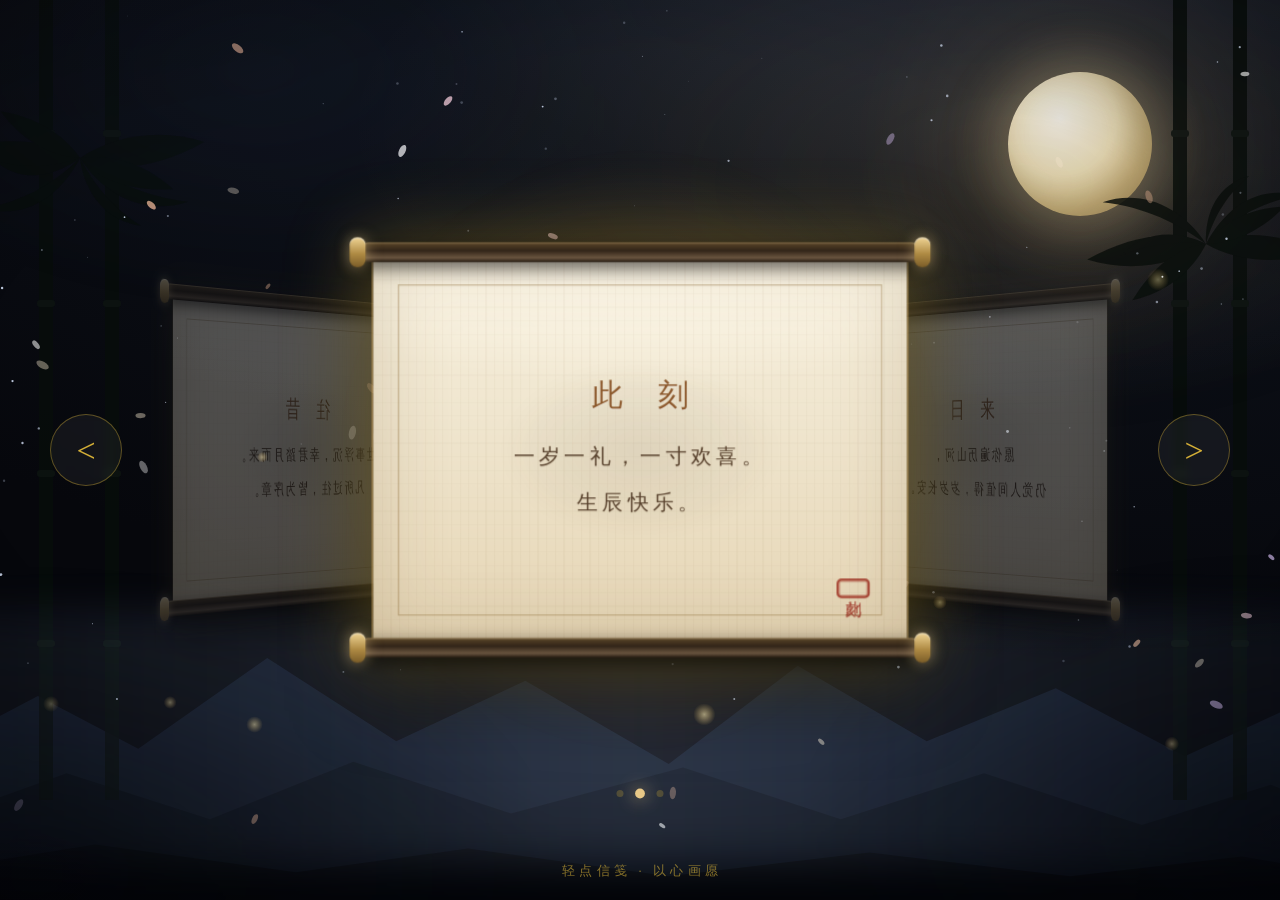
<file: 03-生辰信笺.html>
﻿<!DOCTYPE html>
<html lang="zh-CN">
<head>
  <meta charset="UTF-8">
  <meta name="viewport" content="width=device-width, initial-scale=1.0, viewport-fit=cover">
  <title>生辰信笺 · 剑影江湖</title>
  <link rel="stylesheet" href="./3d旋转卡片.css">
</head>
<body>

  <div id="bg"></div>
  <div id="halo"></div>
  <div id="moon"></div>

  <div class="mt far"></div>
  <div class="mt mid"></div>

  <svg id="bamboo" viewBox="0 0 1280 800" preserveAspectRatio="xMidYMax slice" aria-hidden="true">
    <defs>
      <g id="stalk">
        <rect x="-7" y="-40" width="14" height="880" rx="7" fill="#080d0b"/>
        <rect x="-9" y="130" width="18" height="7" rx="3" fill="#0d1411"/>
        <rect x="-9" y="300" width="18" height="7" rx="3" fill="#0d1411"/>
        <rect x="-9" y="470" width="18" height="7" rx="3" fill="#0d1411"/>
        <rect x="-9" y="640" width="18" height="7" rx="3" fill="#0d1411"/>
      </g>
      <g id="leafspray" fill="#080d0b">
        <path d="M0 0 C 30 -20 70 -26 108 -14 C 68 8 30 14 0 0 Z"/>
        <path d="M0 0 C 24 18 56 34 94 38 C 58 50 22 34 0 0 Z"/>
        <path d="M0 0 C -28 -16 -66 -19 -102 -8 C -64 12 -28 12 0 0 Z"/>
        <path d="M0 0 C -20 20 -48 38 -84 44 C -48 54 -18 34 0 0 Z"/>
      </g>
    </defs>
    <g opacity=".95">
      <use href="#stalk" transform="translate(46,0)"/>
      <use href="#stalk" transform="translate(112,0)"/>
      <use href="#stalk" transform="translate(1240,0)"/>
      <use href="#stalk" transform="translate(1180,0)"/>
      <use href="#leafspray" transform="translate(80,158) scale(1.15)"/>
      <use href="#leafspray" transform="translate(80,158) rotate(26) scale(.9)"/>
      <use href="#leafspray" transform="translate(1206,244) rotate(180) scale(1.1)"/>
      <use href="#leafspray" transform="translate(1206,244) rotate(150) scale(.85)"/>
    </g>
  </svg>

  <div class="mt near"></div>
  <canvas id="fx"></canvas>
  <div id="mist"></div>
  <div id="wash"></div>
  <div id="vig"></div>

  <div class="lg">
    <div class="beam"></div>
    <div id="box">
      <div class="card1 item">
        <i class="rod top"></i>
        <div class="ink"></div>
        <div class="scroll-text">
          <h3>往 昔</h3>
          <p>世事浮沉，幸君踏月而来。<br>凡所过往，皆为序章。</p>
        </div>
        <div class="seal">往昔</div>
        <i class="rod bottom"></i>
      </div>
      <div class="card2 item" id="it">
        <i class="rod top"></i>
        <div class="ink"></div>
        <div class="scroll-text">
          <h3>此 刻</h3>
          <p>一岁一礼，一寸欢喜。<br>生辰快乐。</p>
        </div>
        <div class="seal">此刻</div>
        <i class="rod bottom"></i>
      </div>
      <div class="card3 item">
        <i class="rod top"></i>
        <div class="ink"></div>
        <div class="scroll-text">
          <h3>来 日</h3>
          <p>愿你遍历山河，<br>仍觉人间值得，岁岁长安。</p>
        </div>
        <div class="seal">来日</div>
        <i class="rod bottom"></i>
      </div>
    </div>
    <button class="btn prev-btn" aria-label="上一张">&lt;</button>
    <button class="btn next-btn" aria-label="下一张">&gt;</button>
  </div>

  <div class="dots" id="dots"><i></i><i></i><i></i></div>
  <button class="cont" id="cont">展 开 终 章 →</button>

  <canvas id="canvas" width="400" height="400"></canvas>
  <div class="hint" id="hint">轻点信笺 · 以心画愿</div>

  <div id="wipe"></div>

  <script src="./3d旋转卡片.js"></script>
<script>
/* 配置.js 覆盖：第三幕三张信笺的文字 */
(function(){
  function apply(){
    try{
      var S=window.SITE||{}, L=S.letters; if(!L) return;
      var items=document.querySelectorAll('#box .item');
      for(var i=0;i<items.length&&i<L.length;i++){
        var h=items[i].querySelector('.scroll-text h3');
        var p=items[i].querySelector('.scroll-text p');
        var s=items[i].querySelector('.seal');
        if(h&&L[i].title) h.textContent=L[i].title.split('').join(' ');
        if(p&&L[i].body){
          var parts=L[i].body.split('。').filter(function(x){return x.length;});
          p.innerHTML=parts.map(function(x){return x+'。';}).join('<br>');
        }
        if(s&&L[i].title) s.textContent=L[i].title;
      }
    }catch(e){}
  }
  if(document.readyState==='complete') apply(); else window.addEventListener('load',apply);
})();
</script>
</body>
</html>
</file>
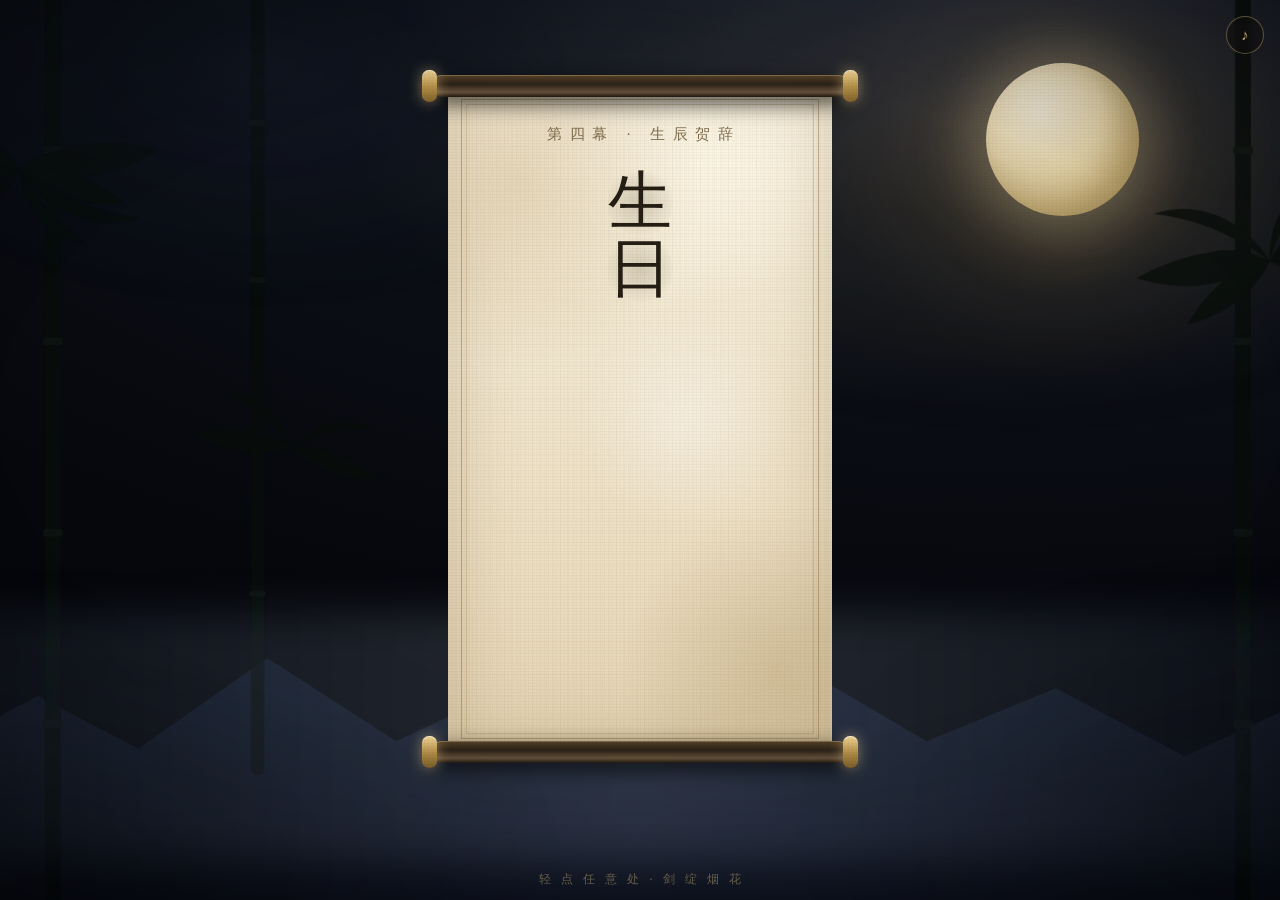
<file: 04-生日快乐.html>
<!DOCTYPE html>
<html lang="zh-CN">
<head>
<meta charset="UTF-8">
<meta name="viewport" content="width=device-width,initial-scale=1,viewport-fit=cover">
<title>第四幕 · 生辰贺辞</title>
<link rel="stylesheet" href="共享/墨韵.css">
<script src="配置.js"></script>
<script src="共享/墨韵.js"></script>
<style>
/* ============================================================================
   第四幕 · 生辰贺辞 —— 立轴卷轴缓缓展开，写满四个字
   背景层 / 粒子 / 音效 / 转场全部来自「共享/墨韵」；本页只负责卷轴的排版。
   ============================================================================ */

#stage{position:fixed;inset:0;z-index:6;display:flex;align-items:center;justify-content:center;
  padding:3vh 0 10vh;perspective:1400px}

.scroll{position:relative;width:clamp(286px,30vw,448px);height:min(74vh,690px);
  transform:translateZ(0);animation:scrollIn 1.4s cubic-bezier(.2,.8,.25,1) both}
@keyframes scrollIn{from{opacity:0;transform:translateY(26px) scale(.96)}to{opacity:1;transform:none}}

.rod{position:absolute;left:-17px;right:-17px;height:22px;border-radius:11px;z-index:3;
  background:linear-gradient(180deg,#544127,#2b2116 42%,#63503a 78%,#20180f);
  box-shadow:0 7px 20px rgba(0,0,0,.65), inset 0 1px 0 rgba(255,225,170,.25)}
.rod::before,.rod::after{content:"";position:absolute;top:-5px;bottom:-5px;width:15px;border-radius:7px;
  background:linear-gradient(180deg,#f0d494,#b08c45 55%,#7d5f2a);
  box-shadow:0 0 14px rgba(232,200,135,.55), inset 0 1px 0 rgba(255,255,255,.5)}
.rod::before{left:-9px}
.rod::after{right:-9px}
.rod.top{top:-11px}
.rod.bottom{top:0;margin-top:-11px;transition:top 1.05s cubic-bezier(.24,.92,.24,1)}
.scroll.open .rod.bottom{top:100%}

.paper{position:absolute;inset:0;z-index:2;border-radius:2px;
  clip-path:inset(0 0 100% 0);
  transition:clip-path 1.05s cubic-bezier(.24,.92,.24,1);
  background:
    radial-gradient(120% 55% at 50% 0%, #fdf8ea, rgba(253,248,234,0) 62%),
    linear-gradient(180deg,#f8f1df,#f0e6cf 42%,#eadcbf 76%,#e2d2b2);
  box-shadow:inset 0 0 70px rgba(122,96,54,.28), inset 0 0 3px rgba(255,255,255,.6),
             0 26px 64px rgba(0,0,0,.62), 0 0 0 1px rgba(120,95,55,.35)}
.paper::before{content:"";position:absolute;inset:0;opacity:.5;pointer-events:none;
  background-image:
    repeating-linear-gradient(90deg, rgba(150,124,84,.09) 0 1px, transparent 1px 7px),
    repeating-linear-gradient(0deg, rgba(150,124,84,.06) 0 1px, transparent 1px 11px)}
.paper::after{content:"";position:absolute;inset:0;pointer-events:none;
  background:
    radial-gradient(78% 46% at 18% 14%, rgba(196,170,124,.40), transparent 62%),
    radial-gradient(66% 40% at 86% 88%, rgba(176,150,104,.38), transparent 62%),
    radial-gradient(40% 24% at 62% 50%, rgba(255,255,255,.35), transparent 70%)}
.scroll.open .paper{clip-path:inset(0 0 0 0)}

.frame{position:absolute;inset:13px;border:1px solid rgba(146,116,66,.5);pointer-events:none;z-index:1}
.frame::before{content:"";position:absolute;inset:4px;border:1px solid rgba(146,116,66,.28)}

.inner{position:absolute;inset:0;z-index:4;display:flex;flex-direction:column;
  align-items:center;justify-content:center;gap:1.6vh;padding:7% 9% 12%}

.kicker{font-size:clamp(11px,1.75vh,15px);letter-spacing:.52em;text-indent:.52em;color:#7d6c4c;
  opacity:0;transform:translateY(-7px)}
.kicker.on{animation:inkLineIn .95s cubic-bezier(.2,.8,.25,1) forwards}

.hero{display:flex;flex-direction:column;align-items:center;margin:1.2vh 0 .4vh}
.char{position:relative;z-index:0;font-size:clamp(40px,7.1vh,74px);line-height:1.04;color:#241d13;
  opacity:0;clip-path:inset(0 0 100% 0);filter:blur(11px);will-change:clip-path,filter,opacity}
.char::before{content:"";position:absolute;inset:-16% -24%;border-radius:50%;z-index:-1;opacity:0;
  background:radial-gradient(closest-side, rgba(44,36,24,.26), rgba(44,36,24,.07) 58%, transparent 74%)}
.char.on{animation:brushIn .98s cubic-bezier(.2,.86,.24,1) forwards}
.char.on::before{animation:inkSpread 1.15s ease-out forwards}
@keyframes brushIn{
  0%{opacity:0;clip-path:inset(0 0 100% 0);filter:blur(13px)}
  16%{opacity:1;filter:blur(9px)}
  72%{clip-path:inset(0 0 0 0);filter:blur(1.6px)}
  100%{opacity:1;clip-path:inset(0 0 0 0);filter:blur(0)}
}
@keyframes inkSpread{0%{opacity:0;transform:scale(.38)}42%{opacity:1}100%{opacity:.6;transform:scale(1.02)}}

.hero.gold .char{
  background:linear-gradient(178deg,#fff6d2,#f0c465 38%,#a97c26 72%,#ffe7ab);
  -webkit-background-clip:text;background-clip:text;color:transparent;
  filter:drop-shadow(0 0 22px rgba(255,214,130,.9)) drop-shadow(0 0 56px rgba(255,176,52,.6));
  transition:filter .55s ease}
.hero.gold .char::before{background:radial-gradient(closest-side, rgba(255,206,110,.55), transparent 72%);opacity:.85}

.sign{margin-top:.9vh;font-size:clamp(11px,1.65vh,14px);letter-spacing:.34em;text-indent:.34em;color:#8b7850;
  opacity:0;transform:translateY(7px)}
.sign.on{animation:inkLineIn 1s cubic-bezier(.2,.8,.25,1) forwards}

.blessing{margin-top:1.9vh;display:flex;flex-direction:column;gap:.72em;text-align:center}
.blessing p{font-size:clamp(12px,1.95vh,16px);color:#4b3f2c;letter-spacing:.2em;text-indent:.2em;
  opacity:0;transform:translateY(9px);filter:blur(4px)}
.blessing.on p{animation:inkLineIn .9s cubic-bezier(.2,.8,.25,1) forwards}
.blessing.on p:nth-child(1){animation-delay:.02s}
.blessing.on p:nth-child(2){animation-delay:.24s}
.blessing.on p:nth-child(3){animation-delay:.46s}

.seal{position:absolute;right:6.5%;bottom:4.5%;z-index:5;width:clamp(42px,5.9vh,58px);aspect-ratio:1;
  grid-template-columns:1fr 1fr;font-size:clamp(14px,2vh,20px);
  opacity:0;transform:scale(2.7) rotate(-17deg)}
.seal.on{animation:stampIn .52s cubic-bezier(.2,1.55,.4,1) forwards}
@keyframes stampIn{
  0%{opacity:0;transform:scale(2.7) rotate(-17deg)}
  58%{opacity:1;transform:scale(.9) rotate(-5deg)}
  100%{opacity:.93;transform:scale(1) rotate(-4.5deg)}
}

/* 控件 */
#controls{position:fixed;left:0;right:0;bottom:5.2vh;z-index:15;display:flex;gap:14px;
  justify-content:center;flex-wrap:wrap;opacity:0;transform:translateY(14px);
  pointer-events:none;transition:opacity .9s ease,transform .9s cubic-bezier(.2,.8,.25,1)}
#controls.on{opacity:1;transform:none;pointer-events:auto}
#btnNext{background:linear-gradient(180deg,#fff6d8,#e8c887 46%,#d6b463);color:#2a2115;
  font-weight:600;letter-spacing:.22em;
  box-shadow:0 0 30px rgba(232,200,135,.45),0 8px 22px rgba(0,0,0,.5)}

#cd{position:fixed;left:0;right:0;bottom:13.2vh;z-index:15;text-align:center;pointer-events:none;
  font-size:12px;letter-spacing:.2em;color:rgba(232,200,135,.62);opacity:0;transition:opacity 1s ease}
#cd.on{opacity:1}
#cd b{color:#ffd98a}

@media (max-width:520px){
  #stage{padding:2vh 0 13vh}
  .scroll{width:78vw}
}
</style>
</head>
<body>

<div id="stage">
  <div class="scroll" id="scroll">
    <div class="rod top"></div>
    <div class="paper">
      <div class="frame"></div>
      <div class="inner">
        <div class="kicker" id="kicker"></div>
        <div class="hero" id="hero"></div>
        <div class="sign" id="sign"></div>
        <div class="blessing" id="blessing"></div>
      </div>
      <div class="seal seal-cn" id="seal"></div>
    </div>
    <div class="rod bottom"></div>
  </div>
</div>

<div id="controls">
  <button class="btn-gold" id="btnNext">展 开 真 心 话</button>
  <button class="btn-gold" id="btnReplay">重 看 一 遍</button>
  <button class="btn-gold" id="btnBack">回 到 江 湖</button>
</div>
<div id="cd"></div>

<script>
(function(){
  "use strict";

  /* ================= 文案来自「配置.js」的 SITE ================= */
  var S = window.SITE || {};
  var CONFIG = {
    kicker:    "第四幕 · 生辰贺辞",
    heroChars: S.heroChars  || ["生","日","快","乐"],
    signature: S.signature  || "剑心为贺 · 与君同赴此江湖",
    blessing:  S.blessing   || ["愿你遍历山河，仍觉人间值得",
                                "愿你剑心通明，所行皆作坦途",
                                "愿你岁岁长安，常乐无忧"],
    sealChars: S.sealChars  || ["岁","岁","平","安"],
    nextUrl:   "./05-真心话.html",
    backUrl:   S.backUrl    || "./index.html",
    autoNext:  18000
  };

  var $ = Ink.$;
  var scrollEl=$("scroll"), heroEl=$("hero"), sealEl=$("seal"),
      kickerEl=$("kicker"), signEl=$("sign"), blessEl=$("blessing"),
      ctrlEl=$("controls"), cdEl=$("cd"), stageEl=$("stage");

  /* ---------- 内容注入 ---------- */
  kickerEl.textContent = CONFIG.kicker;
  signEl.textContent   = CONFIG.signature;
  var chars=[], i;
  for(i=0;i<CONFIG.heroChars.length;i++){
    var c=document.createElement("span");
    c.className="char"; c.textContent=CONFIG.heroChars[i];
    heroEl.appendChild(c); chars.push(c);
  }
  for(i=0;i<CONFIG.blessing.length;i++){
    var p=document.createElement("p");
    p.textContent=CONFIG.blessing[i]; blessEl.appendChild(p);
  }
  for(i=0;i<CONFIG.sealChars.length;i++){
    var s=document.createElement("span");
    s.textContent=CONFIG.sealChars[i]; sealEl.appendChild(s);
  }

  /* ================= 演出 ================= */
  var CHARS=chars.length, T_START=4300, nextTimer=null;

  function playShow(){
    Ink.reveal();
    setTimeout(function(){ scrollEl.classList.add("open"); },480);
    setTimeout(function(){ kickerEl.classList.add("on"); },1180);
    for(var k=0;k<CHARS;k++){
      (function(k){
        setTimeout(function(){
          chars[k].classList.add("on");
          Ink.bell([523.25,587.33,659.25,783.99][k%4],1.0,0.055);
        },1720+k*520);
      })(k);
    }
    setTimeout(function(){ signEl.classList.add("on"); },1720+CHARS*520-140);
    setTimeout(climax, T_START);
  }

  function climax(){
    var r=scrollEl.getBoundingClientRect();
    var cx=r.left+r.width/2, cy=r.top+r.height/2;

    Ink.flash(0.88,780);
    Ink.shake(700, stageEl);
    Ink.whoosh();
    Ink.FX.shockwave(cx,cy,[255,232,180]);
    Ink.FX.swords(cx,cy,64);
    heroEl.classList.add("gold");
    Ink.FX.barrage(11);

    setTimeout(function(){ heroEl.classList.remove("gold"); }, 1700);

    setTimeout(function(){
      sealEl.classList.add("on");
      Ink.shake(430, stageEl);
      Ink.bell(392,0.5,0.1);
      Ink.FX.shockwave(cx,cy,[230,120,100]);
      var sr=sealEl.getBoundingClientRect();
      Ink.FX.sparks(sr.left+sr.width/2, sr.top+sr.height/2, 0, 26, 1.6);
    },880);

    setTimeout(function(){ blessEl.classList.add("on"); Ink.bell(659.25,1.6,0.06); },1420);
    setTimeout(function(){ for(var k=0;k<7;k++) Ink.FX.lantern(); },1800);
    setTimeout(function(){ ctrlEl.classList.add("on"); },2400);
    setTimeout(function(){
      ctrlEl.querySelector("#btnNext").focus();
      cdEl.classList.add("on");
      startCountdown();
    },2500);
    setTimeout(function(){
      setInterval(function(){
        if(document.hidden) return;
        Ink.FX.firework(Ink.rand(innerWidth*0.06,innerWidth*0.94), Ink.rand(innerHeight*0.06,innerHeight*0.5));
      },2100);
      setInterval(function(){ if(!document.hidden) Ink.FX.lantern(); },3200);
      setInterval(function(){ if(!document.hidden) Ink.FX.slash(); },2600);
    },2600);
  }

  function startCountdown(){
    var left=Math.round(CONFIG.autoNext/1000);
    var tick=function(){
      if(left<=0){ cdEl.innerHTML="即将展开 <b>真心话</b> …"; return; }
      cdEl.innerHTML = left + " 秒后自动展开 <b>真心话</b> · 或点击下方按钮";
      left--;
    };
    tick();
    nextTimer = setInterval(tick,1000);
    nextTimer2 = setTimeout(function(){ goNext(); }, CONFIG.autoNext);
  }
  var nextTimer2=null;

  function goNext(){
    if(nextTimer) clearInterval(nextTimer);
    if(nextTimer2) clearTimeout(nextTimer2);
    Ink.go(CONFIG.nextUrl);
  }

  /* ================= 交互 ================= */
  document.addEventListener("pointerdown",function(e){
    if(e.target && e.target.closest && e.target.closest("button")) return;
    Ink.FX.firework(e.clientX,e.clientY);
    Ink.FX.sparks(e.clientX,e.clientY,(Math.random()*6)|0,18,1.3);
    Ink.bell(Ink.rand(600,1000),0.35,0.03);
  });

  $("btnNext").addEventListener("click", goNext);
  $("btnReplay").addEventListener("click", function(){ location.reload(); });
  $("btnBack").addEventListener("click", function(){ Ink.go(CONFIG.backUrl); });

  document.addEventListener("keydown",function(e){
    if(e.key==="r"||e.key==="R") location.reload();
    if(e.key==="Escape"){ ctrlEl.classList.toggle("on"); }
  });

  /* ================= 启动 ================= */
  Ink.FX.start();
  Ink.controls({ hint:"轻 点 任 意 处 · 剑 绽 烟 花", hintDelay:2600 });
  playShow();
})();
</script>
</body>
</html>
</file>
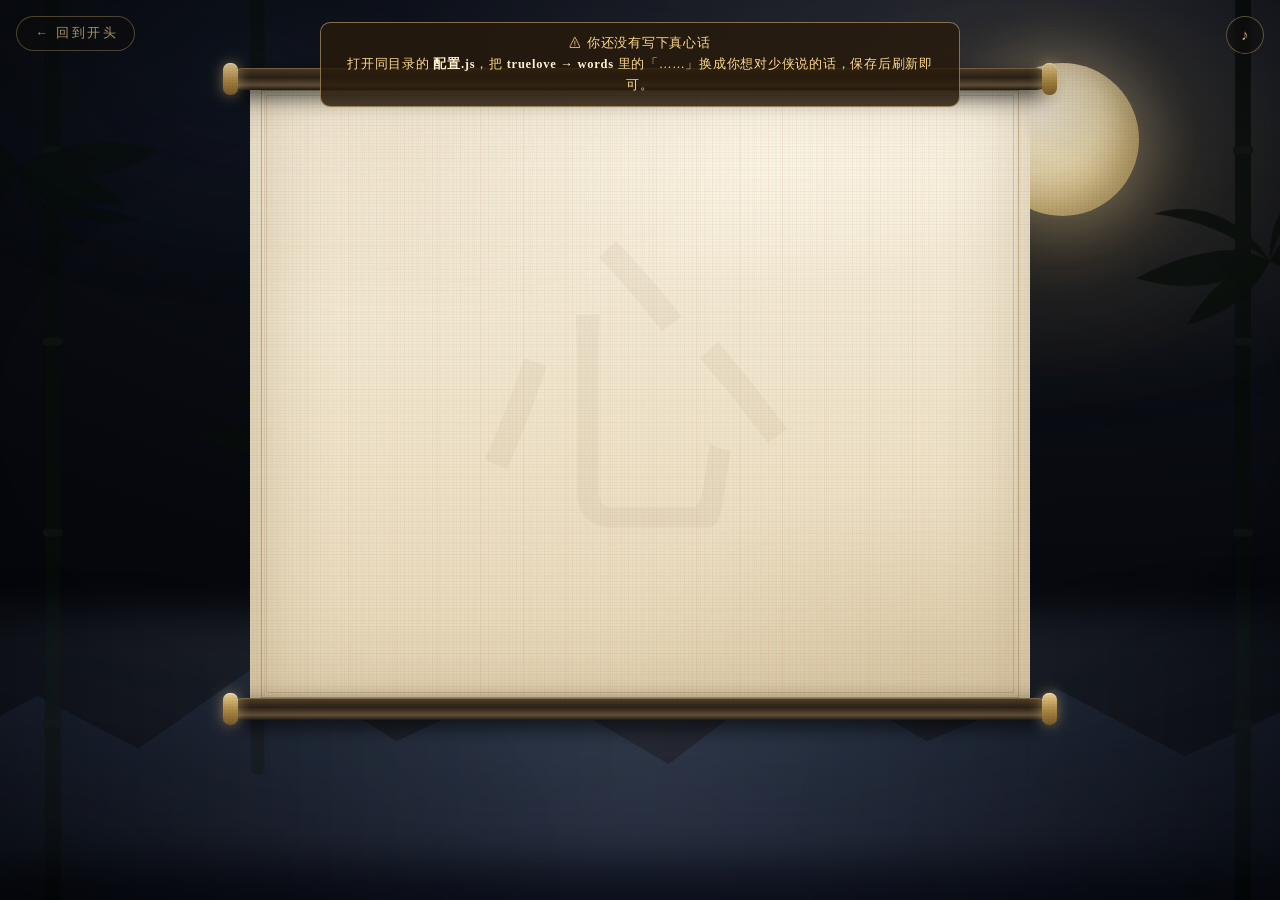
<file: 05-真心话.html>
<!DOCTYPE html>
<html lang="zh-CN">
<head>
<meta charset="UTF-8">
<meta name="viewport" content="width=device-width,initial-scale=1,viewport-fit=cover">
<title>终章 · 见字如面</title>
<link rel="stylesheet" href="共享/墨韵.css">
<script src="配置.js"></script>
<script src="共享/墨韵.js"></script>
<style>
/* ============================================================================
   第五幕 · 见字如面 —— 摊开一张信笺，把想说的话一句一句写给她
   你要改的内容在「配置.js」里的 truelove，不用动这个文件。
   ============================================================================ */

#stage{position:fixed;inset:0;z-index:6;display:flex;align-items:center;justify-content:center;
  padding:1.5vh 0 14vh}

.letter{position:relative;width:clamp(300px,66vw,780px);height:min(70vh,660px);
  transform:translateZ(0);animation:letterIn 1.5s cubic-bezier(.2,.8,.25,1) both}
@keyframes letterIn{from{opacity:0;transform:translateY(28px) scale(.97)}to{opacity:1;transform:none}}

/* 木轴 */
.rod{position:absolute;left:-18px;right:-18px;height:22px;border-radius:11px;z-index:3;
  background:linear-gradient(180deg,#544127,#2b2116 42%,#63503a 78%,#20180f);
  box-shadow:0 7px 20px rgba(0,0,0,.65), inset 0 1px 0 rgba(255,225,170,.25)}
.rod::before,.rod::after{content:"";position:absolute;top:-5px;bottom:-5px;width:15px;border-radius:7px;
  background:linear-gradient(180deg,#f0d494,#b08c45 55%,#7d5f2a);
  box-shadow:0 0 14px rgba(232,200,135,.55), inset 0 1px 0 rgba(255,255,255,.5)}
.rod::before{left:-9px}
.rod::after{right:-9px}
.rod.top{top:-11px}
.rod.bottom{top:0;margin-top:-11px;transition:top 1.15s cubic-bezier(.24,.92,.24,1)}
.letter.open .rod.bottom{top:100%}

/* 宣纸 */
.paper{position:absolute;inset:0;z-index:2;
  clip-path:inset(0 0 100% 0);
  transition:clip-path 1.15s cubic-bezier(.24,.92,.24,1);
  background:
    radial-gradient(120% 55% at 50% 0%, #fdf8ea, rgba(253,248,234,0) 62%),
    linear-gradient(180deg,#f9f2e1,#f1e7d0 44%,#ebddc1 78%,#e3d3b3);
  box-shadow:inset 0 0 80px rgba(122,96,54,.30), inset 0 0 3px rgba(255,255,255,.6),
             0 26px 64px rgba(0,0,0,.62), 0 0 0 1px rgba(120,95,55,.35)}
.paper::before{content:"";position:absolute;inset:0;pointer-events:none;opacity:.55;z-index:0;
  background-image:
    repeating-linear-gradient(90deg, rgba(150,124,84,.075) 0 1px, transparent 1px 7px),
    repeating-linear-gradient(0deg, rgba(150,124,84,.05) 0 1px, transparent 1px 11px)}
/* 朱丝栏 */
.paper::after{content:"";position:absolute;inset:14px;pointer-events:none;z-index:0;opacity:.55;
  background:
    repeating-linear-gradient(90deg, rgba(178,58,47,.085) 0 1px, transparent 1px 2.7em),
    radial-gradient(78% 46% at 16% 10%, rgba(196,170,124,.34), transparent 62%),
    radial-gradient(66% 42% at 88% 92%, rgba(176,150,104,.32), transparent 62%)}
.letter.open .paper{clip-path:inset(0 0 0 0)}

/* 双线朱框 */
.frame{position:absolute;inset:11px;z-index:1;pointer-events:none;border:1px solid rgba(146,116,66,.5)}
.frame::before{content:"";position:absolute;inset:4px;border:1px solid rgba(146,116,66,.26)}

/* 水印 */
.watermark{position:absolute;left:50%;top:50%;z-index:0;pointer-events:none;
  transform:translate(-50%,-50%);line-height:1;
  font-size:min(44vh,300px);color:rgba(120,95,55,.06)}

/* 正文区 */
#content{position:absolute;inset:0;z-index:2;overflow-y:auto;overscroll-behavior:contain;
  padding:6.5% 8.5% 8%;display:flex;flex-direction:column;scrollbar-width:none}
#content::-webkit-scrollbar{width:0;height:0}

.topline{font-size:clamp(16px,2.5vh,22px);color:#3a2f20;letter-spacing:.28em;
  padding-bottom:.7em;margin-bottom:.5em;border-bottom:1px solid rgba(146,116,66,.3);
  opacity:0;transform:translateY(-8px)}
.topline.on{animation:inkLineIn .95s cubic-bezier(.2,.8,.25,1) forwards}

.body p{font-size:clamp(15px,2.1vh,19px);line-height:2.05;color:#2c2318;
  letter-spacing:.035em;text-indent:2em;margin:0 0 .5em;word-break:break-word}
.body p.blank{height:.6em;margin:0}

.ch{opacity:0;filter:blur(6px);display:inline}
.ch.on{animation:chIn .46s cubic-bezier(.2,.8,.25,1) forwards}
@keyframes chIn{from{opacity:0;filter:blur(6px)}to{opacity:1;filter:blur(0)}}

.foot{margin-top:auto;padding-top:2.2em;text-align:right;opacity:0;transform:translateY(10px)}
.foot.on{animation:inkLineIn 1.1s cubic-bezier(.2,.8,.25,1) forwards}
.sign{font-size:clamp(14px,2vh,18px);color:#3a2f20;letter-spacing:.16em}
.date{margin-top:.6em;font-size:clamp(11px,1.55vh,13px);color:#7d6c4c;letter-spacing:.22em}

/* 印章（跟在落款下面，右对齐） */
.sealrow{display:flex;justify-content:flex-end;padding-right:2.5%;margin-top:1em}
#seal{width:clamp(50px,7vh,68px);aspect-ratio:1;
  position:relative;z-index:5;
  grid-template-columns:1fr 1fr;font-size:clamp(15px,2.2vh,21px);
  opacity:0;transform:scale(2.7) rotate(-17deg)}
#seal.on{animation:stampIn .52s cubic-bezier(.2,1.55,.4,1) forwards}
@keyframes stampIn{
  0%{opacity:0;transform:scale(2.7) rotate(-17deg)}
  58%{opacity:1;transform:scale(.9) rotate(-5deg)}
  100%{opacity:.93;transform:scale(1) rotate(-4.5deg)}}

/* 全剧终 */
#endline{position:fixed;left:0;right:0;bottom:11.6vh;z-index:14;text-align:center;pointer-events:none;
  font-size:clamp(12px,1.7vh,15px);letter-spacing:.62em;text-indent:.62em;
  color:rgba(232,200,135,.0);transition:color 1.6s ease}
#endline.on{color:rgba(232,200,135,.72)}

/* 控制条 */
#controls{position:fixed;left:0;right:0;bottom:5vh;z-index:15;display:flex;gap:14px;
  justify-content:center;flex-wrap:wrap;opacity:0;transform:translateY(14px);
  pointer-events:none;transition:opacity .9s ease,transform .9s cubic-bezier(.2,.8,.25,1)}
#controls.on{opacity:1;transform:none;pointer-events:auto}

/* 「还没写真心话」提示 */
#editHint{position:fixed;left:50%;top:2.4vh;z-index:16;transform:translateX(-50%) translateY(-10px);
  max-width:min(92vw,720px);padding:10px 18px;border-radius:10px;
  background:rgba(40,26,12,.82);border:1px solid rgba(232,200,135,.5);
  color:#ffd98a;font-size:12.5px;line-height:1.7;letter-spacing:.06em;text-align:center;
  opacity:0;pointer-events:none;transition:opacity .8s ease,transform .8s ease}
#editHint.on{opacity:1;transform:translateX(-50%) translateY(0)}
#editHint b{color:#fff3cf}

@media (max-width:640px){
  .letter{width:88vw;height:min(66vh,560px)}
  #content{padding:7% 7% 9%}
  #endline{bottom:13vh;letter-spacing:.4em;text-indent:.4em}
}
</style>
</head>
<body>

<div id="stage">
  <div class="letter" id="letter">
    <div class="rod top"></div>
    <div class="paper">
      <div class="frame"></div>
      <div class="watermark">心</div>
      <div id="content">
        <div class="topline" id="topline"></div>
        <div class="body" id="body"></div>
        <div class="foot" id="foot">
          <div class="sign" id="sign"></div>
          <div class="date" id="date"></div>
        </div>
        <div class="sealrow"><div class="seal-cn" id="seal"></div></div>
      </div>
    </div>
    <div class="rod bottom"></div>
  </div>
</div>

<div id="endline">剑 影 江 湖 · 全 剧 终</div>

<div id="editHint"></div>

<div id="controls">
  <button class="btn-gold" id="btnAgain">再 读 一 遍</button>
  <button class="btn-gold" id="btnHome">回 到 开 头</button>
</div>

<script>
(function(){
  "use strict";

  /* ---------------- 读取「配置.js」里的真心话 ---------------- */
  var T = (window.SITE && window.SITE.truelove) || {};
  var topline = T.topline || "致 你";
  var words   = (T.words && T.words.length) ? T.words : ["……（还没有写下真心话）"];
  var sign    = T.sign || "";
  var date    = T.date || "";
  var sealTxt = ["见","字","如","面"];
  var honor   = (window.SITE && window.SITE.honorific) || "你";

  var $ = Ink.$;
  var letterEl = $("letter"), contentEl = $("content"), bodyEl = $("body"),
      footEl = $("foot"), sealEl = $("seal"), stageEl = $("stage");

  /* ---------------- 注入内容 ---------------- */
  $("topline").textContent = topline;
  $("sign").textContent    = sign;
  $("date").textContent    = date;
  for(var s=0;s<sealTxt.length;s++){
    var sp = document.createElement("span");
    sp.textContent = sealTxt[s];
    sealEl.appendChild(sp);
  }

  var paras = [], k;
  for(k=0;k<words.length;k++){
    var txt = (words[k]===undefined || words[k]===null) ? "" : String(words[k]);
    var p = document.createElement("p");
    if(txt.replace(/\s/g,"") === ""){
      p.className = "blank";
    }else{
      var cs = Array.prototype.slice.call(txt);
      for(var j=0;j<cs.length;j++){
        var ch = document.createElement("span");
        ch.className = "ch";
        ch.textContent = cs[j];
        p.appendChild(ch);
      }
    }
    bodyEl.appendChild(p);
    paras.push(p);
  }

  /* ---------------- 排出「逐字书写」时间轴 ---------------- */
  var schedule = [], clock = 0;
  var totalChars = bodyEl.querySelectorAll(".ch").length;
  var CH = 46;
  if(totalChars > 0 && totalChars * CH > 24000){ CH = Math.max(15, Math.round(24000/totalChars)); }
  for(k=0;k<paras.length;k++){
    var list = paras[k].querySelectorAll(".ch");
    if(!list.length){ clock += 760; continue; }
    for(var n=0;n<list.length;n++){ schedule.push({el:list[n], t:clock}); clock += CH; }
    clock += 720;
  }
  var WRITE_TOTAL = clock;

  /* ---------------- 书写动画 ---------------- */
  function autoScroll(el){
    var r = el.getBoundingClientRect(), c = contentEl.getBoundingClientRect();
    if(r.bottom > c.bottom - 30){
      contentEl.scrollTop += (r.bottom - c.bottom) + 56;
    }
  }

  var started = false;
  function startWriting(){
    if(started) return; started = true;
    var t0 = null, cursor = 0;
    function frame(now){
      if(t0 === null) t0 = now;
      var el = now - t0;
      while(cursor < schedule.length && schedule[cursor].t <= el){
        var it = schedule[cursor];
        it.el.classList.add("on");
        if(cursor % 3 === 0) Ink.bell(Ink.rand(560,900), 0.10, 0.009);
        autoScroll(it.el);
        cursor++;
      }
      if(cursor < schedule.length) requestAnimationFrame(frame);
      else setTimeout(finishWriting, 900);
    }
    requestAnimationFrame(frame);
  }

  /* ---------------- 写完：落款 + 印章 ---------------- */
  var finished = false;
  function finishWriting(){
    if(finished) return; finished = true;
    contentEl.scrollTop = contentEl.scrollHeight;
    footEl.classList.add("on");
    Ink.bell(392, 1.5, 0.06);

    setTimeout(function(){
      sealEl.classList.add("on");
      Ink.shake(430);
      Ink.bell(523.25, 0.5, 0.095);
      var r = sealEl.getBoundingClientRect();
      Ink.FX.sparks(r.left + r.width/2, r.top + r.height/2, 0, 28, 1.7);
    }, 950);

    setTimeout(climax, 1600);
  }

  /* ---------------- 高潮：万剑归宗 + 烟花 ---------------- */
  var climaxed = false;
  function climax(){
    if(climaxed) return; climaxed = true;
    Ink.flash(0.86, 800);
    Ink.shake(720);
    Ink.whoosh();
    Ink.cine(true);
    Ink.FX.shockwave(innerWidth/2, innerHeight/2);
    Ink.FX.swords(innerWidth/2, innerHeight/2, 56);
    Ink.FX.barrage(10);

    setTimeout(function(){ Ink.FX.lanterns(9); }, 900);
    setTimeout(function(){ $("endline").classList.add("on"); Ink.bell(659.25, 2.0, 0.05); }, 1700);
    setTimeout(function(){ $("controls").classList.add("on"); }, 2700);
    setTimeout(function(){
      setInterval(function(){ if(!document.hidden) Ink.FX.firework(Ink.rand(innerWidth*0.06, innerWidth*0.94), Ink.rand(innerHeight*0.06, innerHeight*0.5)); }, 2100);
      setInterval(function(){ if(!document.hidden) Ink.FX.lantern(); }, 3400);
      setInterval(function(){ if(!document.hidden) Ink.FX.slash(); }, 2600);
    }, 3000);
  }

  /* ---------------- 还没写真心话的提醒 ---------------- */
  (function(){
    var joined = words.join("");
    var looksPlaceholder =
      joined.indexOf("把这几行换成") >= 0 ||
      joined.indexOf("还没有写下真心话") >= 0 ||
      /^[…\.\s]*$/.test(joined);
    if(looksPlaceholder){
      var h = $("editHint");
      h.innerHTML = "⚠ 你还没有写下真心话<br>打开同目录的 <b>配置.js</b>，把 <b>truelove → words</b> 里的「……」换成你想对" + honor + "说的话，保存后刷新即可。";
      h.classList.add("on");
    }
  })();

  /* ---------------- 交互 ---------------- */
  document.addEventListener("pointerdown", function(e){
    if(e.target && e.target.closest && e.target.closest("button")) return;
    Ink.FX.firework(e.clientX, e.clientY);
    Ink.FX.sparks(e.clientX, e.clientY, (Math.random()*6)|0, 18, 1.3);
    Ink.bell(Ink.rand(600,1000), 0.35, 0.03);
  });

  $("btnAgain").addEventListener("click", function(){ location.reload(); });
  $("btnHome").addEventListener("click", function(){ Ink.go("./index.html"); });

  document.addEventListener("keydown", function(e){
    if(e.key === "r" || e.key === "R") location.reload();
    if(e.key === "Escape"){ var c = $("controls"); if(c) c.classList.toggle("on"); }
  });

  /* ---------------- 启动 ---------------- */
  Ink.FX.start();
  Ink.controls({
    back: "./index.html",
    backText: "回到开头",
    hint: "轻 点 任 意 处 · 剑 绽 烟 花",
    hintDelay: 3200
  });

  Ink.reveal();
  setTimeout(function(){ Ink.act("第五幕 · 见字如面", "有些话，只想说给一个人听"); }, 420);
  setTimeout(function(){ letterEl.classList.add("open"); }, 1500);
  setTimeout(function(){ $("topline").classList.add("on"); }, 2900);
  setTimeout(startWriting, 3500);

  // 兜底：万一 requestAnimationFrame 被节流，也不至于卡住
  setTimeout(function(){
    if(!started) startWriting();
    if(!finished && started) setTimeout(function(){ if(!finished) finishWriting(); }, WRITE_TOTAL + 4000);
  }, 4200);
})();
</script>
</body>
</html>
</file>
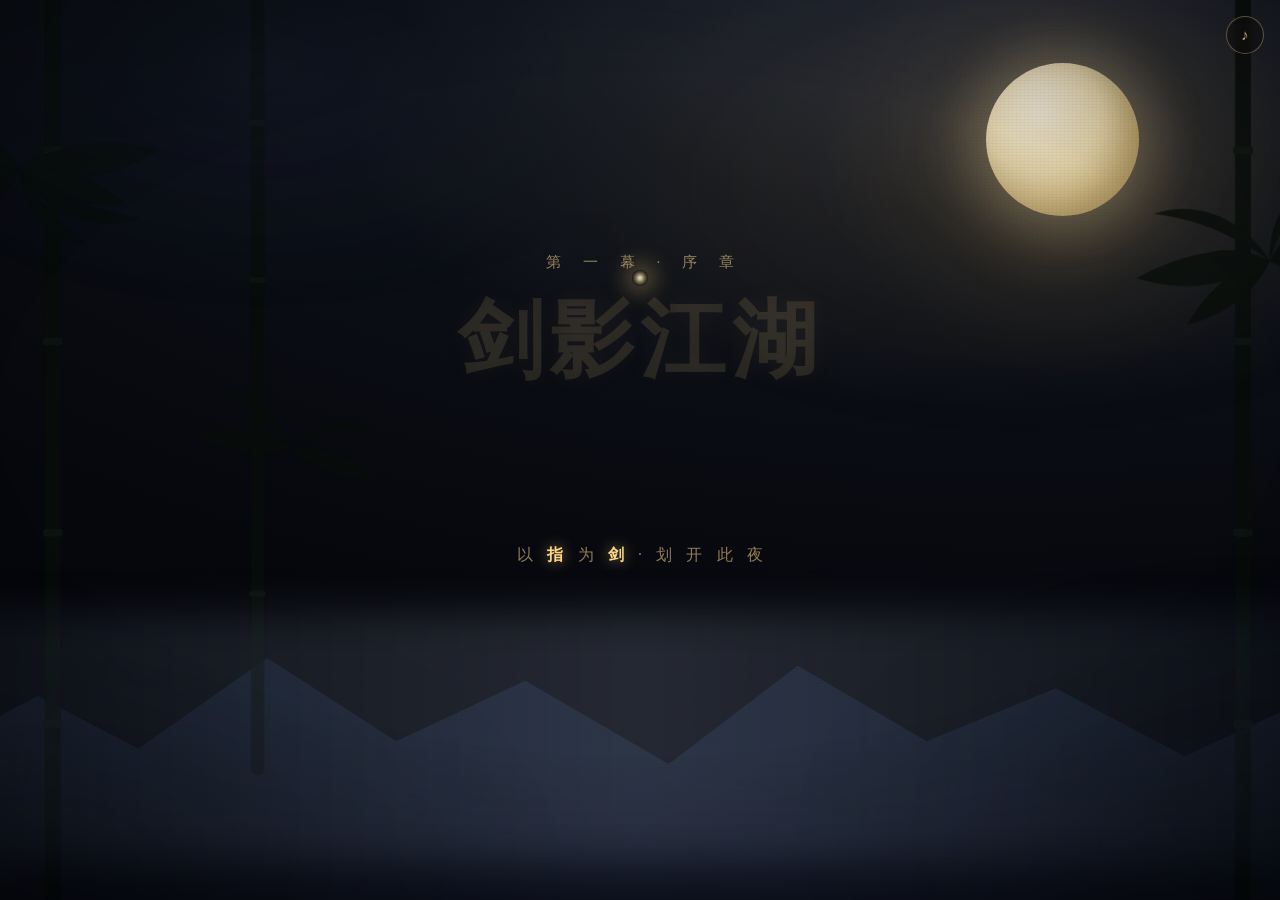
<file: 第一版.html>
<!DOCTYPE html>
<html lang="zh-CN">
<head>
<meta charset="UTF-8">
<meta name="viewport" content="width=device-width,initial-scale=1,maximum-scale=1,user-scalable=no,viewport-fit=cover">
<title>剑影江湖</title>
<link rel="stylesheet" href="共享/墨韵.css">
<script src="配置.js"></script>
<script src="共享/墨韵.js"></script>
<style>
/* ============================================================================
   第一幕 · 序章「点剑成诗」
   她在屏幕上划动手指 → 拖出剑光 → 每划一剑，夜空里刻出一个鎏金大字。
   四个淡墨字先作为「待刻的底稿」铺在夜空里，划一剑点亮一个。
   背景 / 粒子 / 音效 / 转场来自「共享/墨韵」。
   ============================================================================ */

#ink{position:fixed;inset:0;z-index:5;touch-action:none;cursor:crosshair;display:block}

#stage{position:fixed;inset:0;z-index:6;display:flex;flex-direction:column;
  align-items:center;justify-content:center;pointer-events:none;
  padding:7vh 5vw;text-align:center}

.kicker{font-size:clamp(11px,1.7vh,15px);letter-spacing:.6em;text-indent:.6em;
  color:rgba(232,200,135,.62);margin-bottom:2.6vh;opacity:0}
.kicker.on{animation:inkLineIn 1.1s cubic-bezier(.2,.8,.25,1) .1s forwards}

.titlewrap{display:grid;justify-items:center;align-items:center;width:100%}
.titlewrap>*{grid-area:1 / 1}

.title,.ghost{display:flex;justify-content:center;align-items:baseline;
  gap:.06em;flex-wrap:nowrap;line-height:1.08}
.ghost{pointer-events:none;transition:opacity 1.4s ease}
.ghost.off{opacity:0}
.gch{font-family:"STKaiti","KaiTi","Kaiti SC","Songti SC",serif;font-weight:700;
  font-size:clamp(46px,9.4vh,96px);letter-spacing:.06em;
  color:rgba(232,200,135,.13);
  text-shadow:0 0 22px rgba(232,200,135,.06)}

.ch{font-family:"STKaiti","KaiTi","Kaiti SC","Songti SC",serif;font-weight:700;
  font-size:clamp(46px,9.4vh,96px);letter-spacing:.06em;
  background:linear-gradient(178deg,#fff6d2,#f0c465 38%,#a97c26 72%,#ffe7ab);
  -webkit-background-clip:text;background-clip:text;color:transparent;
  opacity:0;clip-path:inset(0 0 100% 0);filter:blur(13px);will-change:clip-path,filter,opacity}
.ch.on{animation:carve .95s cubic-bezier(.2,.86,.24,1) forwards}
@keyframes carve{
  0%{opacity:0;clip-path:inset(0 0 100% 0);filter:blur(13px)}
  16%{opacity:1}
  74%{clip-path:inset(0 0 0 0);filter:blur(1.6px) drop-shadow(0 0 34px rgba(255,214,130,.85))}
  100%{opacity:1;clip-path:inset(0 0 0 0);
       filter:blur(0) drop-shadow(0 0 26px rgba(255,214,130,.9)) drop-shadow(0 0 66px rgba(255,176,52,.55))}
}
.title.done .ch{animation:none;opacity:1;clip-path:inset(0 0 0 0);
  filter:drop-shadow(0 0 26px rgba(255,214,130,.9)) drop-shadow(0 0 66px rgba(255,176,52,.55))}

.rule{width:0;height:1px;margin:3.4vh 0 0;
  background:linear-gradient(90deg,transparent,rgba(232,200,135,.75),transparent);
  transition:width 1.1s cubic-bezier(.2,.8,.25,1)}
.rule.on{width:min(62vw,520px)}

.sub{margin-top:2.8vh;font-size:clamp(12px,2vh,17px);letter-spacing:.42em;text-indent:.42em;
  color:rgba(232,200,135,.82);opacity:0;transform:translateY(9px)}
.sub.on{animation:inkLineIn 1s cubic-bezier(.2,.8,.25,1) forwards}

.sign{margin-top:1.6vh;font-size:clamp(11px,1.7vh,15px);letter-spacing:.3em;text-indent:.3em;
  color:rgba(232,200,135,.55);opacity:0;transform:translateY(9px)}
.sign.on{animation:inkLineIn 1s cubic-bezier(.2,.8,.25,1) .3s forwards}

.tipbar{margin-top:5vh;font-size:clamp(11px,1.8vh,16px);letter-spacing:.32em;text-indent:.32em;
  color:rgba(232,200,135,.62);transition:opacity .7s ease}
.tipbar b{color:#ffd98a;font-weight:600;text-shadow:0 0 14px rgba(255,214,130,.55)}

#go{margin-top:4.4vh;pointer-events:none;opacity:0;transform:translateY(14px);
  background:linear-gradient(180deg,#fff6d8,#e8c887 46%,#d6b463);color:#2a2115;
  font-weight:600;
  transition:opacity .9s ease,transform .9s cubic-bezier(.2,.8,.25,1),box-shadow .35s ease}
#go.on{opacity:1;transform:none;pointer-events:auto;
  box-shadow:0 0 34px rgba(232,200,135,.5),0 10px 26px rgba(0,0,0,.5)}
#go:hover{box-shadow:0 0 52px rgba(255,214,130,.75),0 10px 26px rgba(0,0,0,.5)}

/* 划动指引：一道掠过长空的光点 */
#nudge{position:fixed;left:0;right:0;top:30%;z-index:7;pointer-events:none;
  display:flex;justify-content:center;opacity:0;transition:opacity .9s ease}
#nudge.on{opacity:1}
#nudge i{display:block;width:16px;height:16px;border-radius:50%;
  background:radial-gradient(circle,rgba(255,246,214,.95),rgba(255,214,130,.35) 45%,rgba(255,176,52,0) 72%);
  box-shadow:0 0 22px 6px rgba(255,214,130,.35);
  animation:nudgeMove 3.0s cubic-bezier(.45,0,.55,1) infinite}
@keyframes nudgeMove{
  0%{transform:translateX(-34vw) translateY(2vh) scale(.6);opacity:.25}
  20%{opacity:.95}
  50%{transform:translateX(0) translateY(-1vh) scale(1);opacity:1}
  80%{opacity:.95}
  100%{transform:translateX(34vw) translateY(2vh) scale(.6);opacity:.25}
}

@media (max-width:520px){
  .ch,.gch{font-size:clamp(40px,12vw,64px)}
  .sub{letter-spacing:.3em}
  .tipbar{letter-spacing:.2em}
}
</style>
</head>
<body>

<canvas id="ink"></canvas>

<div id="nudge"><i></i></div>

<div id="stage">
  <div class="kicker" id="kicker">第 一 幕 · 序 章</div>

  <div class="titlewrap">
    <div class="ghost" id="ghost"></div>
    <div class="title" id="title"></div>
  </div>

  <div class="rule" id="rule"></div>
  <div class="sub" id="sub"></div>
  <div class="sign" id="sign"></div>
  <div class="tipbar" id="tipbar"></div>
  <button class="btn-gold" id="go"></button>
</div>

<script>
(function(){
  "use strict";

  var S = window.SITE || {};
  var CONFIG = {
    title:    S.gameTitle || "剑影江湖",
    sub:      S.gameSub   || "武 侠 奇 旅 · 三 关 山 河",
    start:    S.startText || "踏 入 江 湖",
    honor:    S.honorific || "少侠",
    nextUrl:  "./02-焚香许愿.html",
    idleHelp: 13000
  };

  var $ = Ink.$;
  var cvs = $("ink"), ctx = cvs.getContext("2d");
  var kickerEl=$("kicker"), titleEl=$("title"), ghostEl=$("ghost"), ruleEl=$("rule"),
      subEl=$("sub"), signEl=$("sign"), tipEl=$("tipbar"), goEl=$("go"), nudgeEl=$("nudge");

  /* ---------------------------------------------------------- 标题字 */
  var chars = CONFIG.title.split("");
  if(chars.length > 6) chars = chars.slice(0, 6);
  var N = chars.length, done = 0;
  var chEls = [];
  for(var i=0;i<N;i++){
    var sp = document.createElement("span");
    sp.className = "ch"; sp.textContent = chars[i];
    titleEl.appendChild(sp); chEls.push(sp);

    var gp = document.createElement("span");   // 待刻的淡墨底稿
    gp.className = "gch"; gp.textContent = chars[i];
    ghostEl.appendChild(gp);
  }
  subEl.textContent  = CONFIG.sub;
  signEl.textContent = "谨 以 此 卷 · 赠 " + CONFIG.honor;
  goEl.textContent   = CONFIG.start;
  document.title     = CONFIG.title;
  setTip(0);

  function setTip(k){
    if(k === 0)      tipEl.innerHTML = "以 <b>指</b> 为 <b>剑</b> · 划 开 此 夜";
    else if(k < N)   tipEl.innerHTML = "已 出 <b>" + k + "</b> 剑 · 还 差 <b>" + (N-k) + "</b> 剑";
    else             tipEl.innerHTML = "";
  }

  /* ---------------------------------------------------------- 画布 */
  var dpr = Math.min(window.devicePixelRatio || 1, 2);
  function resize(){
    cvs.width  = Math.floor(innerWidth  * dpr);
    cvs.height = Math.floor(innerHeight * dpr);
    cvs.style.width  = innerWidth  + "px";
    cvs.style.height = innerHeight + "px";
    ctx.setTransform(dpr,0,0,dpr,0,0);
  }
  resize();
  addEventListener("resize", resize);

  var strokes = [], cur = null, drawing = false;
  var now = function(){ return performance.now(); };

  function down(e){
    if(e.pointerType === "mouse" && e.button !== 0) return;
    drawing = true;
    cur = { pts:[{x:e.clientX,y:e.clientY,t:now()}] };
    strokes.push(cur);
    Ink.whoosh();
    try{ cvs.setPointerCapture(e.pointerId); }catch(err){}
    nudgeEl.classList.remove("on");
    kickIdle();
  }

  function move(e){
    if(!drawing || !cur) return;
    var p = cur.pts, last = p[p.length-1];
    var dx = e.clientX-last.x, dy = e.clientY-last.y;
    if(dx*dx+dy*dy < 9) return;
    p.push({x:e.clientX,y:e.clientY,t:now()});
    kickIdle();
  }

  function up(){
    if(!drawing) return;
    drawing = false;
    var s = cur; cur = null;
    if(!s) return;
    var len = 0;
    for(var k=1;k<s.pts.length;k++){
      var a=s.pts[k-1], b=s.pts[k];
      len += Math.hypot(b.x-a.x, b.y-a.y);
    }
    var last = s.pts[s.pts.length-1];

    if(len < 46){                      // 只是点了一下 → 当烟花
      strokes.pop();
      Ink.FX.firework(last.x, last.y);
      return;
    }
    Ink.FX.sparks(last.x, last.y, 0, 34, 1.7);
    Ink.bell(Ink.rand(560, 900), 0.5, 0.035);
    carve();
  }

  cvs.addEventListener("pointerdown", down);
  cvs.addEventListener("pointermove", move);
  cvs.addEventListener("pointerup", up);
  cvs.addEventListener("pointercancel", up);

  /* ---------------------------------------------------------- 刻字 */
  var idleTimer = null, finished = false;

  function kickIdle(){
    if(idleTimer) clearTimeout(idleTimer);
    if(finished) return;
    idleTimer = setTimeout(function(){
      if(finished) return;
      var step = function(){
        if(finished || done >= N) return;
        carve();
        if(done < N) setTimeout(step, 900);
      };
      step();
    }, CONFIG.idleHelp);
  }

  function carve(){
    if(finished || done >= N) return;
    var el = chEls[done];
    el.classList.add("on");
    done++;
    setTip(done);

    var r = el.getBoundingClientRect();
    var cx = r.left + r.width/2, cy = r.top + r.height/2;
    Ink.FX.shockwave(cx, cy, [255,232,180]);
    Ink.bell([523.25,587.33,659.25,783.99,880,987.77][(done-1)%6], 1.1, 0.055);

    if(done >= N) setTimeout(finish, 620);
  }

  /* ---------------------------------------------------------- 完成 */
  function finish(){
    if(finished) return;
    finished = true;
    if(idleTimer) clearTimeout(idleTimer);
    nudgeEl.classList.remove("on");
    tipEl.style.opacity = "0";

    titleEl.classList.add("done");
    ghostEl.classList.add("off");
    ruleEl.classList.add("on");

    var r = titleEl.getBoundingClientRect();
    var cx = r.left + r.width/2, cy = r.top + r.height/2;

    Ink.flash(0.84, 760);
    Ink.shake(680);
    Ink.whoosh();
    Ink.FX.swords(cx, cy, 72);
    Ink.FX.barrage(13);
    Ink.bell(261.63, 2.0, 0.075);

    setTimeout(function(){ subEl.classList.add("on");  }, 900);
    setTimeout(function(){ signEl.classList.add("on"); }, 1200);
    setTimeout(function(){ goEl.classList.add("on");   }, 1750);
    setTimeout(function(){ for(var k=0;k<6;k++) Ink.FX.lantern(); }, 1900);

    setInterval(function(){
      if(document.hidden) return;
      Ink.FX.firework(Ink.rand(innerWidth*0.08, innerWidth*0.92),
                      Ink.rand(innerHeight*0.08, innerHeight*0.5));
    }, 2600);
    setInterval(function(){ if(!document.hidden) Ink.FX.lantern(); }, 4200);
    setInterval(function(){ if(!document.hidden) Ink.FX.slash(); }, 3400);
  }

  /* ---------------------------------------------------------- 剑痕绘制 */
  function paint(){
    requestAnimationFrame(paint);
    var t = performance.now();
    ctx.clearRect(0, 0, innerWidth, innerHeight);
    ctx.globalCompositeOperation = "lighter";
    ctx.lineCap = "round"; ctx.lineJoin = "round";

    for(var i=strokes.length-1;i>=0;i--){
      var s = strokes[i];
      var newest = s.pts[s.pts.length-1];
      if(s !== cur && t - newest.t > 1250){ strokes.splice(i,1); continue; }

      for(var k=1;k<s.pts.length;k++){
        var a = s.pts[k-1], b = s.pts[k];
        var life = 1 - Math.max(0, (t - b.t) / 1150);
        if(life <= 0) continue;
        var taper = Math.min(1, k / 5);

        ctx.strokeStyle = "rgba(255,232,170," + (life*0.20*taper) + ")";
        ctx.lineWidth   = 17 * life * taper;
        ctx.beginPath(); ctx.moveTo(a.x,a.y); ctx.lineTo(b.x,b.y); ctx.stroke();

        ctx.strokeStyle = "rgba(255,246,214," + (life*0.85*taper) + ")";
        ctx.lineWidth   = 3.4 * life * taper;
        ctx.beginPath(); ctx.moveTo(a.x,a.y); ctx.lineTo(b.x,b.y); ctx.stroke();
      }

      if(s === cur && s.pts.length){
        var tip = s.pts[s.pts.length-1];
        var g = ctx.createRadialGradient(tip.x,tip.y,0,tip.x,tip.y,36);
        g.addColorStop(0,"rgba(255,250,225,.95)");
        g.addColorStop(.35,"rgba(255,214,130,.45)");
        g.addColorStop(1,"rgba(255,176,52,0)");
        ctx.fillStyle = g;
        ctx.beginPath(); ctx.arc(tip.x,tip.y,36,0,6.2832); ctx.fill();
      }
    }
    ctx.globalCompositeOperation = "source-over";
  }
  requestAnimationFrame(paint);

  /* ---------------------------------------------------------- 启动 */
  goEl.addEventListener("click", function(){ Ink.go(CONFIG.nextUrl); });

  document.addEventListener("keydown", function(e){
    if((e.key === " " || e.key === "Enter") && finished) Ink.go(CONFIG.nextUrl);
  });

  Ink.FX.start();
  Ink.controls({});
  Ink.reveal();

  setTimeout(function(){ kickerEl.classList.add("on"); }, 200);
  setTimeout(function(){ if(!finished) nudgeEl.classList.add("on"); }, 1200);
  setTimeout(function(){
    if(!finished && done === 0){
      tipEl.innerHTML = "在 屏 幕 上 <b>划 一 下</b> 就 好";
      kickIdle();
    }
  }, CONFIG.idleHelp);
  kickIdle();
})();
</script>
</body>
</html>
</file>
<file: 3d旋转卡片.css>
/* ===================================================
   生辰信笺 · 剑影江湖 —— 水墨夜色 + 3D 卷轴信笺
   =================================================== */
* { margin: 0; padding: 0; box-sizing: border-box; }
html, body {
  width: 100%; height: 100%; overflow: hidden; background: #04050a;
}
body {
  font-family: "STKaiti", "KaiTi", "Kaiti SC", "STSong", "SimSun", "Songti SC", "Noto Serif CJK SC", serif;
  color: #e9dfc8;
  -webkit-font-smoothing: antialiased;
  user-select: none;
  -webkit-tap-highlight-color: transparent;
}
canvas { display: block; }

/* ================= 背景 ================= */
#bg {
  position: fixed; inset: 0; z-index: 0;
  background:
    radial-gradient(120% 85% at 78% -12%, #1f2638 0%, #0d1119 42%, #06070c 100%),
    linear-gradient(180deg, #0a0c14, #05060a);
}
#bg::after {
  content: ""; position: absolute; inset: 0;
  background: radial-gradient(70% 45% at 76% 14%, rgba(255,225,160,.10), transparent 70%);
  animation: breathe 9s ease-in-out infinite;
}
@keyframes breathe { 0%,100%{opacity:.75} 50%{opacity:1} }

#moon {
  position: fixed; z-index: 1;
  width: clamp(110px, 16vh, 190px); aspect-ratio: 1; border-radius: 50%;
  right: 10%; top: 8%;
  background: radial-gradient(circle at 36% 32%, #fffdf4, #f6e9c2 42%, #ddc78e 68%, #b09a63 100%);
  box-shadow: 0 0 46px 12px rgba(255,238,190,.22), 0 0 140px 58px rgba(255,214,130,.12),
              inset -14px -10px 30px rgba(120,95,50,.35);
  animation: moonRise 3.2s cubic-bezier(.2,.8,.25,1) both;
}
@keyframes moonRise { from{opacity:0;transform:translateY(40px) scale(.88)} to{opacity:.94;transform:none} }
#halo {
  position: fixed; z-index: 1;
  width: clamp(200px, 30vh, 350px); aspect-ratio: 1; border-radius: 50%;
  right: 5%; top: 2%; pointer-events: none; filter: blur(14px);
  background: radial-gradient(circle, rgba(255,224,150,.20), rgba(255,200,110,.06) 45%, transparent 70%);
  animation: breathe 7s ease-in-out infinite;
}

.mt { position: fixed; left: -6%; right: -6%; bottom: 0; z-index: 2; pointer-events: none; }
.mt.far { height: 42vh; background: #131a2b; opacity: .85;
  clip-path: polygon(0 100%,0 62%,8% 46%,15% 60%,24% 36%,33% 58%,42% 42%,52% 64%,61% 38%,70% 58%,79% 44%,88% 62%,96% 48%,100% 60%,100% 100%); }
.mt.mid { height: 32vh; background: #0a0e18; opacity: .95;
  clip-path: polygon(0 100%,0 74%,10% 56%,20% 72%,30% 52%,41% 70%,53% 54%,64% 72%,74% 56%,85% 74%,94% 60%,100% 72%,100% 100%); }
.mt.near { height: 22vh; background: #04060b;
  clip-path: polygon(0 100%,0 86%,12% 72%,26% 86%,38% 74%,52% 88%,66% 76%,80% 88%,92% 78%,100% 88%,100% 100%); }

#bamboo { position: fixed; inset: 0; z-index: 3; pointer-events: none; opacity: .9; }
#fx { position: fixed; inset: 0; z-index: 4; pointer-events: none; }

#mist {
  position: fixed; left: -25%; right: -25%; height: 28vh; bottom: 4vh; z-index: 5;
  pointer-events: none; filter: blur(20px);
  background: linear-gradient(90deg, transparent, rgba(150,178,220,.10) 22%, rgba(190,210,245,.17) 50%, rgba(150,178,220,.09) 78%, transparent);
  animation: mistMove 46s ease-in-out infinite alternate;
}
@keyframes mistMove { from{transform:translateX(-11%)} to{transform:translateX(11%)} }

#wash {
  position: fixed; inset: -12%; z-index: 5; pointer-events: none; opacity: .55; filter: blur(7px);
  background:
    radial-gradient(46% 38% at 12% 88%, rgba(4,6,12,.96), transparent 72%),
    radial-gradient(42% 34% at 90% 84%, rgba(4,6,12,.9), transparent 72%),
    radial-gradient(38% 30% at 26% 16%, rgba(48,62,96,.22), transparent 72%),
    radial-gradient(42% 32% at 74% 26%, rgba(70,56,40,.20), transparent 72%);
  animation: washDrift 28s ease-in-out infinite alternate;
}
@keyframes washDrift { from{transform:translate3d(-1.5%,-1%,0) scale(1.02)} to{transform:translate3d(1.5%,1%,0) scale(1.05)} }

#vig {
  position: fixed; inset: 0; z-index: 5; pointer-events: none;
  background: radial-gradient(125% 95% at 50% 46%, transparent 42%, rgba(0,0,0,.46) 78%, rgba(0,0,0,.9) 100%);
}

/* ================= 3D 轮播 ================= */
.lg {
  position: absolute; top: 50%; left: 50%;
  transform: translate(-50%, -50%);
  width: 100%; max-width: 1200px;
  perspective: 2200px;
  transform-style: preserve-3d;
  z-index: 6;
  animation: fadeIn 1.1s ease-out both;
}
/* 中心光柱：衬托当前信笺 */
.beam {
  position: absolute; left: 50%; top: 50%;
  width: 620px; height: 620px; margin: -310px 0 0 -310px;
  border-radius: 50%; pointer-events: none;
  background: radial-gradient(circle, rgba(255,222,150,.20), rgba(255,190,90,.07) 42%, transparent 68%);
  filter: blur(10px);
  animation: beamPulse 5.5s ease-in-out infinite;
}
@keyframes beamPulse { 0%,100%{opacity:.6;transform:scale(.94)} 50%{opacity:1;transform:scale(1.04)} }

#box {
  position: relative; width: 0; height: 320px; margin: 0 auto;
  transform-style: preserve-3d;
  transform: rotateY(0deg);
  transition: transform .9s cubic-bezier(.22, 1, .36, 1);
  z-index: 1;
}

/* ---------- 信笺本体 ---------- */
.item {
  position: absolute; left: 50%; top: 50%;
  width: min(432px, 78vw);
  height: 320px;
  margin-left: calc(-1 * min(216px, 39vw));
  margin-top: -160px;
  transform-style: preserve-3d;
  border-radius: 3px;
  background:
    radial-gradient(120% 55% at 50% 0%, #fdf8ea, rgba(253,248,234,0) 62%),
    linear-gradient(180deg, #f8f1df, #f0e6cf 42%, #eadcbf 76%, #e2d2b2);
  box-shadow:
    inset 0 0 60px rgba(122,96,54,.26),
    0 0 0 1px rgba(140,110,62,.5),
    0 0 30px 6px rgba(212,175,55,.16),
    0 26px 56px rgba(0,0,0,.6);
  filter: brightness(.62) saturate(.7);
  opacity: .5;
  cursor: pointer;
  transition: filter .85s ease, opacity .85s ease, box-shadow .85s ease;
}
.item.active {
  filter: none;
  opacity: 1;
  box-shadow:
    inset 0 0 60px rgba(122,96,54,.22),
    0 0 0 1px rgba(190,152,84,.85),
    0 0 60px 14px rgba(212,175,55,.32),
    0 30px 66px rgba(0,0,0,.62);
}
@keyframes fadeIn { from{opacity:0} to{opacity:1} }

/* 三张信笺统一 translateZ，构成正圆环 */
.card1 { transform: rotateY(-120deg) translateZ(420px); }
.card2 { transform: rotateY(0deg)    translateZ(420px); }
.card3 { transform: rotateY(120deg)  translateZ(420px); }

/* 宣纸纤维 */
.item::before {
  content: ""; position: absolute; inset: 0; pointer-events: none; opacity: .5;
  background-image:
    repeating-linear-gradient(90deg, rgba(150,124,84,.09) 0 1px, transparent 1px 7px),
    repeating-linear-gradient(0deg, rgba(150,124,84,.06) 0 1px, transparent 1px 11px);
}
/* 内框 */
.item::after {
  content: ""; position: absolute; inset: 26px 20px; pointer-events: none;
  border: 1px solid rgba(146,116,66,.42);
}

/* 木轴 + 金色轴头 */
.rod {
  position: absolute; left: -12px; right: -12px; height: 16px; z-index: 3;
  border-radius: 8px;
  background: linear-gradient(180deg, #5a4629, #33261a 42%, #6a5540 78%, #241b12);
  box-shadow: 0 5px 14px rgba(0,0,0,.6), inset 0 1px 0 rgba(255,225,170,.3);
}
.rod.top { top: -8px; }
.rod.bottom { bottom: -8px; }
.rod::before, .rod::after {
  content: ""; position: absolute; top: -4px; bottom: -4px; width: 13px; border-radius: 6px;
  background: linear-gradient(180deg, #f0d494, #b08c45 55%, #7d5f2a);
  box-shadow: 0 0 12px rgba(232,200,135,.55), inset 0 1px 0 rgba(255,255,255,.5);
}
.rod::before { left: -7px; }
.rod::after { right: -7px; }

/* 墨晕 */
.ink {
  position: absolute; left: 50%; top: 50%; width: 300px; height: 190px;
  margin: -95px 0 0 -150px; pointer-events: none; opacity: .55;
  background: radial-gradient(closest-side, rgba(60,48,32,.16), rgba(60,48,32,.05) 60%, transparent 76%);
  filter: blur(6px);
}

/* 文字 */
.scroll-text {
  position: absolute; inset: 26px 20px;
  padding: 8px 26px;
  display: flex; flex-direction: column;
  justify-content: center; align-items: center; text-align: center;
  z-index: 2;
}
.scroll-text h3 {
  font-size: 25px; font-weight: normal; color: #8b572a;
  letter-spacing: 11px; text-indent: 11px; margin-bottom: 16px;
  text-shadow: 0 1px 0 rgba(255,255,255,.6);
}
.scroll-text p {
  font-size: 17px; line-height: 2.15; letter-spacing: 3.5px;
  color: #57402c;
}

/* 朱红印章 */
.seal {
  position: absolute; right: 30px; bottom: 40px; z-index: 3;
  padding: 5px 4px; border: 2px solid #b23a2f; border-radius: 4px;
  color: #b23a2f; font-size: 13px; line-height: 1.15; letter-spacing: 1px;
  writing-mode: vertical-rl; text-orientation: upright;
  mix-blend-mode: multiply; opacity: 0;
  box-shadow: inset 0 0 0 1px rgba(178,58,47,.35);
  transition: opacity .8s ease;
}
.item.active .seal { opacity: .85; }

/* ---------- 翻页按钮 ---------- */
.btn {
  position: absolute; top: 50%; z-index: 10;
  width: 72px; height: 72px; line-height: 72px; text-align: center;
  border-radius: 50%; cursor: pointer;
  font-family: inherit; font-size: 34px;
  color: #d4af37;
  background: rgba(255,255,255,.05);
  border: 1px solid rgba(212,175,55,.4);
  backdrop-filter: blur(4px);
  transform: translateY(-50%);
  transition: background .3s, box-shadow .3s, border-color .3s, color .3s;
  user-select: none;
}
.btn:hover {
  background: rgba(212,175,55,.2);
  border-color: rgba(212,175,55,.85);
  color: #ffeec0;
  box-shadow: 0 0 26px rgba(212,175,55,.42), inset 0 0 16px rgba(212,175,55,.16);
}
.prev-btn { left: 10px; }
.next-btn { right: 10px; }

/* ---------- 指示点 ---------- */
.dots {
  position: fixed; left: 50%; bottom: 11.5vh; transform: translateX(-50%);
  z-index: 12; display: flex; gap: 13px; pointer-events: none;
}
.dots i {
  display: block; width: 7px; height: 7px; border-radius: 50%;
  background: rgba(212,175,55,.26);
  transition: background .5s, box-shadow .5s, transform .5s;
}
.dots i.on {
  background: #e8c887;
  box-shadow: 0 0 12px rgba(232,200,135,.9);
  transform: scale(1.4);
}

/* ---------- 继续按钮 ---------- */
.cont {
  position: fixed; left: 50%; bottom: 4.6vh; transform: translate(-50%, 14px);
  z-index: 12; padding: 11px 28px;
  font-family: inherit; font-size: 13.5px; letter-spacing: .26em; text-indent: .26em;
  color: #e8c887; background: rgba(18,16,12,.55);
  border: 1px solid rgba(232,200,135,.42); border-radius: 999px;
  cursor: pointer; backdrop-filter: blur(6px);
  opacity: 0; pointer-events: none;
  transition: opacity .9s ease, transform .9s cubic-bezier(.2,.8,.25,1),
              background .3s, box-shadow .3s, color .3s;
}
.cont.on { opacity: 1; transform: translate(-50%, 0); pointer-events: auto; }
.cont:hover {
  background: rgba(232,200,135,.16); color: #fff3cf;
  box-shadow: 0 0 26px rgba(232,200,135,.42), inset 0 0 18px rgba(232,200,135,.14);
}

/* ---------- 爱心画布 ---------- */
#canvas {
  position: fixed; z-index: 50; top: 50%; left: 50%;
  transform: translate(-50%, -50%);
  width: min(400px, 92vw); height: min(400px, 92vw);
  pointer-events: none; opacity: 0;
  transition: opacity .7s ease;
  filter: drop-shadow(0 0 18px rgba(210,60,40,.5));
}
#canvas.show { opacity: 1; }

/* ---------- 提示 ---------- */
.hint {
  position: fixed; left: 50%; bottom: 2.2vh; transform: translateX(-50%);
  z-index: 12; color: rgba(212,175,55,.62);
  font-size: 12.5px; letter-spacing: .34em; text-indent: .34em;
  pointer-events: none; white-space: nowrap;
  animation: hintPulse 3.4s ease-in-out infinite;
  transition: opacity .8s ease;
}
.hint.hide { opacity: 0; }
@keyframes hintPulse { 0%,100%{opacity:.38} 50%{opacity:.9} }

/* ---------- 转场 ---------- */
#wipe {
  position: fixed; inset: 0; z-index: 60; pointer-events: none; opacity: 0;
  transition: opacity 1.15s ease;
  background: radial-gradient(circle at 50% 50%, rgba(255,228,166,.95), rgba(150,100,30,.98) 42%, #06070c 100%);
}
#wipe.on { opacity: 1; }

/* ================= 响应式 ================= */
@media (max-width: 640px) {
  #box { height: 250px; }
  .item { height: 250px; margin-top: -125px; }
  .item::after { inset: 22px 16px; }
  .scroll-text { inset: 22px 16px; padding: 4px 16px; }
  .scroll-text h3 { font-size: 20px; letter-spacing: 8px; text-indent: 8px; margin-bottom: 12px; }
  .scroll-text p { font-size: 14px; letter-spacing: 2px; line-height: 2; }
  .seal { right: 22px; bottom: 34px; font-size: 11px; }
  .btn { width: 54px; height: 54px; line-height: 54px; font-size: 24px; }
  .prev-btn { left: 2px; }
  .next-btn { right: 2px; }
  .beam { width: 380px; height: 380px; margin: -190px 0 0 -190px; }
  .dots { bottom: 13vh; }
}
@media (max-height: 520px) {
  #box { height: 210px; }
  .item { height: 210px; margin-top: -105px; }
}
@media (prefers-reduced-motion: reduce) {
  * { animation-duration: .01ms !important; animation-iteration-count: 1 !important; transition-duration: .01ms !important; }
}
</file>
<file: 共享/墨韵.css>
@charset "UTF-8";
/* ============================================================================
   剑影江湖 · 共享视觉层（墨韵.css）
   ----------------------------------------------------------------------------
   五页共用：夜色 / 明月 / 远山 / 竹影 / 云雾 / 水墨 / 颗粒 / 暗角 / 电影黑边
   通用组件：印章 / 金箔按钮 / 提示 / 幕标题 / 黑场 / 镜头震动
   这套样式由「共享/墨韵.js」自动注入对应 DOM，页面本身不用写这些 div。
   ============================================================================ */

:root{
  /* 夜色 */
  --ink:#04050a;
  --sky-1:#20273c;
  --sky-2:#0d1119;
  --sky-3:#06070c;
  /* 鎏金 */
  --gold:#e8c887;
  --gold-hi:#fff3cf;
  --gold-deep:#a97c26;
  /* 朱砂 */
  --cin:#b23a2f;
  --cin-deep:#93261a;
  /* 宣纸 */
  --paper-1:#fdf8ea;
  --paper-2:#f0e6cf;
  --paper-3:#e2d2b2;
  --paper-ink:#241d13;
  /* 字体：楷体优先，退到宋体 */
  --font-cn:"STKaiti","KaiTi","Kaiti SC","STSong","SimSun","Songti SC","Noto Serif CJK SC","Noto Serif SC",serif;
}

*,*::before,*::after{box-sizing:border-box}
html,body{height:100%}
body{
  margin:0;overflow:hidden;background:var(--ink);color:#e9dfc8;
  font-family:var(--font-cn);font-size:16px;
  -webkit-font-smoothing:antialiased;text-rendering:optimizeLegibility;
  user-select:none;-webkit-tap-highlight-color:transparent;
}
canvas{display:block}
button{font-family:var(--font-cn)}
img{max-width:100%}

/* ============================ 背景层 ============================ */
#bg{position:fixed;inset:0;z-index:0;
  background:
    radial-gradient(120% 85% at 78% -12%, var(--sky-1) 0%, var(--sky-2) 42%, var(--sky-3) 100%),
    linear-gradient(180deg,#0a0c14,#05060a);
}
#bg::after{content:"";position:absolute;inset:0;
  background:radial-gradient(70% 45% at 76% 14%, rgba(255,225,160,.10), transparent 70%);
  animation:inkBreathe 9s ease-in-out infinite}

#moon{position:fixed;z-index:1;width:clamp(120px,17vh,210px);aspect-ratio:1;border-radius:50%;
  right:11%;top:7%;
  background:radial-gradient(circle at 36% 32%, #fffdf4, #f6e9c2 42%, #ddc78e 68%, #b09a63 100%);
  box-shadow:0 0 50px 14px rgba(255,238,190,.22), 0 0 150px 62px rgba(255,214,130,.13),
             inset -14px -10px 30px rgba(120,95,50,.35);
  animation:inkMoonRise 3.4s cubic-bezier(.2,.8,.25,1) both;
}
#moon.save{right:14%;top:5%;width:clamp(96px,13vh,168px)}
#halo{position:fixed;z-index:1;width:clamp(220px,32vh,380px);aspect-ratio:1;border-radius:50%;
  right:6%;top:1%;pointer-events:none;filter:blur(14px);
  background:radial-gradient(circle, rgba(255,224,150,.20), rgba(255,200,110,.06) 45%, transparent 70%);
  animation:inkBreathe 7s ease-in-out infinite}
#halo.save{right:9%;top:-1%}

@keyframes inkBreathe{0%,100%{opacity:.75}50%{opacity:1}}
@keyframes inkMoonRise{from{opacity:0;transform:translateY(46px) scale(.86)}to{opacity:.94;transform:none}}

/* 远山（三层 clip-path） */
.mt{position:fixed;left:-6%;right:-6%;bottom:0;z-index:2;pointer-events:none}
.mt.far{height:42vh;background:#131a2b;opacity:.85;
  clip-path:polygon(0 100%,0 62%,8% 46%,15% 60%,24% 36%,33% 58%,42% 42%,52% 64%,61% 38%,70% 58%,79% 44%,88% 62%,96% 48%,100% 60%,100% 100%)}
.mt.mid{height:32vh;background:#0a0e18;opacity:.95;
  clip-path:polygon(0 100%,0 74%,10% 56%,20% 72%,30% 52%,41% 70%,53% 54%,64% 72%,74% 56%,85% 74%,94% 60%,100% 72%,100% 100%)}
.mt.near{height:22vh;background:#04060b;
  clip-path:polygon(0 100%,0 86%,12% 72%,26% 86%,38% 74%,52% 88%,66% 76%,80% 88%,92% 78%,100% 88%,100% 100%)}

/* 竹影 */
#bamboo{position:fixed;inset:0;z-index:3;pointer-events:none;opacity:.9;width:100%;height:100%}

/* 粒子层 */
#fx{position:fixed;inset:0;z-index:4;pointer-events:none;width:100%;height:100%}

/* 云雾 */
#mist{position:fixed;left:-25%;right:-25%;height:28vh;bottom:4vh;z-index:5;pointer-events:none;
  background:linear-gradient(90deg,transparent,rgba(150,178,220,.10) 22%,rgba(190,210,245,.17) 50%,rgba(150,178,220,.09) 78%,transparent);
  filter:blur(20px);animation:inkMist 46s ease-in-out infinite alternate}
@keyframes inkMist{from{transform:translateX(-11%)}to{transform:translateX(11%)}}

/* 水墨晕染 */
#wash{position:fixed;inset:-12%;z-index:5;pointer-events:none;opacity:.62;filter:blur(7px);
  background:
    radial-gradient(46% 38% at 12% 88%, rgba(4,6,12,.96), transparent 72%),
    radial-gradient(42% 34% at 90% 84%, rgba(4,6,12,.9), transparent 72%),
    radial-gradient(38% 30% at 26% 16%, rgba(48,62,96,.22), transparent 72%),
    radial-gradient(42% 32% at 74% 26%, rgba(70,56,40,.20), transparent 72%);
  animation:inkWash 28s ease-in-out infinite alternate}
@keyframes inkWash{from{transform:translate3d(-1.5%,-1%,0) scale(1.02)}to{transform:translate3d(1.5%,1%,0) scale(1.05)}}

/* 暗角 */
#vig{position:fixed;inset:0;z-index:7;pointer-events:none;
  background:radial-gradient(125% 95% at 50% 46%, transparent 40%, rgba(0,0,0,.5) 76%, rgba(0,0,0,.92) 100%)}

/* 宣纸颗粒 + 二次暗角 */
#grain{position:fixed;inset:0;z-index:8;pointer-events:none;mix-blend-mode:multiply;
  background:
    radial-gradient(140% 108% at 50% 44%, transparent 48%, rgba(4,5,12,.34) 80%, rgba(2,3,8,.72) 100%),
    repeating-linear-gradient(0deg, rgba(150,124,84,.045) 0 1px, transparent 1px 3px),
    repeating-linear-gradient(90deg, rgba(150,124,84,.035) 0 1px, transparent 1px 4px)}

/* 闪白 */
#inkflash{position:fixed;inset:0;z-index:11;pointer-events:none;background:#fff;opacity:0}

/* 电影黑边 */
#cine{position:fixed;inset:0;z-index:13;pointer-events:none;opacity:0;
  transition:opacity 1.05s cubic-bezier(.2,.8,.25,1)}
#cine.on{opacity:1}
#cine i{position:absolute;left:0;right:0;display:block;height:9vh;background:#000}
#cine i.t{top:0}
#cine i.b{bottom:0}

/* ============================ 通用组件 ============================ */

/* 黑场幕布 */
#curtain{position:fixed;inset:0;z-index:20;background:var(--ink);transition:opacity 1.15s ease}
#curtain.off{opacity:0;pointer-events:none}

/* 印章 */
.seal-cn{
  display:grid;place-items:center;padding:5%;
  border:2px solid var(--cin);border-radius:5px;color:var(--cin);
  font-weight:700;line-height:1;letter-spacing:0;mix-blend-mode:multiply;
  box-shadow:inset 0 0 0 1px rgba(178,58,47,.35);
}

/* 金箔按钮 */
.btn-gold{
  font-size:13.5px;letter-spacing:.26em;text-indent:.26em;color:var(--gold);
  background:rgba(18,16,12,.55);border:1px solid rgba(232,200,135,.42);border-radius:999px;
  padding:11px 26px;cursor:pointer;backdrop-filter:blur(6px);
  transition:background .3s,box-shadow .3s,transform .3s,color .3s;
}
.btn-gold:hover{background:rgba(232,200,135,.16);color:var(--gold-hi);
  box-shadow:0 0 26px rgba(232,200,135,.42),inset 0 0 18px rgba(232,200,135,.14);
  transform:translateY(-2px)}
.btn-gold:active{transform:translateY(0) scale(.98)}

/* 音效开关 */
#inkSound{position:fixed;right:16px;top:16px;z-index:15;width:38px;height:38px;padding:0;
  border-radius:50%;font-size:15px;letter-spacing:0;text-indent:0;line-height:1;
  display:grid;place-items:center;opacity:0;transition:opacity .8s ease,background .3s,box-shadow .3s}
#inkSound.on{opacity:.85}

/* 左上返回 */
#inkBack{position:fixed;left:16px;top:16px;z-index:15;padding:8px 16px;font-size:12.5px;
  letter-spacing:.2em;text-indent:.2em;opacity:0;transition:opacity .8s ease}
#inkBack.on{opacity:.72}

/* 底部提示 */
.hint-cn{position:fixed;left:0;right:0;bottom:1.3vh;z-index:15;text-align:center;pointer-events:none;
  font-size:12px;letter-spacing:.3em;text-indent:.3em;color:rgba(232,200,135,.4);
  opacity:0;transition:opacity 1s ease}
.hint-cn.on{opacity:1;animation:inkHint 3.6s ease-in-out infinite}
@keyframes inkHint{0%,100%{opacity:.42}50%{opacity:.9}}

/* 幕标题 */
.act{position:fixed;left:0;right:0;top:50%;z-index:14;text-align:center;pointer-events:none;
  opacity:0;transform:translateY(-50%)}
.act.on{animation:inkAct 4.6s cubic-bezier(.2,.8,.25,1) forwards}
.act b{display:block;font-weight:400;font-size:clamp(24px,4.6vh,46px);
  letter-spacing:.5em;text-indent:.5em;
  background:linear-gradient(178deg,#fff6d2,#f0c465 40%,var(--gold-deep) 74%,#ffe7ab);
  -webkit-background-clip:text;background-clip:text;color:transparent;
  filter:drop-shadow(0 0 26px rgba(255,214,130,.6))}
.act i{display:block;margin-top:1.2em;font-style:normal;
  font-size:clamp(11px,1.7vh,14px);letter-spacing:.44em;text-indent:.44em;
  color:rgba(232,200,135,.62)}
@keyframes inkAct{
  0%{opacity:0;transform:translateY(calc(-50% + 16px))}
  14%{opacity:1;transform:translateY(-50%)}
  76%{opacity:1;transform:translateY(-50%)}
  100%{opacity:0;transform:translateY(calc(-50% - 14px))}
}

/* 镜头震动 */
.shake{animation:inkShake .6s cubic-bezier(.36,.07,.19,.97) both}
@keyframes inkShake{
  10%{transform:translate(-7px,3px)}20%{transform:translate(8px,-4px)}30%{transform:translate(-9px,2px)}
  42%{transform:translate(7px,4px)}54%{transform:translate(-5px,-3px)}66%{transform:translate(5px,2px)}
  78%{transform:translate(-3px,1px)}90%{transform:translate(2px,-2px)}100%{transform:none}}

/* 通用显现 */
@keyframes inkLineIn{to{opacity:1;transform:none;filter:blur(0)}}
@keyframes inkFadeIn{from{opacity:0}to{opacity:1}}

/* ============================ 自适应 ============================ */
@media (max-width:520px){
  #moon{right:7%;top:4%;width:clamp(96px,14vh,150px)}
  #halo{right:2%;top:-2%}
  .act b{letter-spacing:.34em;text-indent:.34em}
}
@media (prefers-reduced-motion:reduce){
  *{animation-duration:.01ms!important;transition-duration:.01ms!important}
}
</file>
